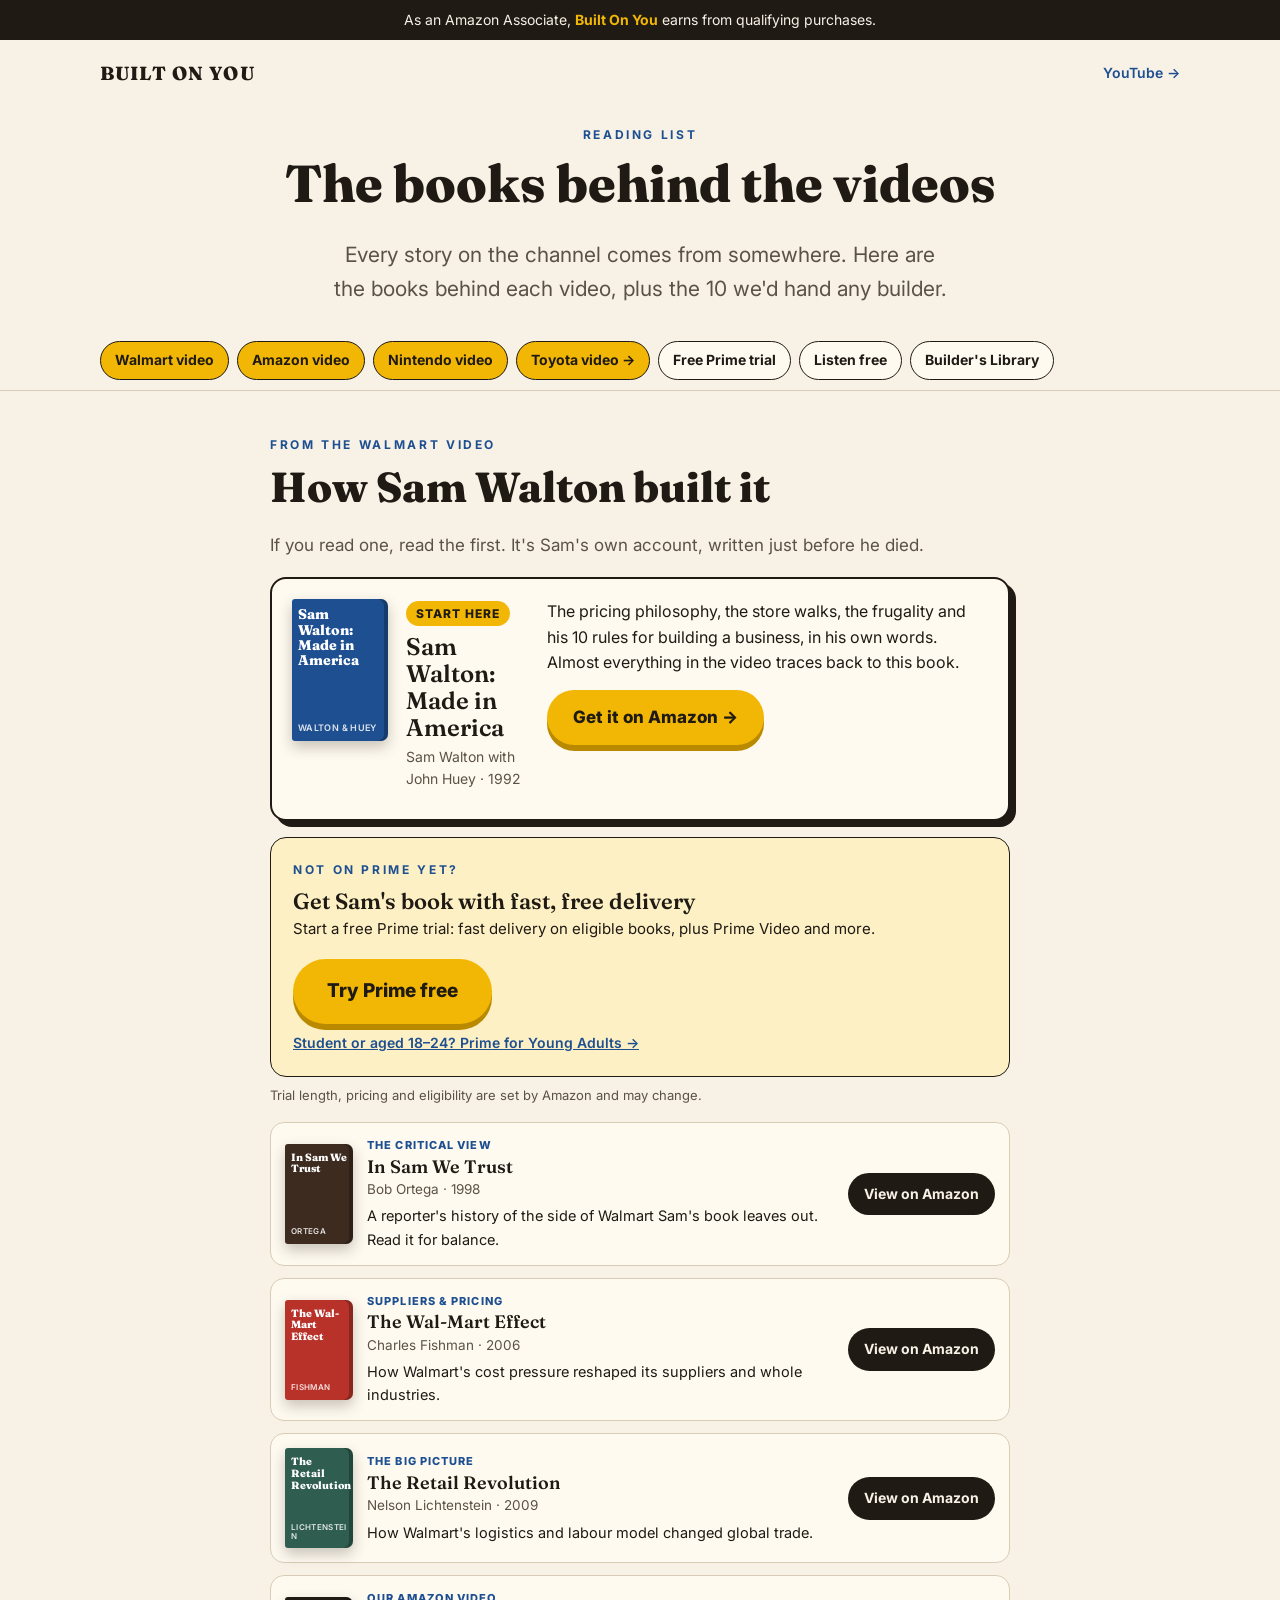
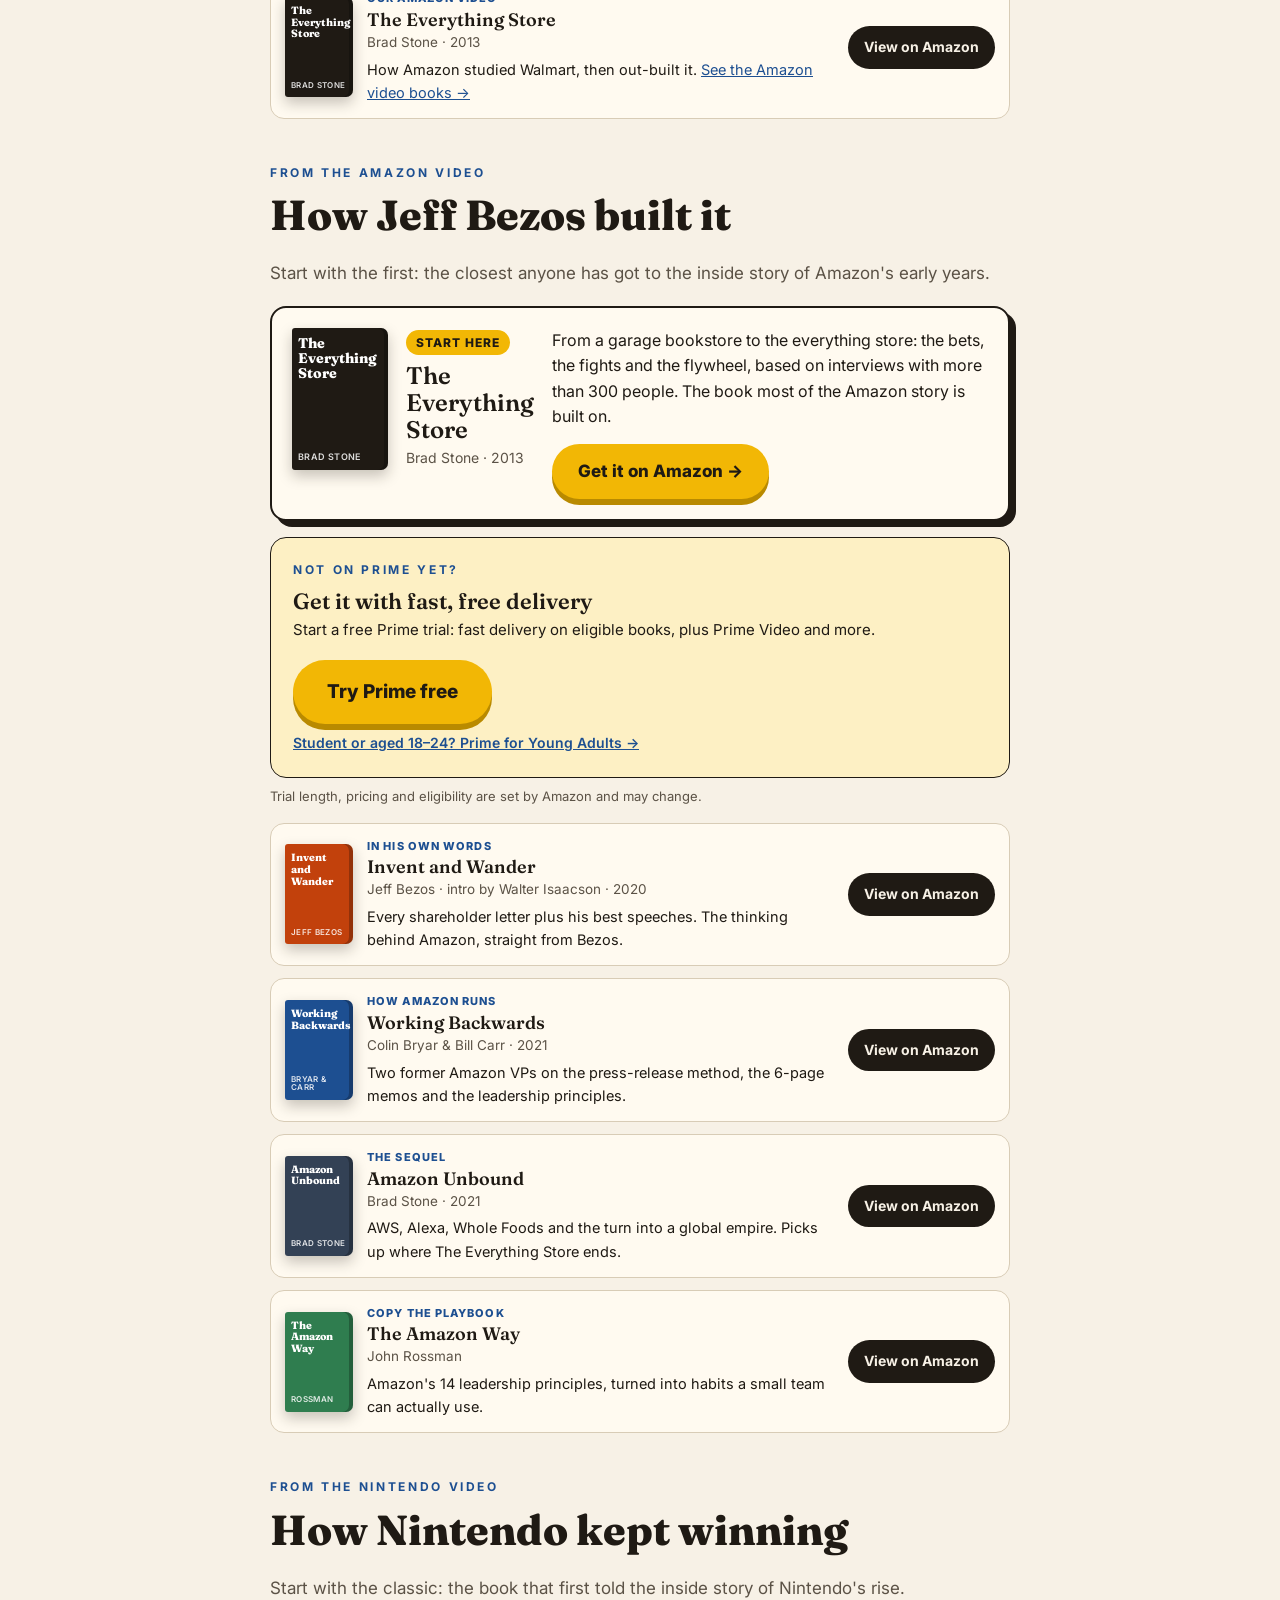
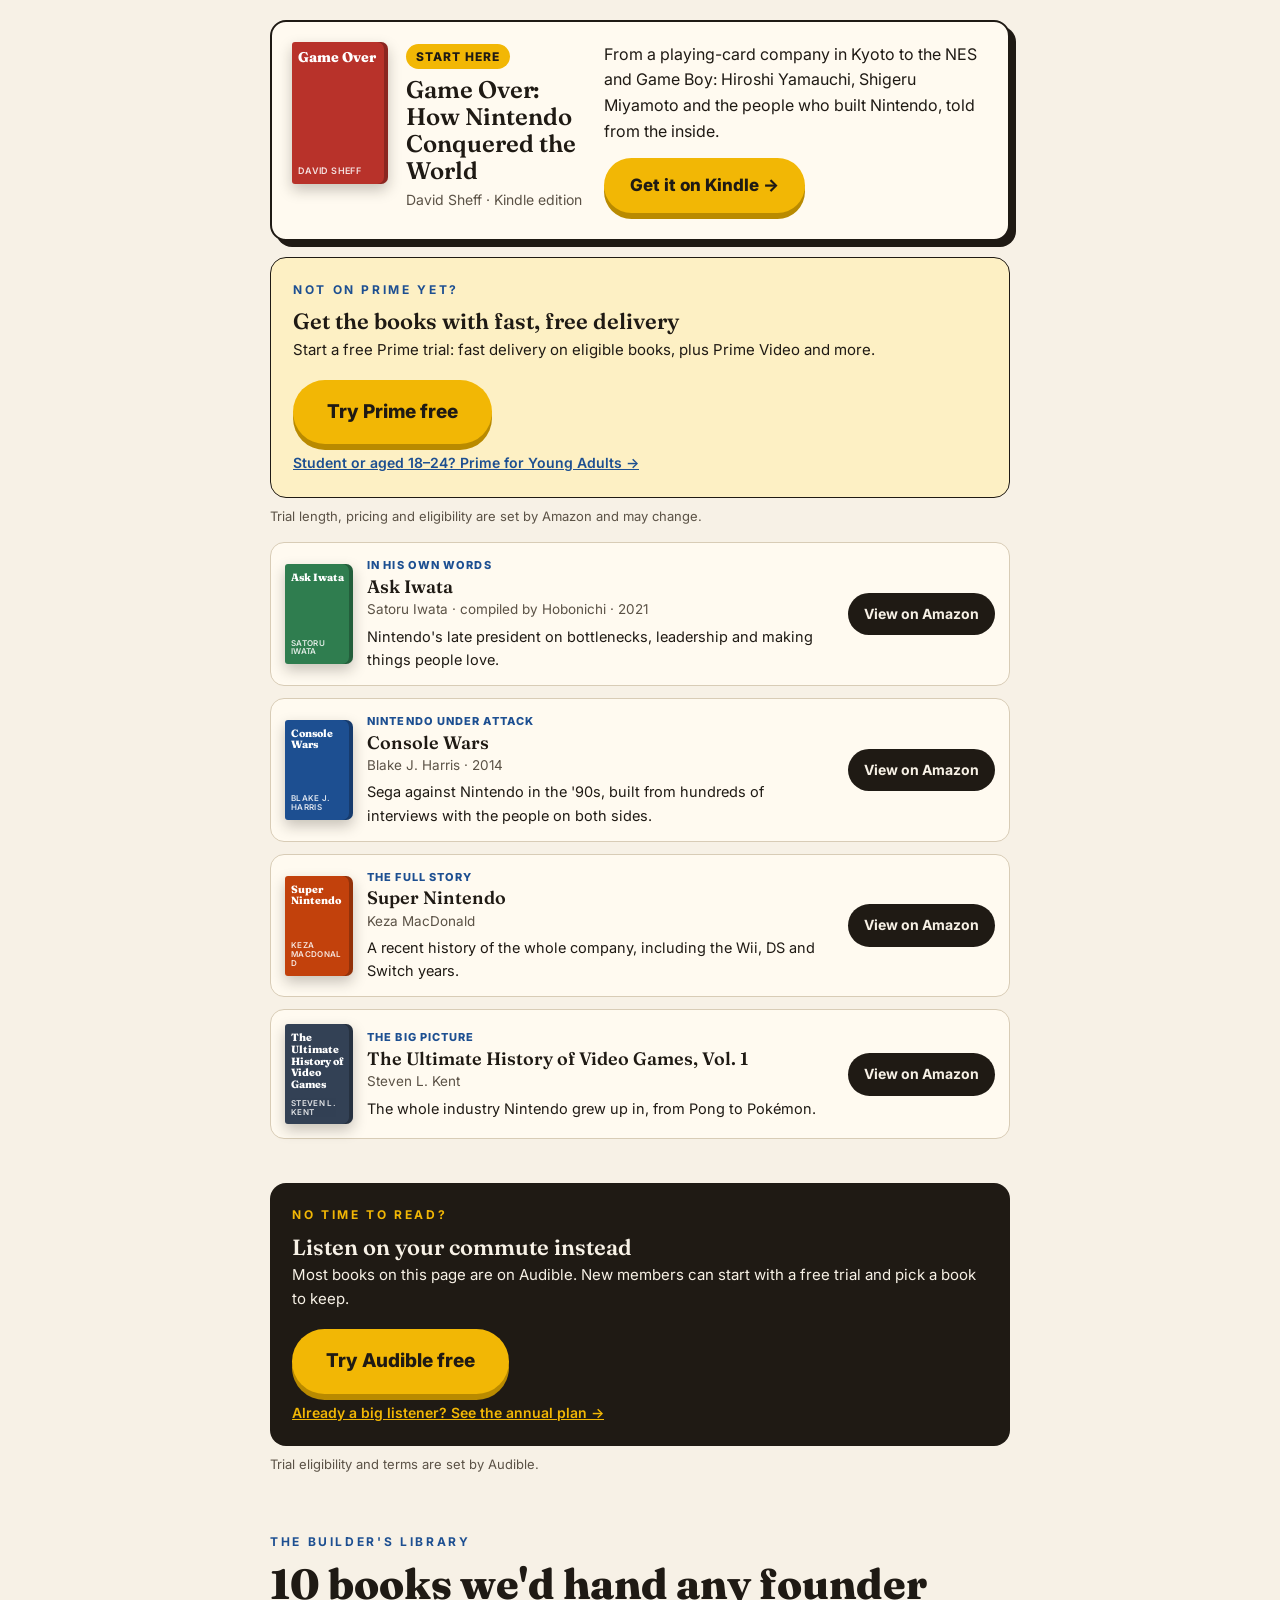
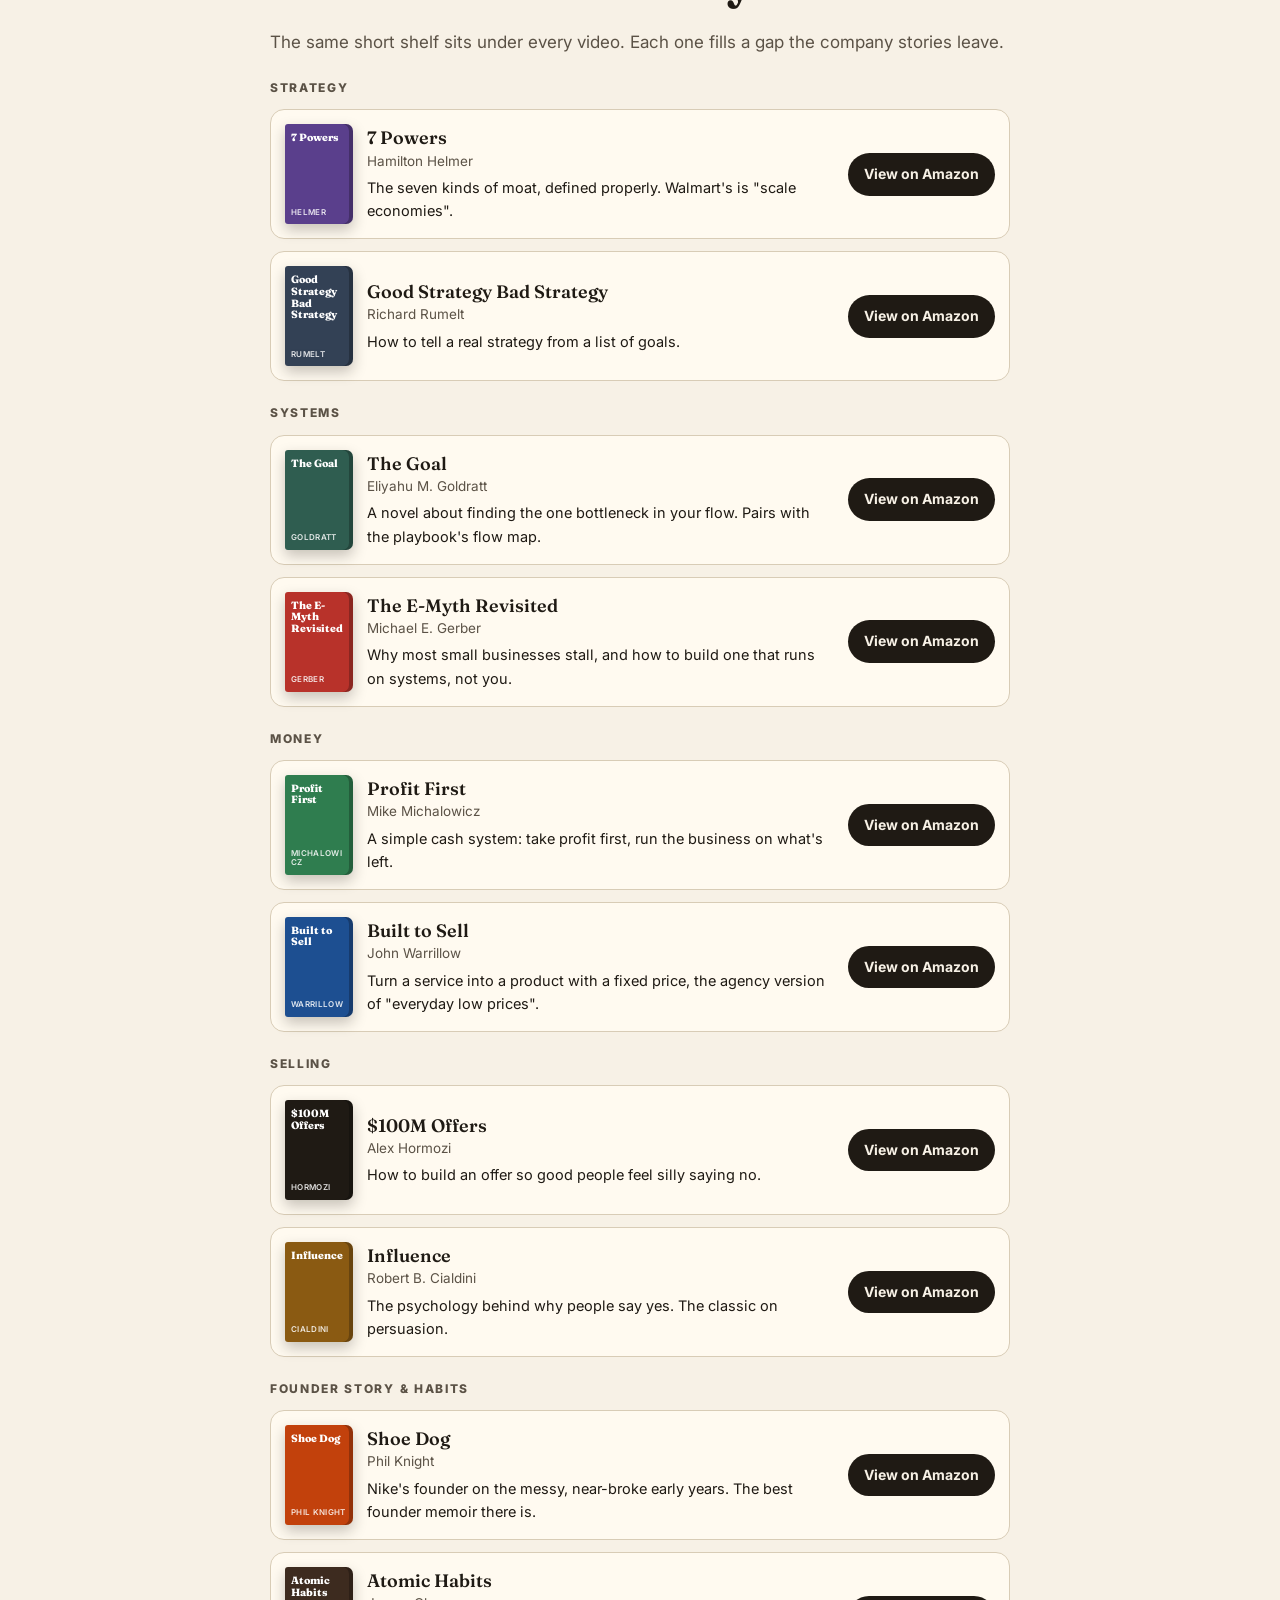
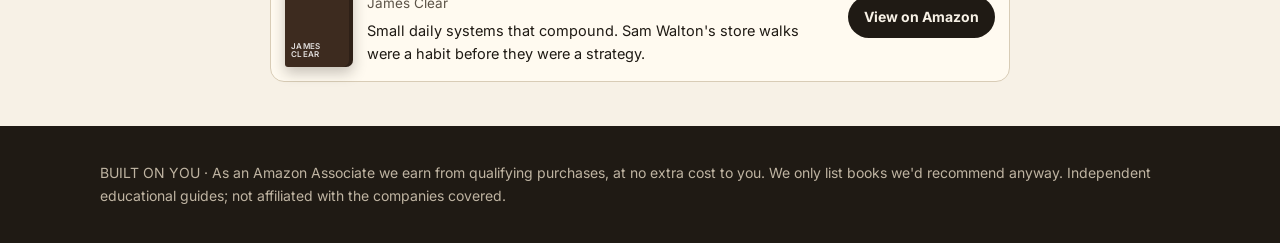
<file: index.html>
<!doctype html>
<html lang="en"><head><meta charset="utf-8">
<meta name="viewport" content="width=device-width,initial-scale=1">
<title>Built On You — Reading List</title>
<meta name="robots" content="noindex">
<link rel="canonical" href="https://builtonyou.github.io/ebook/reading-list/">
<meta http-equiv="refresh" content="0; url=reading-list/">
<script>location.replace("reading-list/");</script>
<style>body{margin:0;background:#f7f1e6;color:#1f1a14;font:17px/1.6 Inter,Arial,sans-serif;display:grid;place-items:center;min-height:100vh;text-align:center;padding:16px}a{color:#1d4f91;font-weight:700}</style>
</head><body><p>Taking you to the reading list…<br><a href="reading-list/">Continue →</a></p></body></html>
</file>
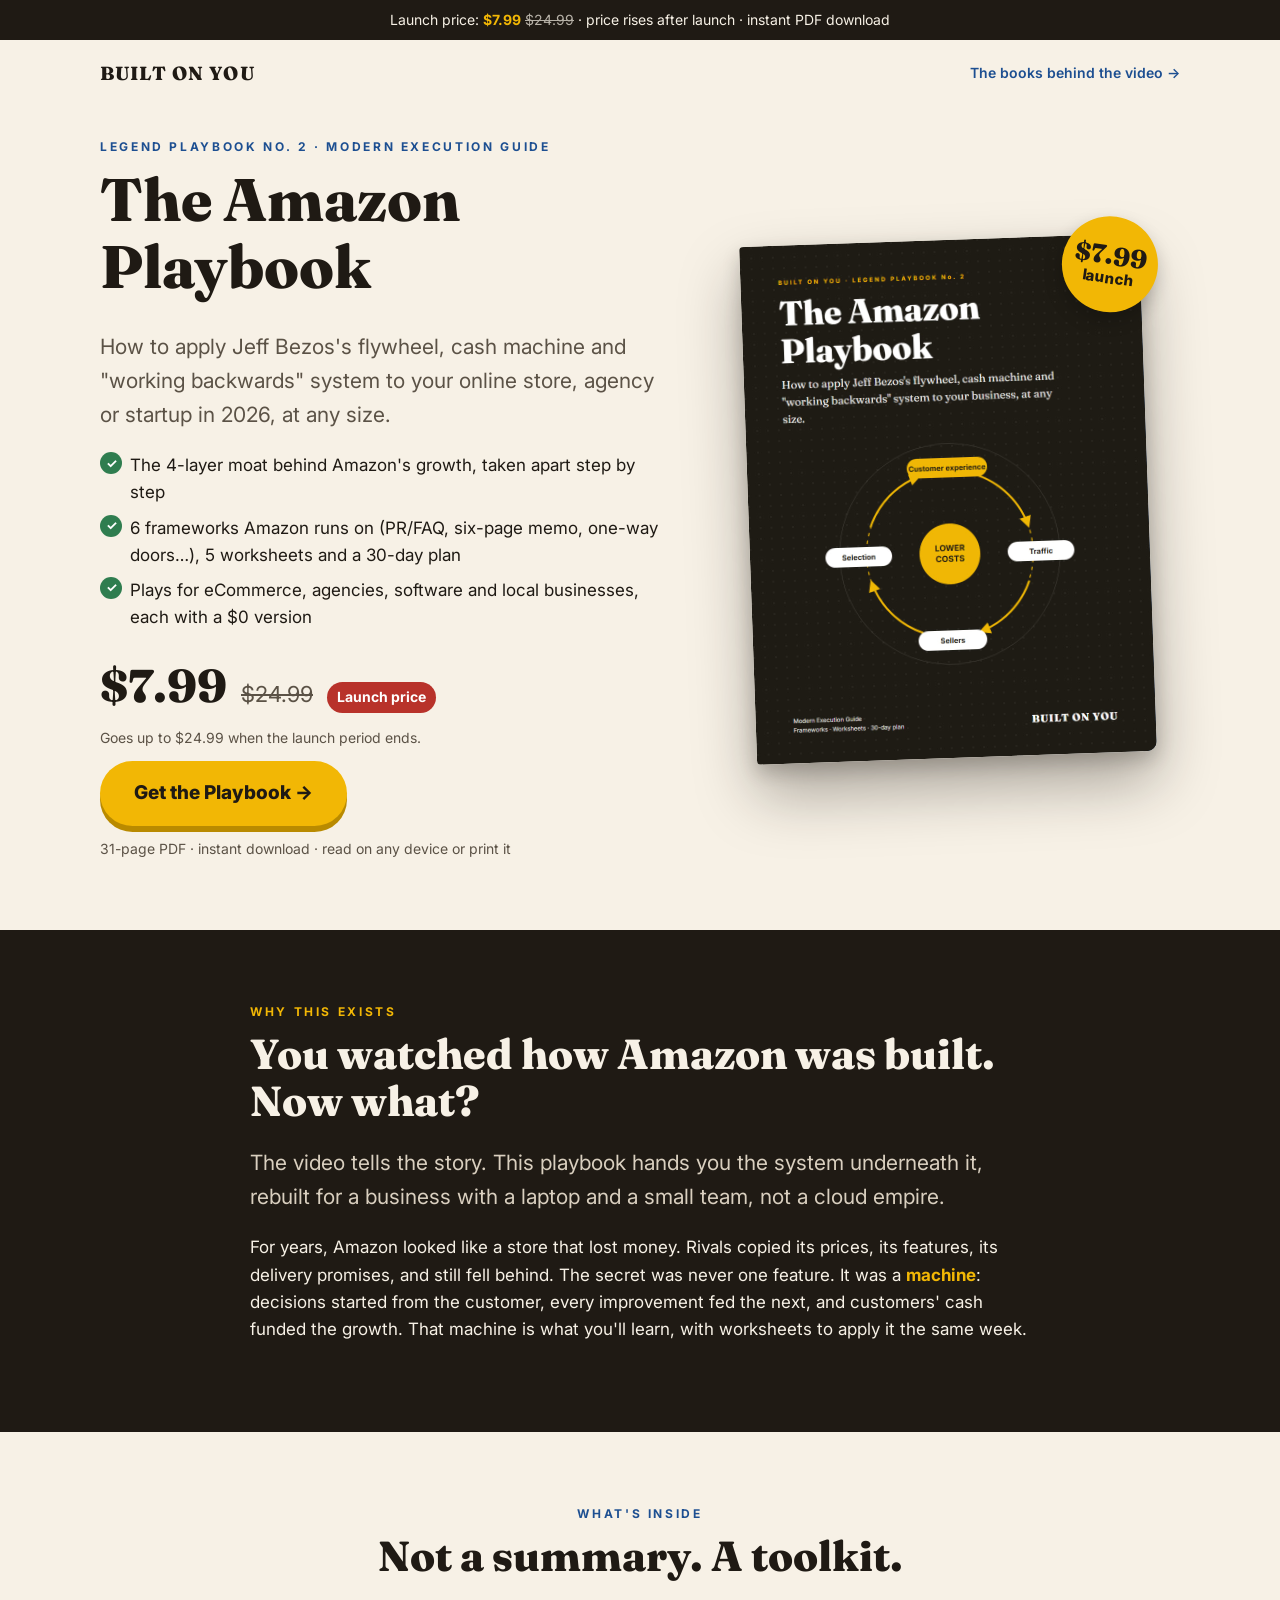
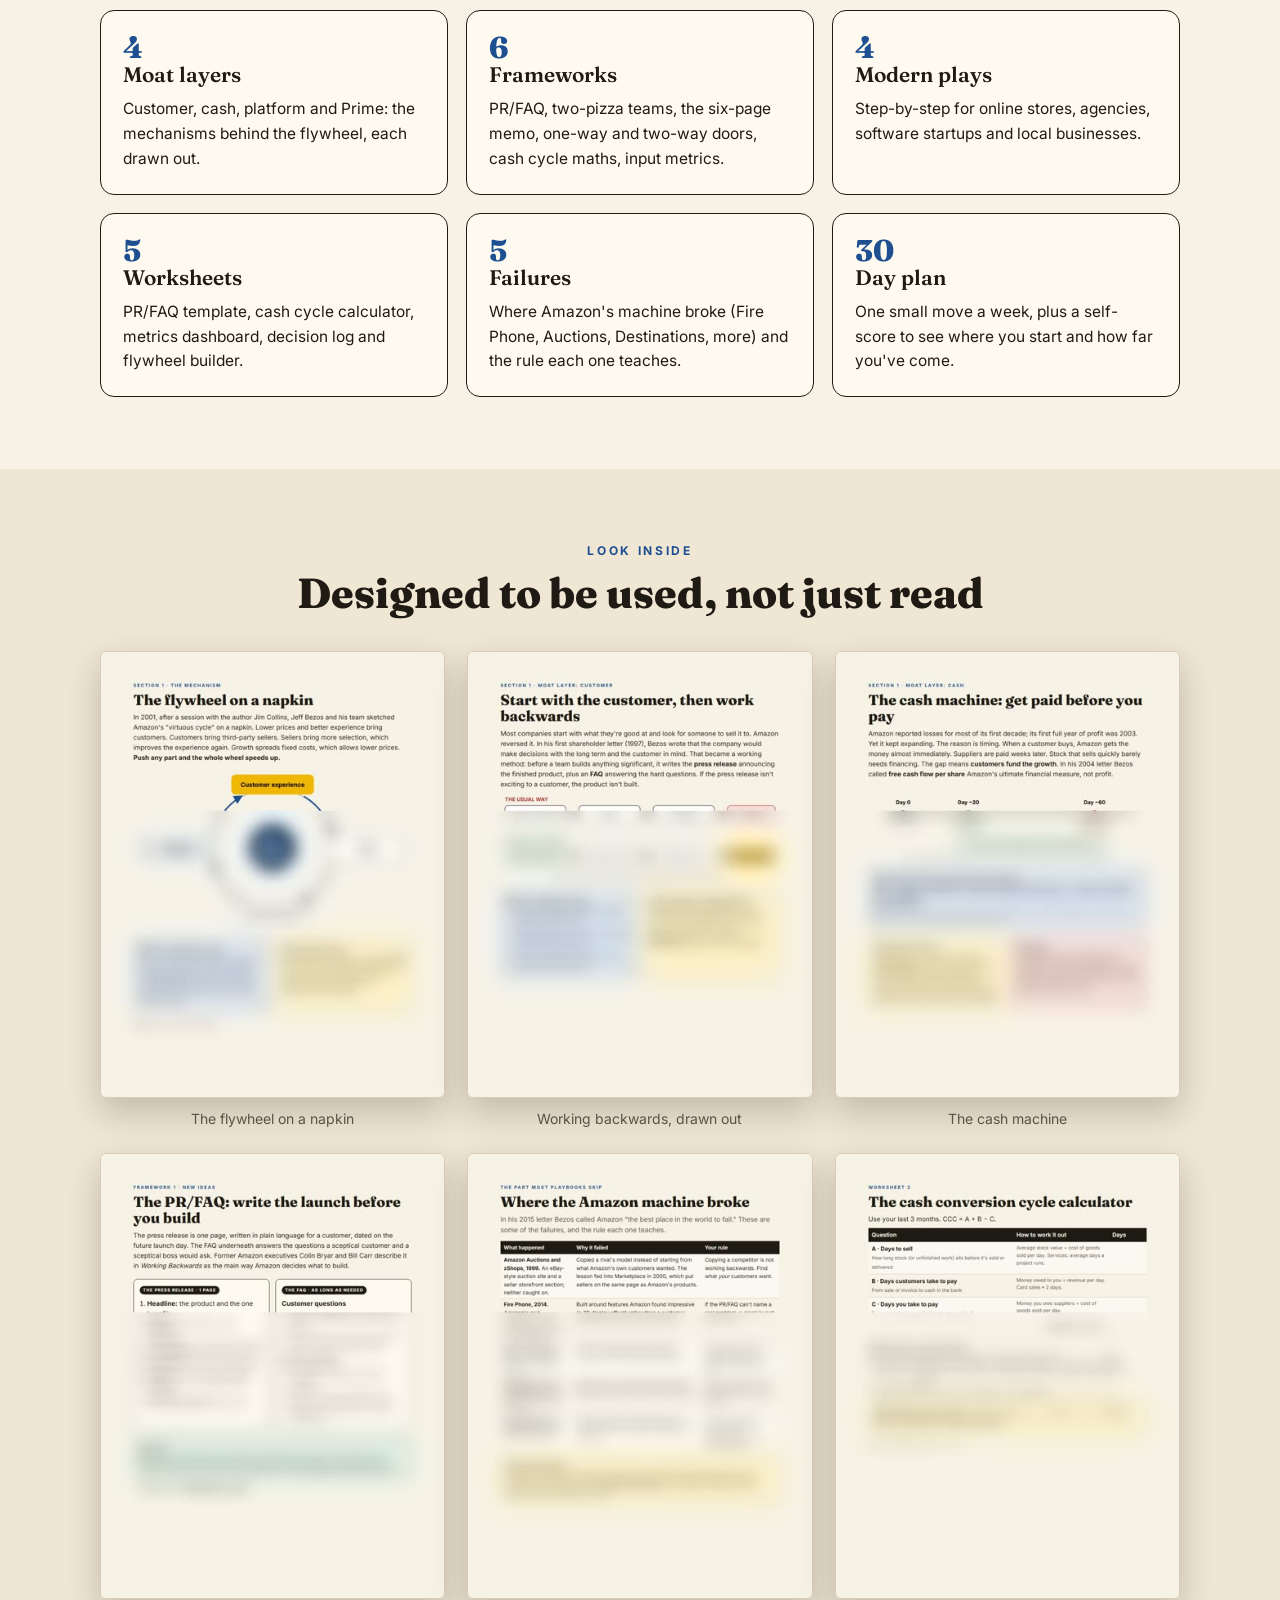
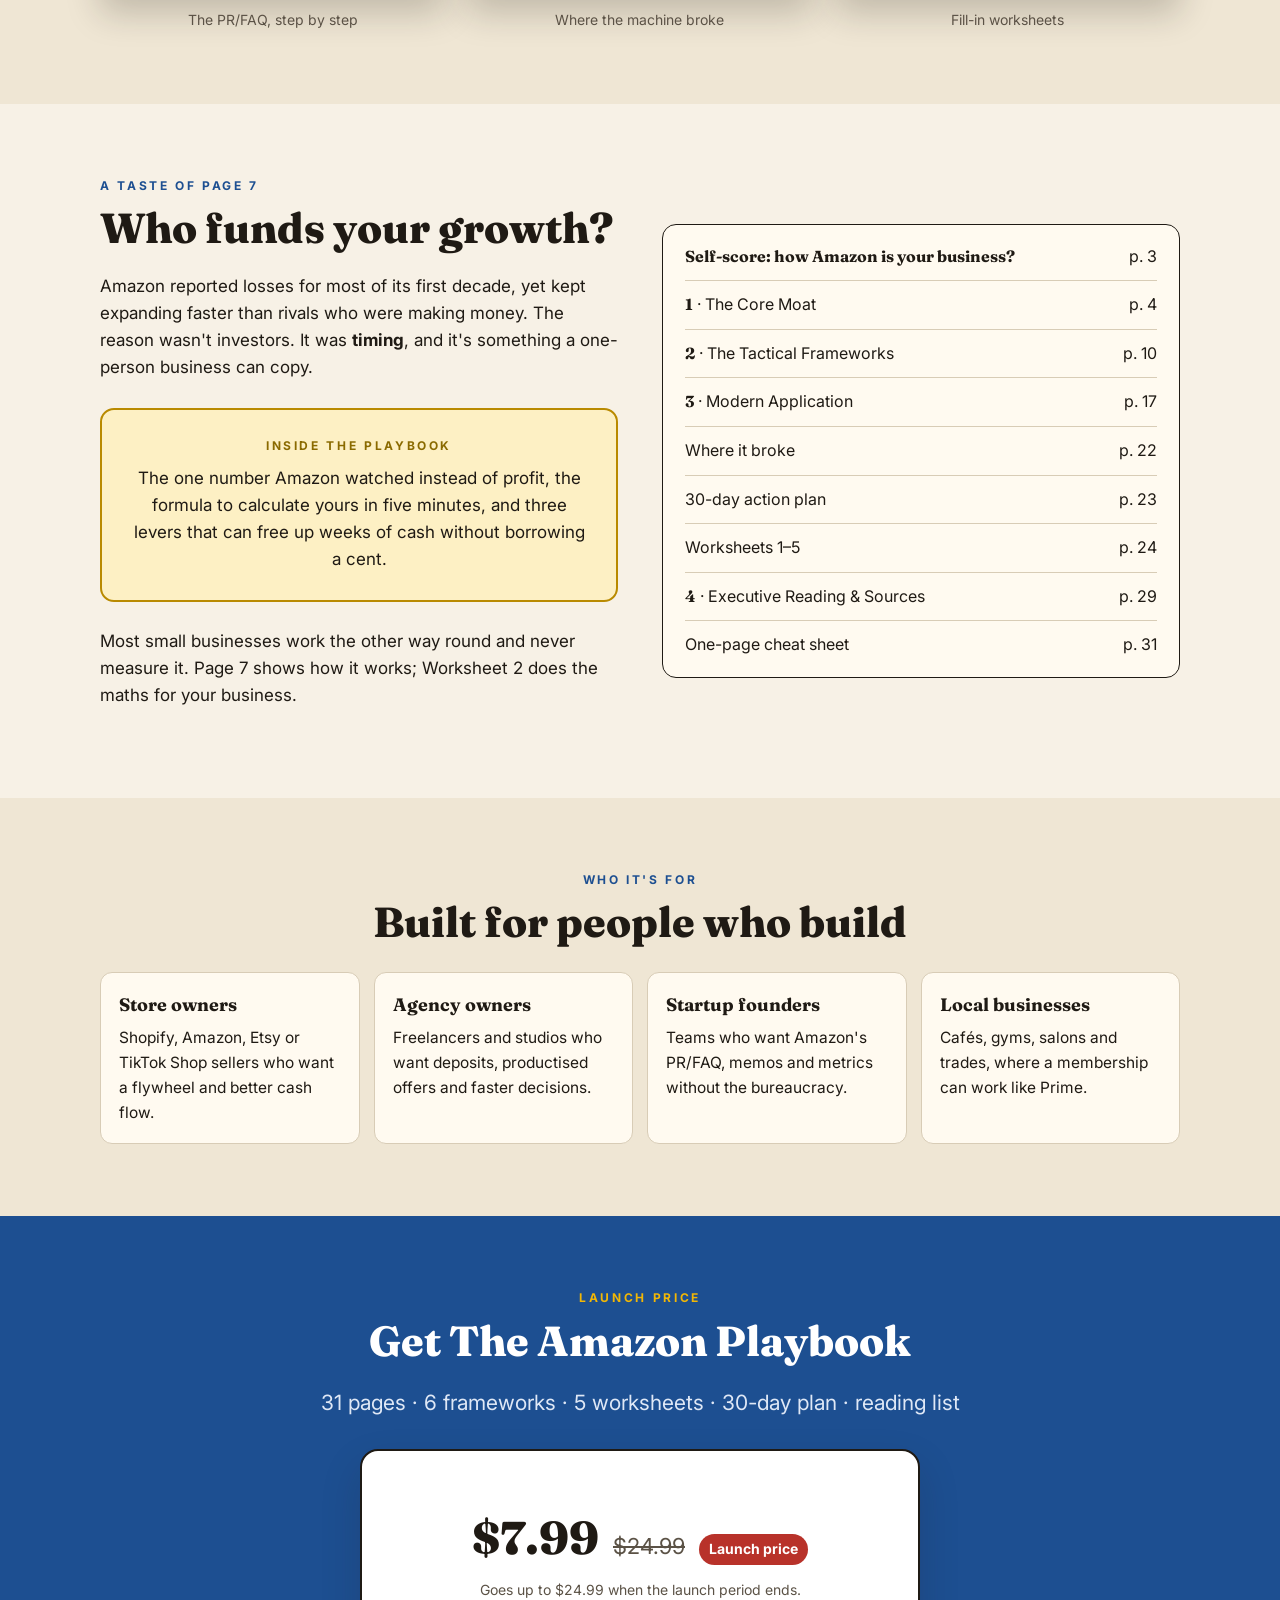
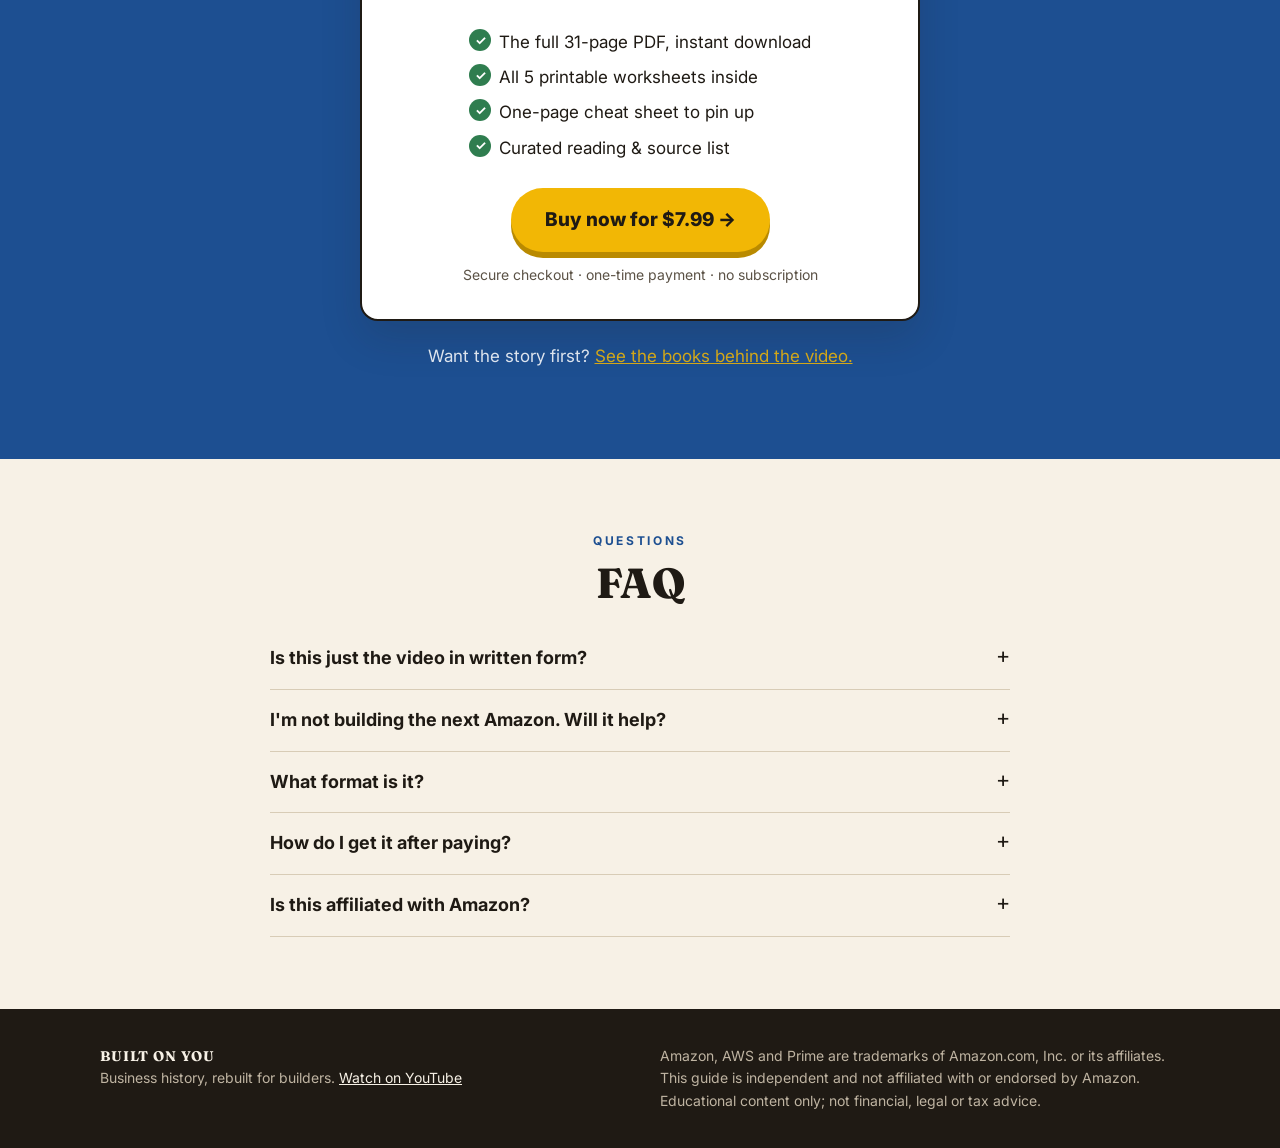
<file: amazon-playbook/index.html>
<!doctype html>
<html lang="en">
<head>
<meta charset="utf-8">
<meta name="viewport" content="width=device-width,initial-scale=1">
<title>The Amazon Playbook — Built On You</title>
<meta name="description" content="How to apply Jeff Bezos's flywheel, cash machine and working-backwards system to your business. 31-page guide with frameworks, worksheets and a 30-day plan.">
<meta property="og:title" content="The Amazon Playbook: Modern Execution Guide">
<meta property="og:description" content="Amazon's flywheel, cash machine and working-backwards system, rebuilt for online stores, agencies and startups in 2026.">
<meta property="og:image" content="https://builtonyou.github.io/ebook/assets/amazon/cover.jpg">
<link rel="preconnect" href="https://fonts.googleapis.com">
<link href="https://fonts.googleapis.com/css2?family=Fraunces:opsz,wght@9..144,600;9..144,800&family=Inter:wght@400;600;700;800&display=swap" rel="stylesheet">
<link rel="stylesheet" href="../assets/site.css">
<script>
  // ===== SETTINGS: paste your checkout link here =====
  window.BUY_URL = "https://checkout.dodopayments.com/buy/pdt_0NpmtInZgontFdIInCmn0?quantity=1&redirect_url=" + encodeURIComponent("https://builtonyou.github.io/ebook/thank-you/amazon/"); // Dodo LIVE checkout
</script>
<script data-goatcounter="https://builtonyou.goatcounter.com/count"
        async src="//gc.zgo.at/count.js"></script>
</head>
<body>

<div class="bar">Launch price: <b>$7.99</b> <s style="opacity:.7">$24.99</s> · price rises after launch · instant PDF download</div>

<div class="wrap"><nav><a class="logo" href="../reading-list/">BUILT ON YOU</a><a class="small" href="../reading-list/#amazon">The books behind the video →</a></nav></div>

<!-- HERO -->
<header class="hero">
  <div class="wrap hero-grid">
    <div>
      <div class="kicker">Legend Playbook No. 2 · Modern Execution Guide</div>
      <h1>The Amazon Playbook</h1>
      <p class="lead">How to apply Jeff Bezos's flywheel, cash machine and "working backwards" system to your online store, agency or startup in 2026, at any size.</p>
      <ul class="ticks">
        <li>The 4-layer moat behind Amazon's growth, taken apart step by step</li>
        <li>6 frameworks Amazon runs on (PR/FAQ, six-page memo, one-way doors…), 5 worksheets and a 30-day plan</li>
        <li>Plays for eCommerce, agencies, software and local businesses, each with a $0 version</li>
      </ul>
      <div class="price"><span class="now">$7.99</span><span class="was">$24.99</span><span class="save">Launch price</span></div>
      <div class="fine" style="margin:-2px 0 12px">Goes up to $24.99 when the launch period ends.</div>
      <a class="btn buy" href="#buy" data-goatcounter-click="amazon-playbook/buy-hero">Get the Playbook →</a>
      <div class="fine">31-page PDF · instant download · read on any device or print it</div>
    </div>
    <div class="book"><img src="../assets/amazon/cover.jpg" alt="The Amazon Playbook cover" width="816" height="1056"><div class="badge"><span>$7.99</span>launch</div></div>
  </div>
</header>

<!-- PROBLEM -->
<section class="ink">
  <div class="wrap" style="max-width:820px">
    <div class="kicker">Why this exists</div>
    <h2>You watched how Amazon was built. Now what?</h2>
    <p class="lead" style="color:#d9cfbf">The video tells the story. This playbook hands you the system underneath it, rebuilt for a business with a laptop and a small team, not a cloud empire.</p>
    <p>For years, Amazon looked like a store that lost money. Rivals copied its prices, its features, its delivery promises, and still fell behind. The secret was never one feature. It was a <b style="color:var(--spark)">machine</b>: decisions started from the customer, every improvement fed the next, and customers' cash funded the growth. That machine is what you'll learn, with worksheets to apply it the same week.</p>
  </div>
</section>

<!-- WHAT'S INSIDE -->
<section>
  <div class="wrap">
    <div class="center"><div class="kicker">What's inside</div><h2>Not a summary. A toolkit.</h2></div>
    <div class="cards">
      <div class="card"><div class="big">4</div><h3>Moat layers</h3><p>Customer, cash, platform and Prime: the mechanisms behind the flywheel, each drawn out.</p></div>
      <div class="card"><div class="big">6</div><h3>Frameworks</h3><p>PR/FAQ, two-pizza teams, the six-page memo, one-way and two-way doors, cash cycle maths, input metrics.</p></div>
      <div class="card"><div class="big">4</div><h3>Modern plays</h3><p>Step-by-step for online stores, agencies, software startups and local businesses.</p></div>
      <div class="card"><div class="big">5</div><h3>Worksheets</h3><p>PR/FAQ template, cash cycle calculator, metrics dashboard, decision log and flywheel builder.</p></div>
      <div class="card"><div class="big">5</div><h3>Failures</h3><p>Where Amazon's machine broke (Fire Phone, Auctions, Destinations, more) and the rule each one teaches.</p></div>
      <div class="card"><div class="big">30</div><h3>Day plan</h3><p>One small move a week, plus a self-score to see where you start and how far you've come.</p></div>
    </div>
  </div>
</section>

<!-- GALLERY -->
<section style="background:var(--paper2)">
  <div class="wrap">
    <div class="center"><div class="kicker">Look inside</div><h2>Designed to be used, not just read</h2></div>
    <div class="gallery">
      <figure><img src="../assets/amazon/flywheel.jpg" alt="The flywheel page" loading="lazy"><figcaption>The flywheel on a napkin</figcaption></figure>
      <figure><img src="../assets/amazon/backwards.jpg" alt="Working backwards page" loading="lazy"><figcaption>Working backwards, drawn out</figcaption></figure>
      <figure><img src="../assets/amazon/cash.jpg" alt="Cash machine page" loading="lazy"><figcaption>The cash machine</figcaption></figure>
      <figure><img src="../assets/amazon/prfaq.jpg" alt="PR/FAQ page" loading="lazy"><figcaption>The PR/FAQ, step by step</figcaption></figure>
      <figure><img src="../assets/amazon/broke.jpg" alt="Where it broke page" loading="lazy"><figcaption>Where the machine broke</figcaption></figure>
      <figure><img src="../assets/amazon/worksheet.jpg" alt="Worksheet page" loading="lazy"><figcaption>Fill-in worksheets</figcaption></figure>
    </div>
  </div>
</section>

<!-- SAMPLE -->
<section>
  <div class="wrap split">
    <div>
      <div class="kicker">A taste of page 7</div>
      <h2>Who funds your growth?</h2>
      <p>Amazon reported losses for most of its first decade, yet kept expanding faster than rivals who were making money. The reason wasn't investors. It was <b>timing</b>, and it's something a one-person business can copy.</p>
      <div class="formula"><div class="kicker" style="color:#8a6a00">Inside the playbook</div><p style="margin:0">The one number Amazon watched instead of profit, the formula to calculate yours in five minutes, and three levers that can free up weeks of cash without borrowing a cent.</p></div>
      <p>Most small businesses work the other way round and never measure it. Page 7 shows how it works; Worksheet 2 does the maths for your business.</p>
    </div>
    <div class="toc">
      <div><b>Self-score: how Amazon is your business?</b><span>p. 3</span></div>
      <div><span><b>1</b> · The Core Moat</span><span>p. 4</span></div>
      <div><span><b>2</b> · The Tactical Frameworks</span><span>p. 10</span></div>
      <div><span><b>3</b> · Modern Application</span><span>p. 17</span></div>
      <div><span>Where it broke</span><span>p. 22</span></div>
      <div><span>30-day action plan</span><span>p. 23</span></div>
      <div><span>Worksheets 1–5</span><span>p. 24</span></div>
      <div><span><b>4</b> · Executive Reading &amp; Sources</span><span>p. 29</span></div>
      <div><span>One-page cheat sheet</span><span>p. 31</span></div>
    </div>
  </div>
</section>

<!-- WHO -->
<section style="background:var(--paper2)">
  <div class="wrap">
    <div class="center"><div class="kicker">Who it's for</div><h2>Built for people who build</h2></div>
    <div class="who">
      <div><b>Store owners</b>Shopify, Amazon, Etsy or TikTok Shop sellers who want a flywheel and better cash flow.</div>
      <div><b>Agency owners</b>Freelancers and studios who want deposits, productised offers and faster decisions.</div>
      <div><b>Startup founders</b>Teams who want Amazon's PR/FAQ, memos and metrics without the bureaucracy.</div>
      <div><b>Local businesses</b>Cafés, gyms, salons and trades, where a membership can work like Prime.</div>
    </div>
  </div>
</section>

<!-- BUY -->
<section class="dark" id="buy">
  <div class="wrap center">
    <div class="kicker">Launch price</div>
    <h2>Get The Amazon Playbook</h2>
    <p class="lead">31 pages · 6 frameworks · 5 worksheets · 30-day plan · reading list</p>
    <div class="buybox" style="color:var(--ink)">
      <div class="price" style="justify-content:center"><span class="now">$7.99</span><span class="was">$24.99</span><span class="save">Launch price</span></div>
      <div class="fine" style="margin:-2px 0 10px">Goes up to $24.99 when the launch period ends.</div>
      <ul class="ticks" style="text-align:left;display:inline-block">
        <li>The full 31-page PDF, instant download</li>
        <li>All 5 printable worksheets inside</li>
        <li>One-page cheat sheet to pin up</li>
        <li>Curated reading &amp; source list</li>
      </ul><br>
      <a class="btn buy" href="#buy" data-goatcounter-click="amazon-playbook/buy-bottom">Buy now for $7.99 →</a>
      <div class="fine">Secure checkout · one-time payment · no subscription</div>
    </div>
    <p style="margin-top:22px;opacity:.85">Want the story first? <a href="../reading-list/#amazon" style="color:var(--spark)">See the books behind the video.</a></p>
  </div>
</section>

<!-- FAQ -->
<section>
  <div class="wrap faq" style="max-width:780px">
    <div class="center"><div class="kicker">Questions</div><h2>FAQ</h2></div>
    <details><summary>Is this just the video in written form?</summary><p>No. The video tells Amazon's story. The playbook skips the story and gives you the systems behind it (the flywheel, cash cycle, PR/FAQ, memos, decision rules, metrics) plus worksheets and plays to apply them to your own business.</p></details>
    <details><summary>I'm not building the next Amazon. Will it help?</summary><p>Yes. Section 3 translates every idea for online stores, agencies, software startups and local businesses, and each play has a version you can start for close to $0.</p></details>
    <details><summary>What format is it?</summary><p>A 31-page PDF in US Letter size. It reads well on a laptop, tablet or phone, and the worksheets are designed to be printed or copied into a doc.</p></details>
    <details><summary>How do I get it after paying?</summary><p>The download appears on screen as soon as your payment goes through, and the link is emailed to you too.</p></details>
    <details><summary>Is this affiliated with Amazon?</summary><p>No. It's an independent educational guide by Built On You, based on published books, Amazon's shareholder letters and public history.</p></details>
  </div>
</section>

<footer>
  <div class="wrap" style="display:flex;justify-content:space-between;gap:20px;flex-wrap:wrap">
    <div><b style="color:var(--paper);font-family:Fraunces,serif;letter-spacing:.06em">BUILT ON YOU</b><br>Business history, rebuilt for builders. <a href="https://www.youtube.com/@builtonyou">Watch on YouTube</a></div>
    <div style="max-width:520px">Amazon, AWS and Prime are trademarks of Amazon.com, Inc. or its affiliates. This guide is independent and not affiliated with or endorsed by Amazon. Educational content only; not financial, legal or tax advice.</div>
  </div>
</footer>

<script>
  document.querySelectorAll("a.buy").forEach(function (a) {
    if (window.BUY_URL && window.BUY_URL !== "#buy") { a.href = window.BUY_URL; }
  });
</script>
</body>
</html>
</file>
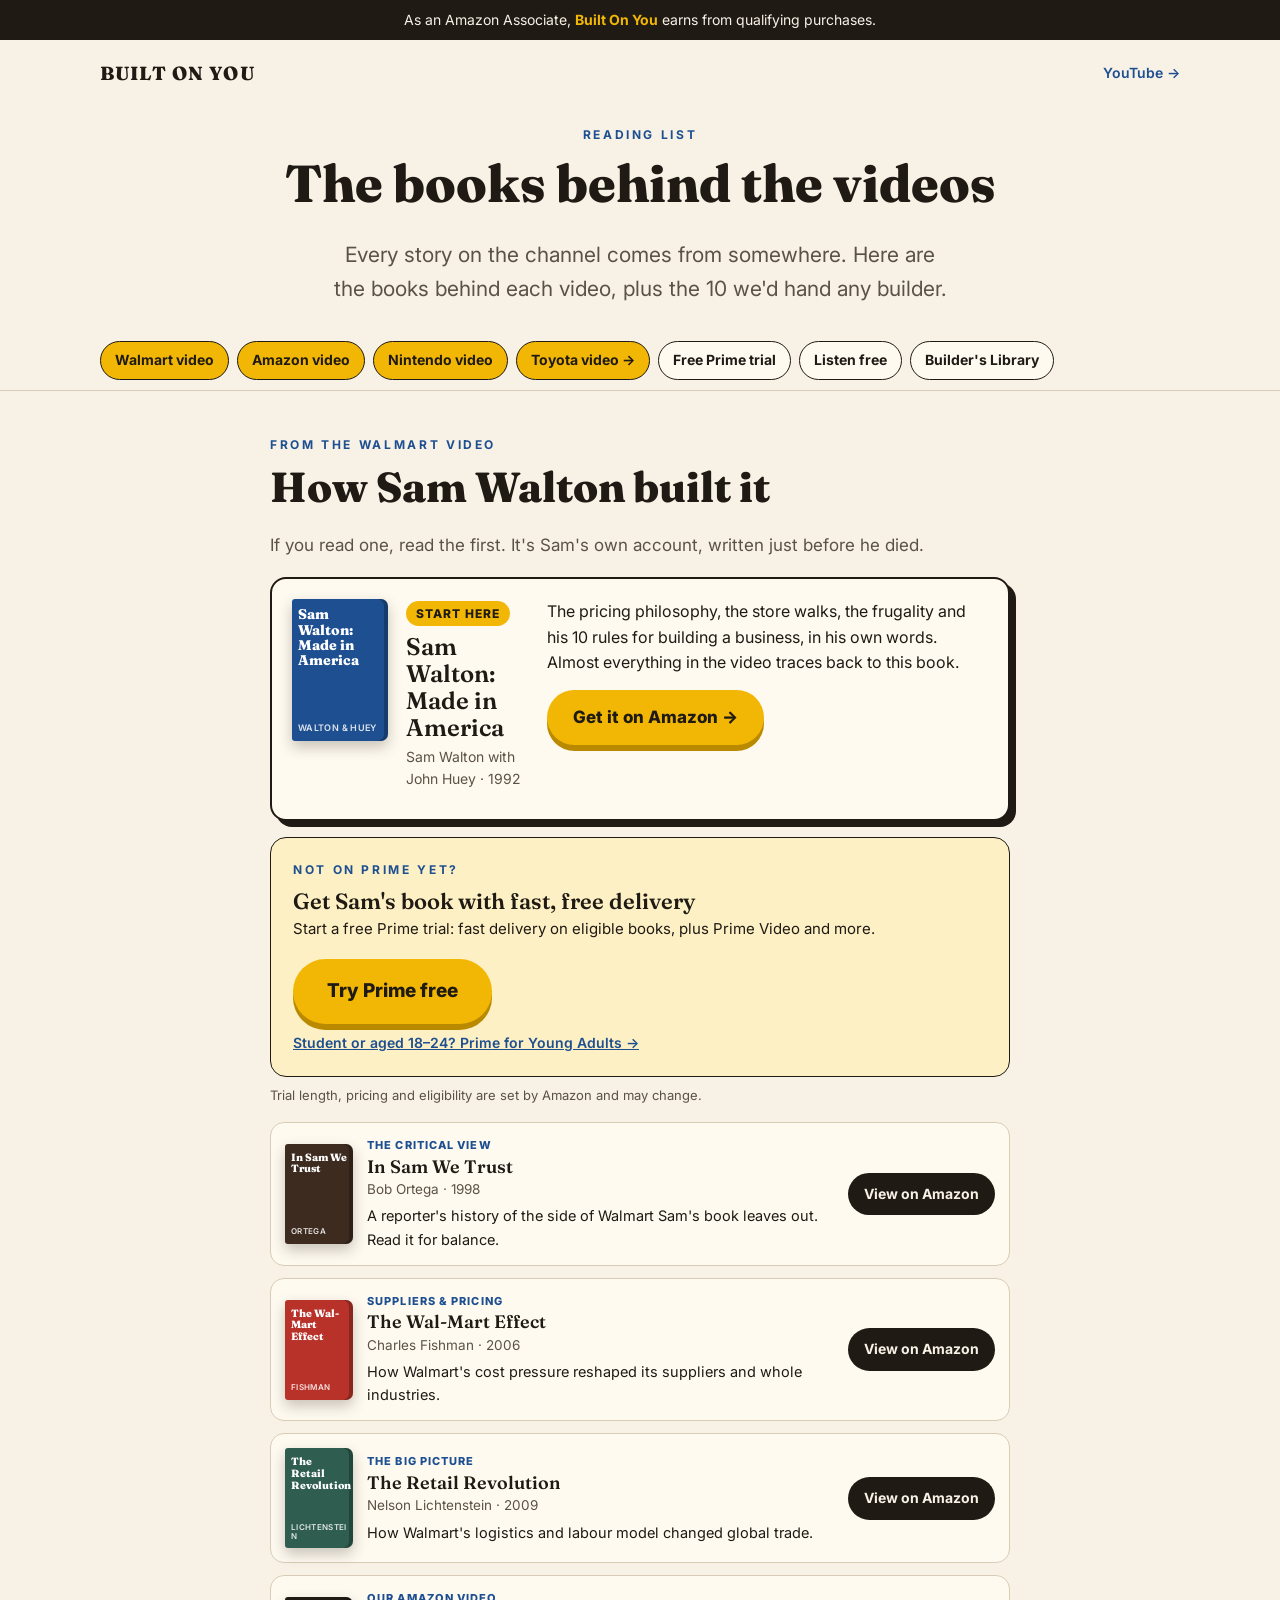
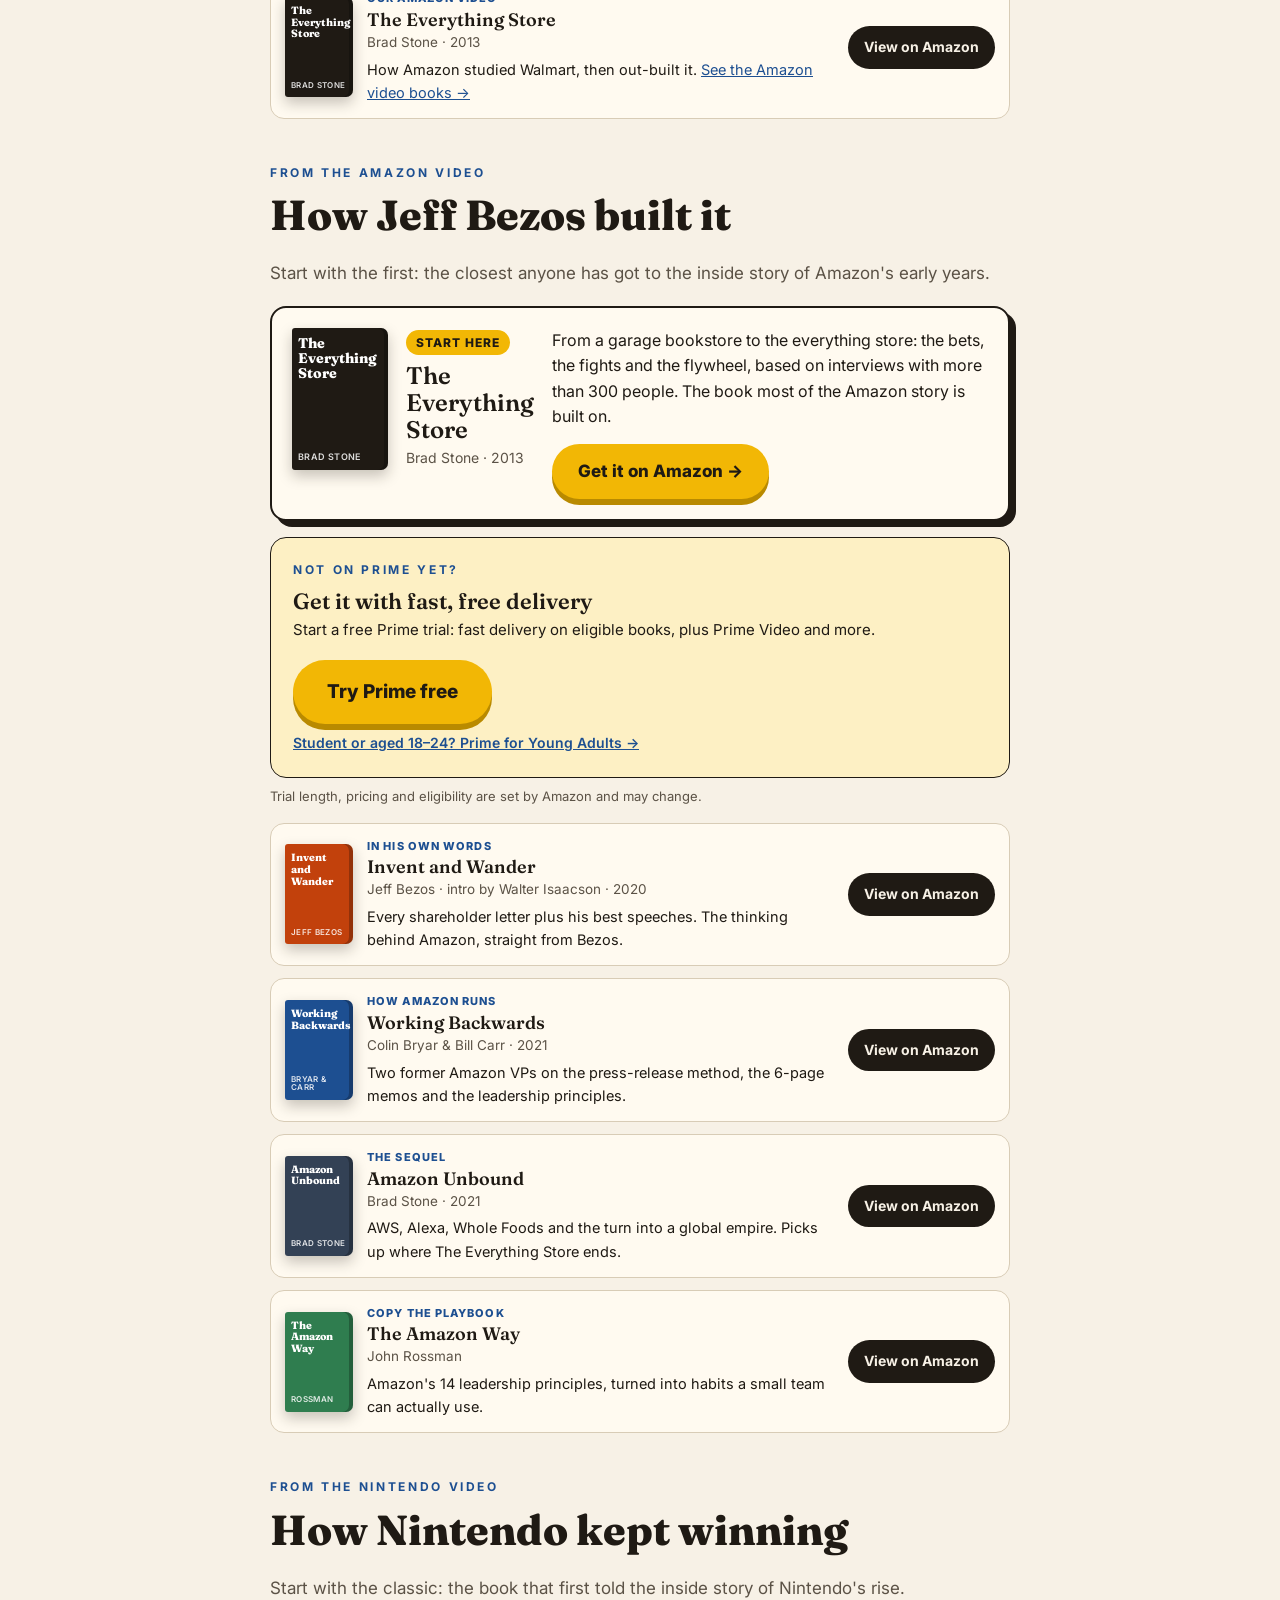
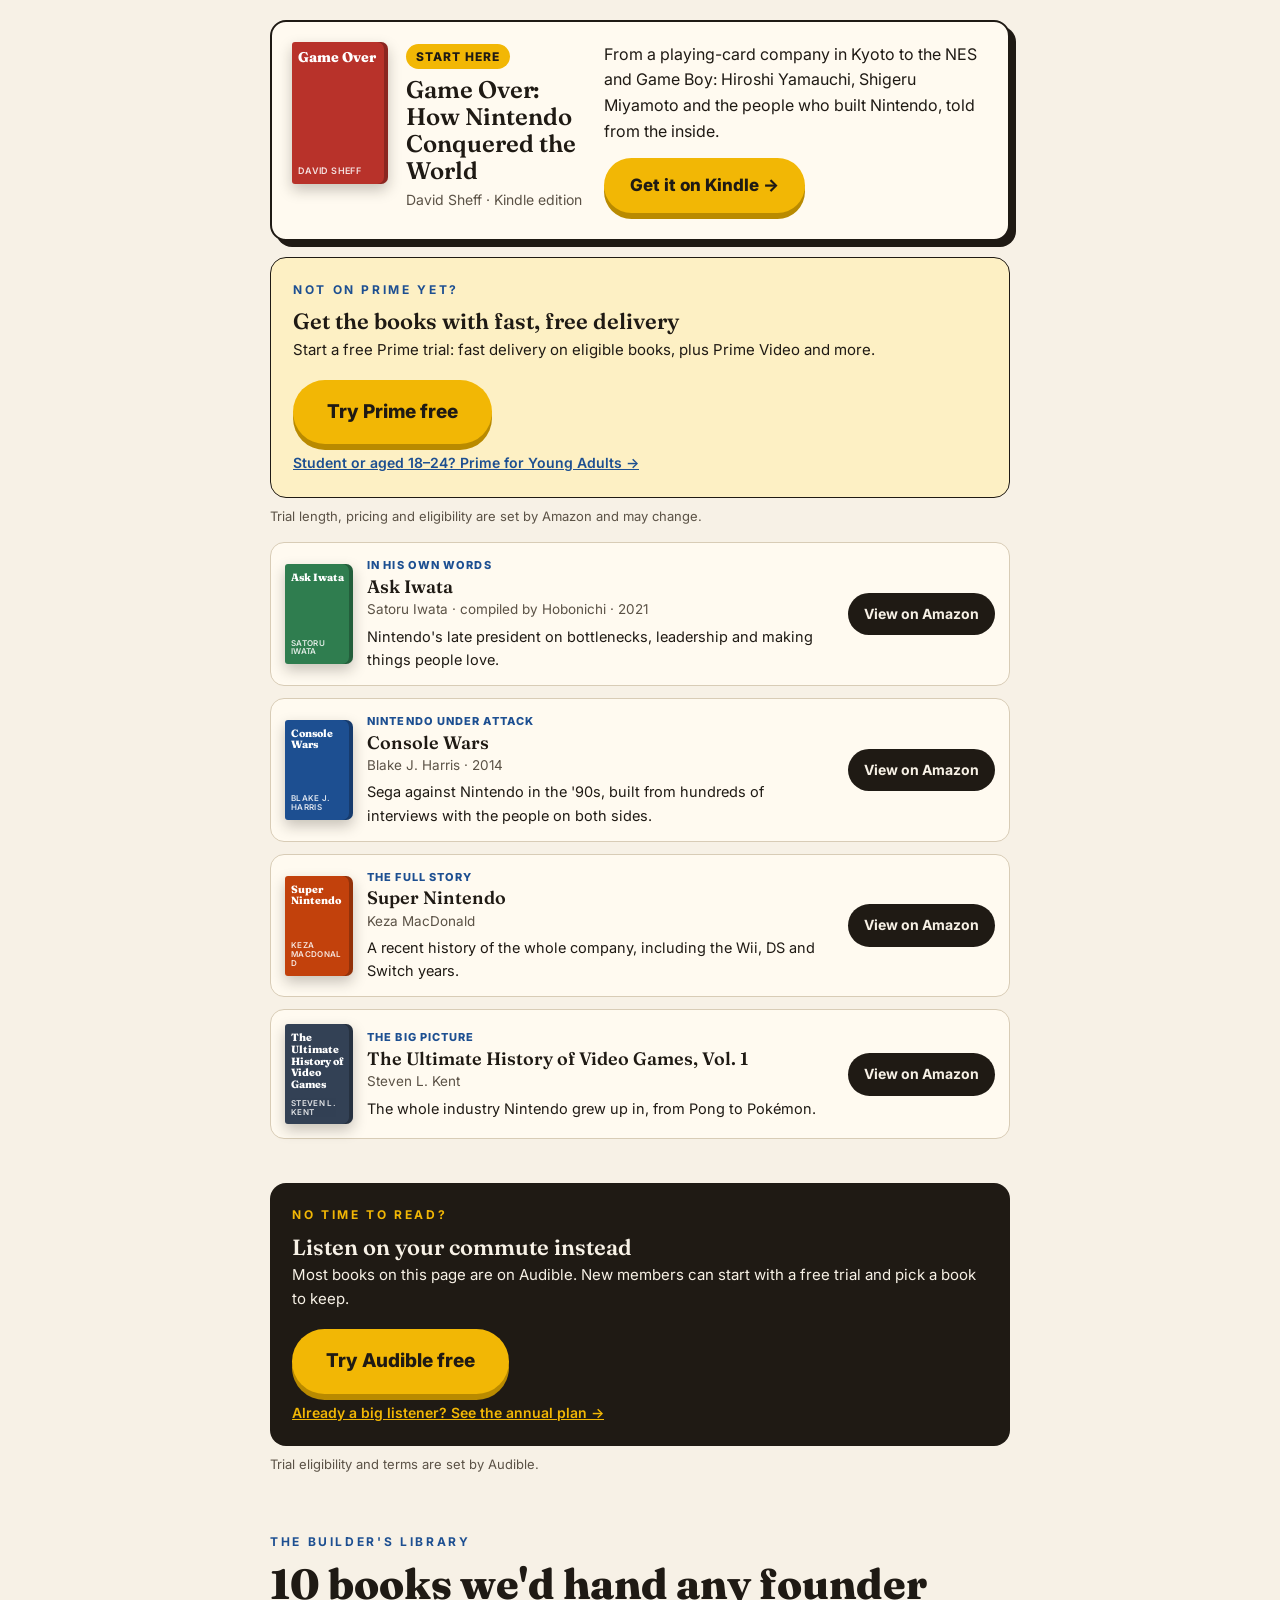
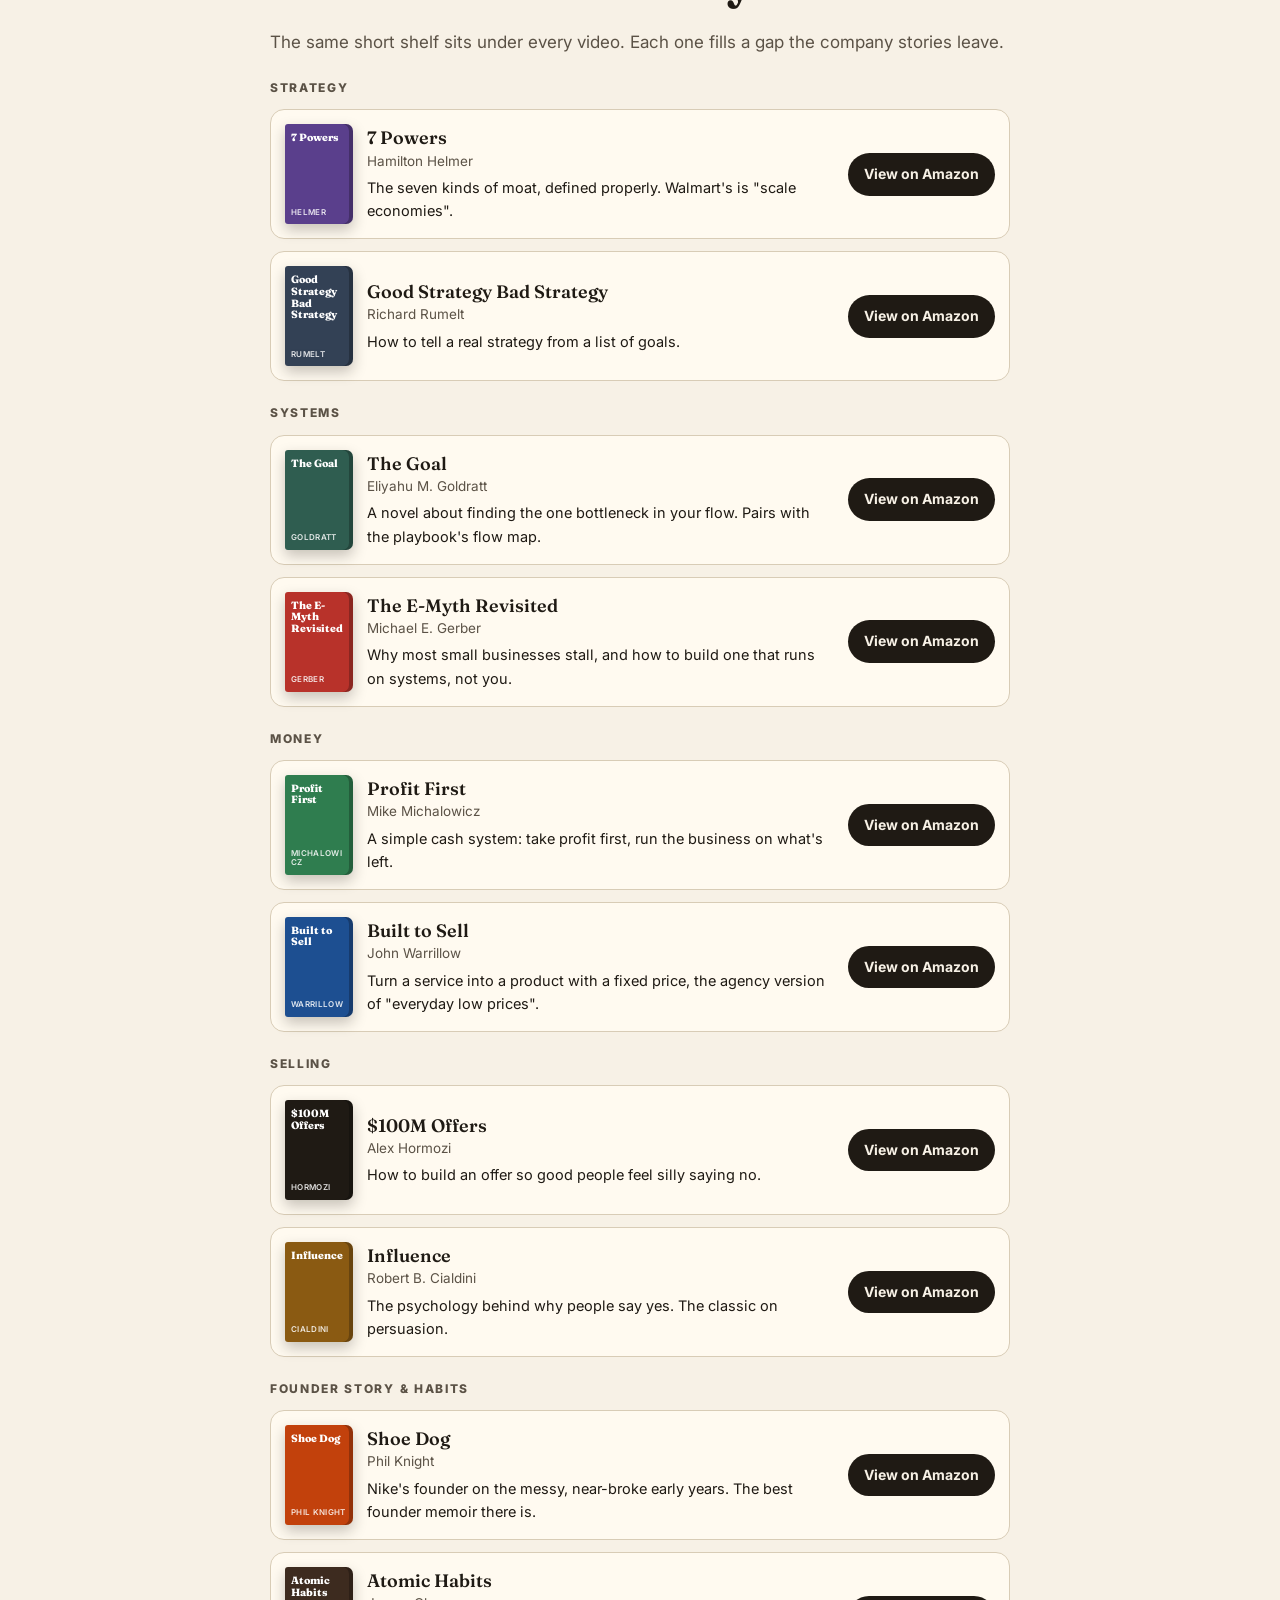
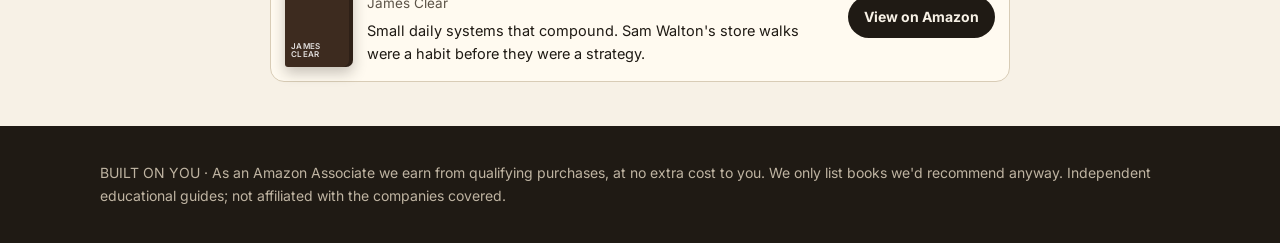
<file: reading-list/index.html>
<!doctype html>
<html lang="en">
<head>
<meta charset="utf-8">
<meta name="viewport" content="width=device-width,initial-scale=1">
<title>Built On You — Reading List</title>
<meta name="description" content="The books behind every Built On You video: the founders' own stories, plus a 10-book library for builders.">
<meta property="og:title" content="The books behind the videos — Built On You">
<meta property="og:description" content="The founders' own stories, plus a 10-book library for builders.">
<link rel="preconnect" href="https://fonts.googleapis.com">
<link href="https://fonts.googleapis.com/css2?family=Fraunces:opsz,wght@9..144,600;9..144,800&family=Inter:wght@400;600;700;800&display=swap" rel="stylesheet">
<link rel="stylesheet" href="../assets/site.css">
<link rel="stylesheet" href="../assets/books.css">
<script data-goatcounter="https://builtonyou.goatcounter.com/count"
        async src="//gc.zgo.at/count.js"></script>
</head>
<body>
<div class="bar">As an Amazon Associate, <b>Built On You</b> earns from qualifying purchases.</div>
<div class="wrap"><nav><a class="logo" href="../">BUILT ON YOU</a><a class="small" href="https://www.youtube.com/@builtonyou">YouTube →</a></nav></div>

<header class="rl-hero">
  <div class="wrap">
    <div class="kicker">Reading list</div>
    <h1>The books behind the videos</h1>
    <p class="lead">Every story on the channel comes from somewhere. Here are the books behind each video, plus the 10 we'd hand any builder.</p>
  </div>
</header>

<div class="jump"><div class="wrap">
  <a class="hot" href="#walmart">Walmart video</a>
  <a class="hot" href="#amazon">Amazon video</a>
  <a class="hot" href="#nintendo">Nintendo video</a>
  <a class="hot" href="../toyota/">Toyota video →</a>
  <a href="#prime">Free Prime trial</a>
  <a href="#listen">Listen free</a>
  <a href="#library">Builder&#39;s Library</a>
</div></div>

<main>
<!-- ===== WALMART ===== -->
<section id="walmart" class="anchor">
  <div class="wrap col">
    <div class="sec-head">
      <div class="kicker">From the Walmart video</div>
      <h2>How Sam Walton built it</h2>
      <p>If you read one, read the first. It's Sam's own account, written just before he died.</p>
    </div>

    <div class="feat">
      <div class="top">
        <div class="cv c1">Sam Walton: Made in America<small>Walton &amp; Huey</small></div>
        <div><span class="tag">Start here</span><h3>Sam Walton: Made in America</h3><p class="by">Sam Walton with John Huey · 1992</p></div>
      </div>
      <div>
        <p>The pricing philosophy, the store walks, the frugality and his 10 rules for building a business, in his own words. Almost everything in the video traces back to this book.</p>
        <a class="btn" href="https://link.amazon/B0gnrzukT" target="_blank" rel="sponsored nofollow noopener" data-goatcounter-click="walmart/made-in-america" data-goatcounter-title="made-in-america">Get it on Amazon →</a>
      </div>
    </div>

    <div id="prime" class="strip s-prime anchor" style="margin-top:16px">
      <div><div class="kicker">Not on Prime yet?</div><h3>Get Sam&#39;s book with fast, free delivery</h3><p>Start a free Prime trial: fast delivery on eligible books, plus Prime Video and more.</p></div>
      <div class="acts"><a class="btn" href="https://link.amazon/B07wlaBDR" target="_blank" rel="sponsored nofollow noopener" data-goatcounter-click="walmart/prime-trial" data-goatcounter-title="prime-trial">Try Prime free</a><a class="alt" href="https://link.amazon/B0fNhNniI" target="_blank" rel="sponsored nofollow noopener" data-goatcounter-click="walmart/prime-young-adults" data-goatcounter-title="prime-young-adults">Student or aged 18–24? Prime for Young Adults →</a></div>
    </div>
    <p class="disc" style="margin-top:8px">Trial length, pricing and eligibility are set by Amazon and may change.</p>

    <div class="rows">
      <div class="row"><div class="cv c2">In Sam We Trust<small>Ortega</small></div><div class="txt"><div class="lbl">The critical view</div><h3>In Sam We Trust</h3><p class="by">Bob Ortega · 1998</p><p>A reporter's history of the side of Walmart Sam's book leaves out. Read it for balance.</p></div><a class="get" href="https://link.amazon/B0a9PTOQG" target="_blank" rel="sponsored nofollow noopener" data-goatcounter-click="walmart/in-sam-we-trust" data-goatcounter-title="in-sam-we-trust">View on Amazon</a></div>
      <div class="row"><div class="cv c3">The Wal-Mart Effect<small>Fishman</small></div><div class="txt"><div class="lbl">Suppliers &amp; pricing</div><h3>The Wal-Mart Effect</h3><p class="by">Charles Fishman · 2006</p><p>How Walmart's cost pressure reshaped its suppliers and whole industries.</p></div><a class="get" href="https://link.amazon/B04bVDyZu" target="_blank" rel="sponsored nofollow noopener" data-goatcounter-click="walmart/wal-mart-effect" data-goatcounter-title="wal-mart-effect">View on Amazon</a></div>
      <div class="row"><div class="cv c4">The Retail Revolution<small>Lichtenstein</small></div><div class="txt"><div class="lbl">The big picture</div><h3>The Retail Revolution</h3><p class="by">Nelson Lichtenstein · 2009</p><p>How Walmart's logistics and labour model changed global trade.</p></div><a class="get" href="https://link.amazon/B0gaBgWBe" target="_blank" rel="sponsored nofollow noopener" data-goatcounter-click="walmart/retail-revolution" data-goatcounter-title="retail-revolution">View on Amazon</a></div>
      <div class="row"><div class="cv c5">The Everything Store<small>Brad Stone</small></div><div class="txt"><div class="lbl">Our Amazon video</div><h3>The Everything Store</h3><p class="by">Brad Stone · 2013</p><p>How Amazon studied Walmart, then out-built it. <a href="#amazon">See the Amazon video books →</a></p></div><a class="get" href="https://link.amazon/B03LE4iwM" target="_blank" rel="sponsored nofollow noopener" data-goatcounter-click="walmart/everything-store" data-goatcounter-title="everything-store">View on Amazon</a></div>
    </div>

  </div>
</section>

<!-- ===== AMAZON ===== -->
<section id="amazon" class="anchor" style="padding-top:0">
  <div class="wrap col">
    <div class="sec-head">
      <div class="kicker">From the Amazon video</div>
      <h2>How Jeff Bezos built it</h2>
      <p>Start with the first: the closest anyone has got to the inside story of Amazon's early years.</p>
    </div>

    <div class="feat">
      <div class="top">
        <div class="cv c5">The Everything Store<small>Brad Stone</small></div>
        <div><span class="tag">Start here</span><h3>The Everything Store</h3><p class="by">Brad Stone · 2013</p></div>
      </div>
      <div>
        <p>From a garage bookstore to the everything store: the bets, the fights and the flywheel, based on interviews with more than 300 people. The book most of the Amazon story is built on.</p>
        <a class="btn" href="https://link.amazon/B03LE4iwM" target="_blank" rel="sponsored nofollow noopener" data-goatcounter-click="amazon/everything-store" data-goatcounter-title="everything-store">Get it on Amazon →</a>
      </div>
    </div>

    <div class="strip s-prime" style="margin-top:16px">
      <div><div class="kicker">Not on Prime yet?</div><h3>Get it with fast, free delivery</h3><p>Start a free Prime trial: fast delivery on eligible books, plus Prime Video and more.</p></div>
      <div class="acts"><a class="btn" href="https://link.amazon/B07wlaBDR" target="_blank" rel="sponsored nofollow noopener" data-goatcounter-click="amazon/prime-trial" data-goatcounter-title="prime-trial">Try Prime free</a><a class="alt" href="https://link.amazon/B0fNhNniI" target="_blank" rel="sponsored nofollow noopener" data-goatcounter-click="amazon/prime-young-adults" data-goatcounter-title="prime-young-adults">Student or aged 18–24? Prime for Young Adults →</a></div>
    </div>
    <p class="disc" style="margin-top:8px">Trial length, pricing and eligibility are set by Amazon and may change.</p>

    <div class="rows">
      <div class="row"><div class="cv c9">Invent and Wander<small>Jeff Bezos</small></div><div class="txt"><div class="lbl">In his own words</div><h3>Invent and Wander</h3><p class="by">Jeff Bezos · intro by Walter Isaacson · 2020</p><p>Every shareholder letter plus his best speeches. The thinking behind Amazon, straight from Bezos.</p></div><a class="get" href="https://link.amazon/B00KFCE8L" target="_blank" rel="sponsored nofollow noopener" data-goatcounter-click="amazon/invent-and-wander" data-goatcounter-title="invent-and-wander">View on Amazon</a></div>
      <div class="row"><div class="cv c1">Working Backwards<small>Bryar &amp; Carr</small></div><div class="txt"><div class="lbl">How Amazon runs</div><h3>Working Backwards</h3><p class="by">Colin Bryar &amp; Bill Carr · 2021</p><p>Two former Amazon VPs on the press-release method, the 6-page memos and the leadership principles.</p></div><a class="get" href="https://link.amazon/B0eXCcXHW" target="_blank" rel="sponsored nofollow noopener" data-goatcounter-click="amazon/working-backwards" data-goatcounter-title="working-backwards">View on Amazon</a></div>
      <div class="row"><div class="cv c10">Amazon Unbound<small>Brad Stone</small></div><div class="txt"><div class="lbl">The sequel</div><h3>Amazon Unbound</h3><p class="by">Brad Stone · 2021</p><p>AWS, Alexa, Whole Foods and the turn into a global empire. Picks up where The Everything Store ends.</p></div><a class="get" href="https://link.amazon/B065yYxF6" target="_blank" rel="sponsored nofollow noopener" data-goatcounter-click="amazon/amazon-unbound" data-goatcounter-title="amazon-unbound">View on Amazon</a></div>
      <div class="row"><div class="cv c8">The Amazon Way<small>Rossman</small></div><div class="txt"><div class="lbl">Copy the playbook</div><h3>The Amazon Way</h3><p class="by">John Rossman</p><p>Amazon's 14 leadership principles, turned into habits a small team can actually use.</p></div><a class="get" href="https://link.amazon/B03UrLowe" target="_blank" rel="sponsored nofollow noopener" data-goatcounter-click="amazon/the-amazon-way" data-goatcounter-title="the-amazon-way">View on Amazon</a></div>
    </div>
  </div>
</section>

<!-- ===== NINTENDO ===== -->
<section id="nintendo" class="anchor" style="padding-top:0">
  <div class="wrap col">
    <div class="sec-head">
      <div class="kicker">From the Nintendo video</div>
      <h2>How Nintendo kept winning</h2>
      <p>Start with the classic: the book that first told the inside story of Nintendo's rise.</p>
    </div>

    <div class="feat">
      <div class="top">
        <div class="cv c3">Game Over<small>David Sheff</small></div>
        <div><span class="tag">Start here</span><h3>Game Over: How Nintendo Conquered the World</h3><p class="by">David Sheff · Kindle edition</p></div>
      </div>
      <div>
        <p>From a playing-card company in Kyoto to the NES and Game Boy: Hiroshi Yamauchi, Shigeru Miyamoto and the people who built Nintendo, told from the inside.</p>
        <a class="btn" href="https://link.amazon/B01PaurEe" target="_blank" rel="sponsored nofollow noopener" data-goatcounter-click="nintendo/game-over" data-goatcounter-title="game-over">Get it on Kindle →</a>
      </div>
    </div>

    <div class="strip s-prime" style="margin-top:16px">
      <div><div class="kicker">Not on Prime yet?</div><h3>Get the books with fast, free delivery</h3><p>Start a free Prime trial: fast delivery on eligible books, plus Prime Video and more.</p></div>
      <div class="acts"><a class="btn" href="https://link.amazon/B07wlaBDR" target="_blank" rel="sponsored nofollow noopener" data-goatcounter-click="nintendo/prime-trial" data-goatcounter-title="prime-trial">Try Prime free</a><a class="alt" href="https://link.amazon/B0fNhNniI" target="_blank" rel="sponsored nofollow noopener" data-goatcounter-click="nintendo/prime-young-adults" data-goatcounter-title="prime-young-adults">Student or aged 18–24? Prime for Young Adults →</a></div>
    </div>
    <p class="disc" style="margin-top:8px">Trial length, pricing and eligibility are set by Amazon and may change.</p>

    <div class="rows">
      <div class="row"><div class="cv c8">Ask Iwata<small>Satoru Iwata</small></div><div class="txt"><div class="lbl">In his own words</div><h3>Ask Iwata</h3><p class="by">Satoru Iwata · compiled by Hobonichi · 2021</p><p>Nintendo's late president on bottlenecks, leadership and making things people love.</p></div><a class="get" href="https://link.amazon/B03ZSJ5nc" target="_blank" rel="sponsored nofollow noopener" data-goatcounter-click="nintendo/ask-iwata" data-goatcounter-title="ask-iwata">View on Amazon</a></div>
      <div class="row"><div class="cv c1">Console Wars<small>Blake J. Harris</small></div><div class="txt"><div class="lbl">Nintendo under attack</div><h3>Console Wars</h3><p class="by">Blake J. Harris · 2014</p><p>Sega against Nintendo in the '90s, built from hundreds of interviews with the people on both sides.</p></div><a class="get" href="https://link.amazon/B07CZCmhh" target="_blank" rel="sponsored nofollow noopener" data-goatcounter-click="nintendo/console-wars" data-goatcounter-title="console-wars">View on Amazon</a></div>
      <div class="row"><div class="cv c9">Super Nintendo<small>Keza MacDonald</small></div><div class="txt"><div class="lbl">The full story</div><h3>Super Nintendo</h3><p class="by">Keza MacDonald</p><p>A recent history of the whole company, including the Wii, DS and Switch years.</p></div><a class="get" href="https://link.amazon/B0iYxRyyb" target="_blank" rel="sponsored nofollow noopener" data-goatcounter-click="nintendo/super-nintendo" data-goatcounter-title="super-nintendo">View on Amazon</a></div>
      <div class="row"><div class="cv c10">The Ultimate History of Video Games<small>Steven L. Kent</small></div><div class="txt"><div class="lbl">The big picture</div><h3>The Ultimate History of Video Games, Vol. 1</h3><p class="by">Steven L. Kent</p><p>The whole industry Nintendo grew up in, from Pong to Pokémon.</p></div><a class="get" href="https://link.amazon/B0hddwWHK" target="_blank" rel="sponsored nofollow noopener" data-goatcounter-click="nintendo/ultimate-history-video-games" data-goatcounter-title="ultimate-history-video-games">View on Amazon</a></div>
    </div>
  </div>
</section>

<!-- ===== AUDIBLE ===== -->
<section id="listen" class="anchor" style="padding-top:0">
  <div class="wrap col">
    <div class="strip s-audible">
      <div><div class="kicker">No time to read?</div><h3>Listen on your commute instead</h3><p>Most books on this page are on Audible. New members can start with a free trial and pick a book to keep.</p></div>
      <div class="acts"><a class="btn" href="https://link.amazon/A07E0fTm5" target="_blank" rel="sponsored nofollow noopener" data-goatcounter-click="listen/audible-trial" data-goatcounter-title="audible-trial">Try Audible free</a><a class="alt" href="https://link.amazon/A085cwMcD" target="_blank" rel="sponsored nofollow noopener" data-goatcounter-click="listen/audible-annual" data-goatcounter-title="audible-annual">Already a big listener? See the annual plan →</a></div>
    </div>
    <p class="disc" style="margin-top:8px">Trial eligibility and terms are set by Audible.</p>
  </div>
</section>

<!-- ===== LIBRARY ===== -->
<section id="library" class="anchor" style="padding-top:0">
  <div class="wrap col">
    <div class="sec-head">
      <div class="kicker">The Builder's Library</div>
      <h2>10 books we'd hand any founder</h2>
      <p>The same short shelf sits under every video. Each one fills a gap the company stories leave.</p>
    </div>

    <div class="theme">Strategy</div>
    <div class="rows">
      <div class="row"><div class="cv c6">7 Powers<small>Helmer</small></div><div class="txt"><h3>7 Powers</h3><p class="by">Hamilton Helmer</p><p>The seven kinds of moat, defined properly. Walmart's is "scale economies".</p></div><a class="get" href="https://link.amazon/B0a6EqvHG" target="_blank" rel="sponsored nofollow noopener" data-goatcounter-click="library/7-powers" data-goatcounter-title="7-powers">View on Amazon</a></div>
      <div class="row"><div class="cv c10">Good Strategy Bad Strategy<small>Rumelt</small></div><div class="txt"><h3>Good Strategy Bad Strategy</h3><p class="by">Richard Rumelt</p><p>How to tell a real strategy from a list of goals.</p></div><a class="get" href="https://link.amazon/B0hehrThN" target="_blank" rel="sponsored nofollow noopener" data-goatcounter-click="library/good-strategy-bad-strategy" data-goatcounter-title="good-strategy-bad-strategy">View on Amazon</a></div>
    </div>

    <div class="theme">Systems</div>
    <div class="rows">
      <div class="row"><div class="cv c4">The Goal<small>Goldratt</small></div><div class="txt"><h3>The Goal</h3><p class="by">Eliyahu M. Goldratt</p><p>A novel about finding the one bottleneck in your flow. Pairs with the playbook's flow map.</p></div><a class="get" href="https://link.amazon/B037e0RJz" target="_blank" rel="sponsored nofollow noopener" data-goatcounter-click="library/the-goal" data-goatcounter-title="the-goal">View on Amazon</a></div>
      <div class="row"><div class="cv c3">The E-Myth Revisited<small>Gerber</small></div><div class="txt"><h3>The E-Myth Revisited</h3><p class="by">Michael E. Gerber</p><p>Why most small businesses stall, and how to build one that runs on systems, not you.</p></div><a class="get" href="https://link.amazon/B0hKzXvLn" target="_blank" rel="sponsored nofollow noopener" data-goatcounter-click="library/e-myth-revisited" data-goatcounter-title="e-myth-revisited">View on Amazon</a></div>
    </div>

    <div class="theme">Money</div>
    <div class="rows">
      <div class="row"><div class="cv c8">Profit First<small>Michalowicz</small></div><div class="txt"><h3>Profit First</h3><p class="by">Mike Michalowicz</p><p>A simple cash system: take profit first, run the business on what's left.</p></div><a class="get" href="https://link.amazon/B0dhVSa1l" target="_blank" rel="sponsored nofollow noopener" data-goatcounter-click="library/profit-first" data-goatcounter-title="profit-first">View on Amazon</a></div>
      <div class="row"><div class="cv c1">Built to Sell<small>Warrillow</small></div><div class="txt"><h3>Built to Sell</h3><p class="by">John Warrillow</p><p>Turn a service into a product with a fixed price, the agency version of "everyday low prices".</p></div><a class="get" href="https://link.amazon/B0iu5aekM" target="_blank" rel="sponsored nofollow noopener" data-goatcounter-click="library/built-to-sell" data-goatcounter-title="built-to-sell">View on Amazon</a></div>
    </div>

    <div class="theme">Selling</div>
    <div class="rows">
      <div class="row"><div class="cv c5">$100M Offers<small>Hormozi</small></div><div class="txt"><h3>$100M Offers</h3><p class="by">Alex Hormozi</p><p>How to build an offer so good people feel silly saying no.</p></div><a class="get" href="https://link.amazon/B0iYk1EgK" target="_blank" rel="sponsored nofollow noopener" data-goatcounter-click="library/100m-offers" data-goatcounter-title="100m-offers">View on Amazon</a></div>
      <div class="row"><div class="cv c7">Influence<small>Cialdini</small></div><div class="txt"><h3>Influence</h3><p class="by">Robert B. Cialdini</p><p>The psychology behind why people say yes. The classic on persuasion.</p></div><a class="get" href="https://link.amazon/B0cUdUIY1" target="_blank" rel="sponsored nofollow noopener" data-goatcounter-click="library/influence" data-goatcounter-title="influence">View on Amazon</a></div>
    </div>

    <div class="theme">Founder story &amp; habits</div>
    <div class="rows">
      <div class="row"><div class="cv c9">Shoe Dog<small>Phil Knight</small></div><div class="txt"><h3>Shoe Dog</h3><p class="by">Phil Knight</p><p>Nike's founder on the messy, near-broke early years. The best founder memoir there is.</p></div><a class="get" href="https://link.amazon/B0eIiv95l" target="_blank" rel="sponsored nofollow noopener" data-goatcounter-click="library/shoe-dog" data-goatcounter-title="shoe-dog">View on Amazon</a></div>
      <div class="row"><div class="cv c2">Atomic Habits<small>James Clear</small></div><div class="txt"><h3>Atomic Habits</h3><p class="by">James Clear</p><p>Small daily systems that compound. Sam Walton's store walks were a habit before they were a strategy.</p></div><a class="get" href="https://link.amazon/B0iAd85tK" target="_blank" rel="sponsored nofollow noopener" data-goatcounter-click="library/atomic-habits" data-goatcounter-title="atomic-habits">View on Amazon</a></div>
    </div>
  </div>
</section>

</main>

<footer><div class="wrap">BUILT ON YOU · As an Amazon Associate we earn from qualifying purchases, at no extra cost to you. We only list books we'd recommend anyway. Independent educational guides; not affiliated with the companies covered.</div></footer>
</body>
</html>
</file>
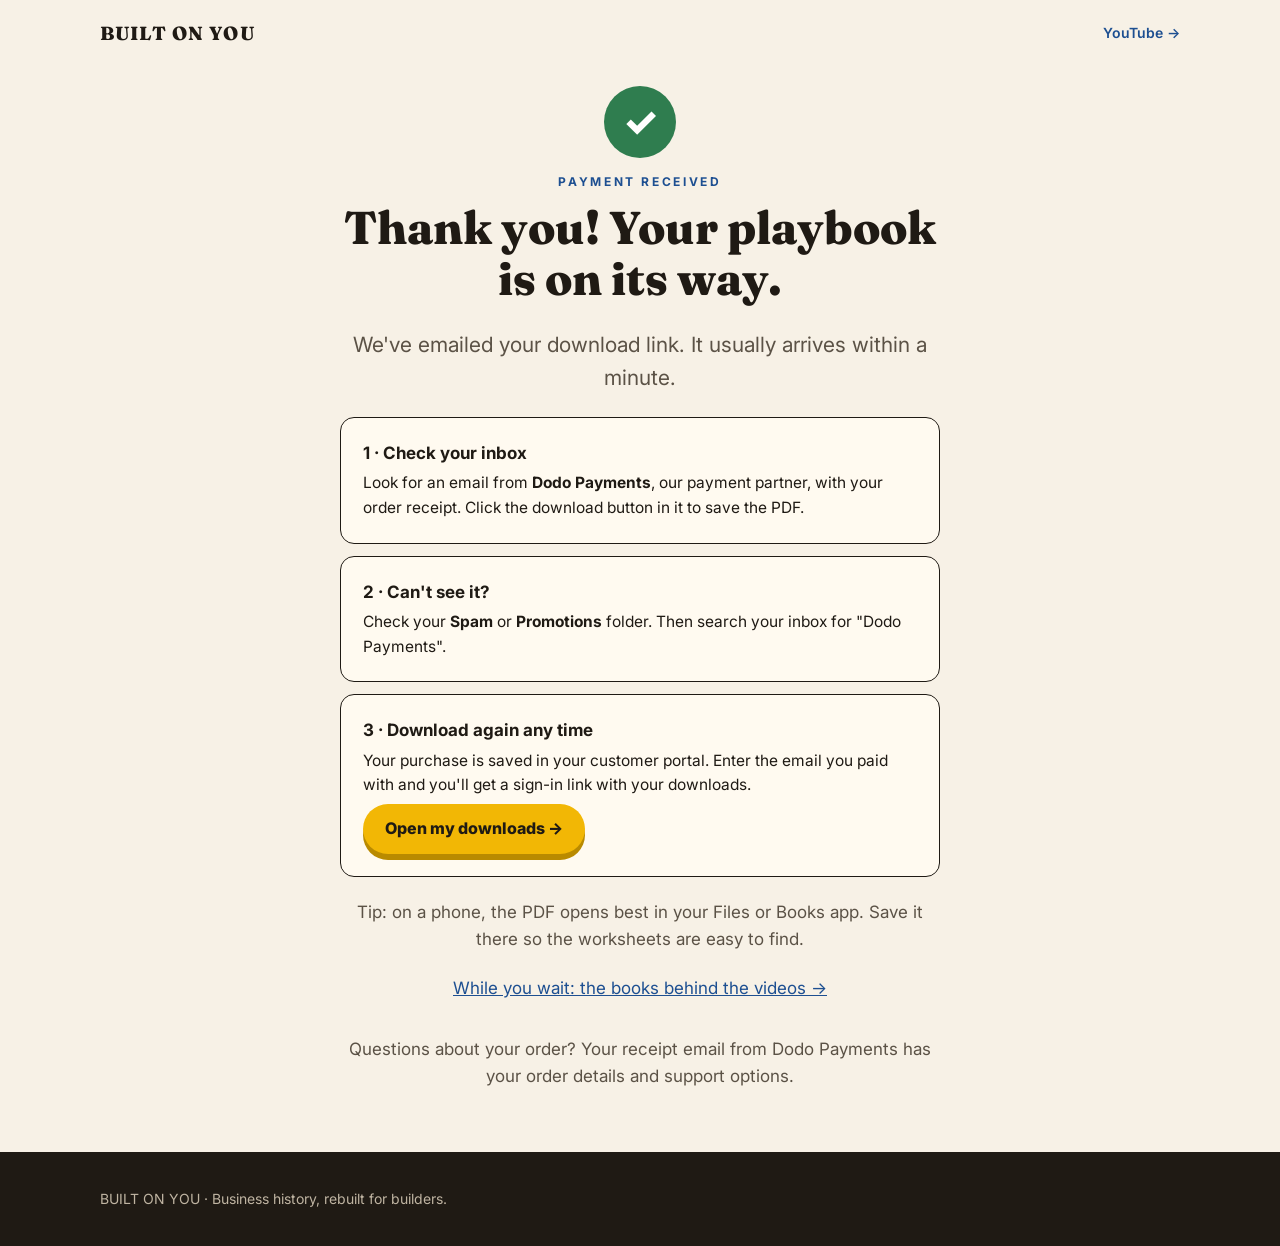
<file: thank-you/index.html>
<!doctype html>
<html lang="en">
<head>
<meta charset="utf-8">
<meta name="viewport" content="width=device-width,initial-scale=1">
<meta name="robots" content="noindex, nofollow">
<title>Thank you — Built On You</title>
<link rel="preconnect" href="https://fonts.googleapis.com">
<link href="https://fonts.googleapis.com/css2?family=Fraunces:opsz,wght@9..144,600;9..144,800&family=Inter:wght@400;600;700;800&display=swap" rel="stylesheet">
<link rel="stylesheet" href="../assets/site.css">
<link rel="stylesheet" href="../assets/books.css">
<style>
  .ty{max-width:640px;margin:0 auto;text-align:center}
  .ty .tick{width:72px;height:72px;border-radius:50%;background:var(--green);color:#fff;font-size:40px;line-height:72px;margin:0 auto 14px;font-weight:800}
  .ty .tick.wait{background:var(--spark);color:var(--ink)}
  .ty .tick.bad{background:var(--red)}
  .steps{text-align:left;margin:22px 0;display:grid;gap:12px}
  .steps .card p{margin:4px 0 0;font-size:15.5px}
  .email{font-weight:700;word-break:break-all}
  .ty .btn{display:inline-block;margin-top:6px}
</style>
<script data-goatcounter="https://builtonyou.goatcounter.com/count"
        async src="//gc.zgo.at/count.js"></script>
</head>
<body>
<div class="wrap"><nav><a class="logo" href="../reading-list/">BUILT ON YOU</a><a class="small" href="https://www.youtube.com/@builtonyou">YouTube →</a></nav></div>

<section style="padding-top:20px">
  <div class="wrap ty">

    <!-- success -->
    <div id="ok">
      <div class="tick">✓</div>
      <div class="kicker">Payment received</div>
      <h1 style="font-size:clamp(30px,6vw,46px)">Thank you! Your <span id="prod">playbook</span> is on its way.</h1>
      <p class="lead">We've emailed your download link<span id="to"> to <span class="email" id="em"></span></span>. It usually arrives within a minute.</p>

      <div class="steps">
        <div class="card"><b>1 · Check your inbox</b><p>Look for an email from <b>Dodo Payments</b>, our payment partner, with your order receipt. Click the download button in it to save the PDF.</p></div>
        <div class="card"><b>2 · Can't see it?</b><p>Check your <b>Spam</b> or <b>Promotions</b> folder. Then search your inbox for "Dodo Payments".</p></div>
        <div class="card"><b>3 · Download again any time</b><p>Your purchase is saved in your customer portal. Enter the email you paid with and you'll get a sign-in link with your downloads.</p>
          <a class="btn" style="font-size:16px;padding:12px 22px" href="https://customer.dodopayments.com/login/bus_0NpWqRMNYdsD3MDfqXzE2" data-goatcounter-click="thank-you/portal">Open my downloads →</a></div>
      </div>

      <p class="small" style="color:var(--soft)">Tip: on a phone, the PDF opens best in your Files or Books app. Save it there so the worksheets are easy to find.</p>
      <p style="margin-top:22px"><a href="../reading-list/">While you wait: the books behind the videos →</a></p>
    </div>

    <!-- not completed -->
    <div id="fail" style="display:none">
      <div class="tick bad">!</div>
      <div class="kicker">Payment not completed</div>
      <h1 style="font-size:clamp(30px,6vw,44px)">Your payment didn't go through</h1>
      <p class="lead">No money was taken for this order. You can try again with the same or a different card.</p>
      <a class="btn" id="retry" href="../reading-list/">Try again →</a>
    </div>

    <!-- processing -->
    <div id="wait" style="display:none">
      <div class="tick wait">…</div>
      <div class="kicker">Almost there</div>
      <h1 style="font-size:clamp(30px,6vw,44px)">Your payment is still processing</h1>
      <p class="lead">Some payment methods take a few minutes. As soon as it's confirmed, your download link is emailed to you<span id="to2"> at <span class="email" id="em2"></span></span>.</p>
      <a class="btn" style="font-size:16px;padding:12px 22px" href="https://customer.dodopayments.com/login/bus_0NpWqRMNYdsD3MDfqXzE2">Check my downloads →</a>
    </div>

    <p class="small" style="margin-top:34px;color:var(--soft)">Questions about your order? Your receipt email from Dodo Payments has your order details and support options.</p>
  </div>
</section>

<footer><div class="wrap">BUILT ON YOU · Business history, rebuilt for builders.</div></footer>

<script>
  (function () {
    var q = new URLSearchParams(location.search);
    var status = (q.get("status") || "").toLowerCase();
    var email = q.get("email") || "";
    var p = q.get("p") || "";
    var names = { walmart: "Walmart Playbook", amazon: "Amazon Playbook", toyota: "Toyota Playbook" };
    var pages = { walmart: "../walmart-playbook/", amazon: "../amazon-playbook/", toyota: "../toyota-playbook/" };
    if (names[p]) document.getElementById("prod").textContent = names[p];
    if (email) { document.getElementById("em").textContent = email; document.getElementById("em2").textContent = email; }
    else { document.getElementById("to").style.display = "none"; document.getElementById("to2").style.display = "none"; }
    if (pages[p]) document.getElementById("retry").href = pages[p];
    var show = function (id) { ["ok", "fail", "wait"].forEach(function (x) { document.getElementById(x).style.display = x === id ? "" : "none"; }); };
    if (status === "failed" || status === "cancelled") show("fail");
    else if (status === "processing" || status === "requires_payment_method" || status === "requires_customer_action") show("wait");
    else show("ok");
  })();
</script>
</body>
</html>
</file>
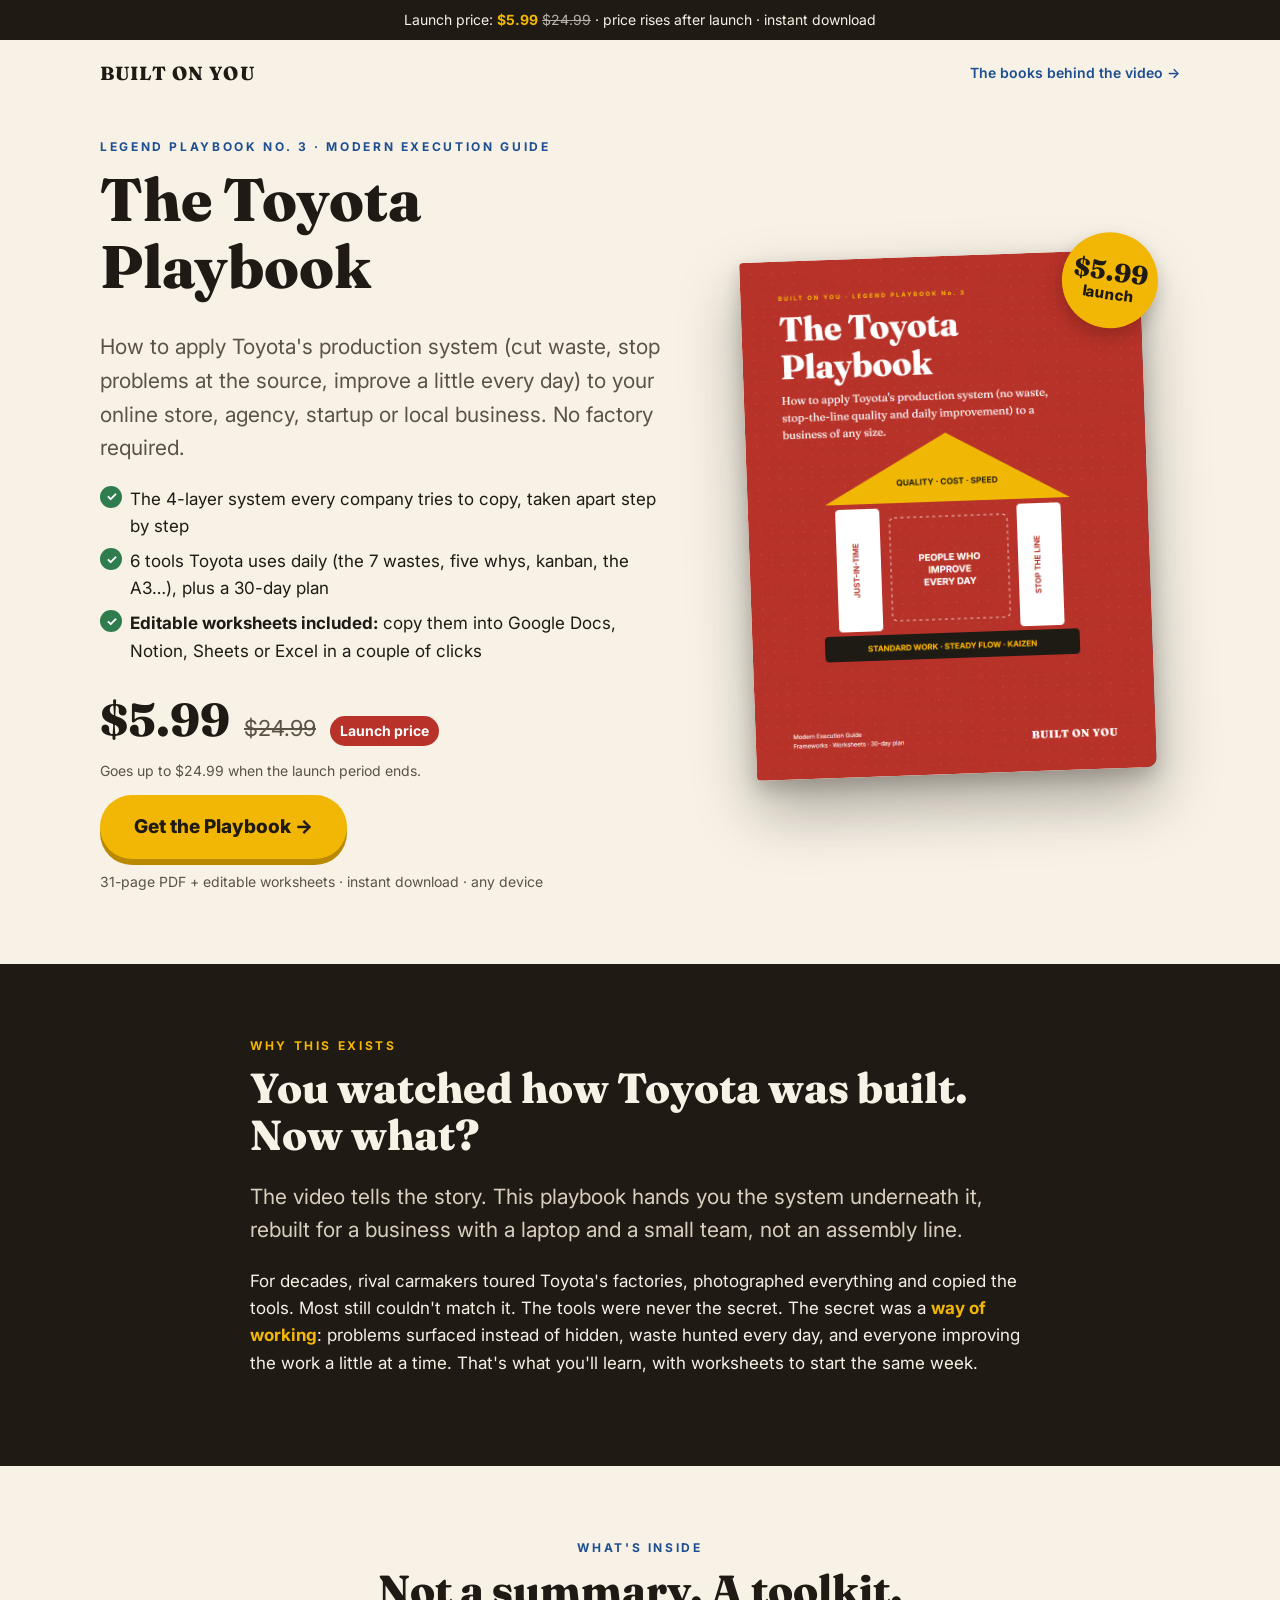
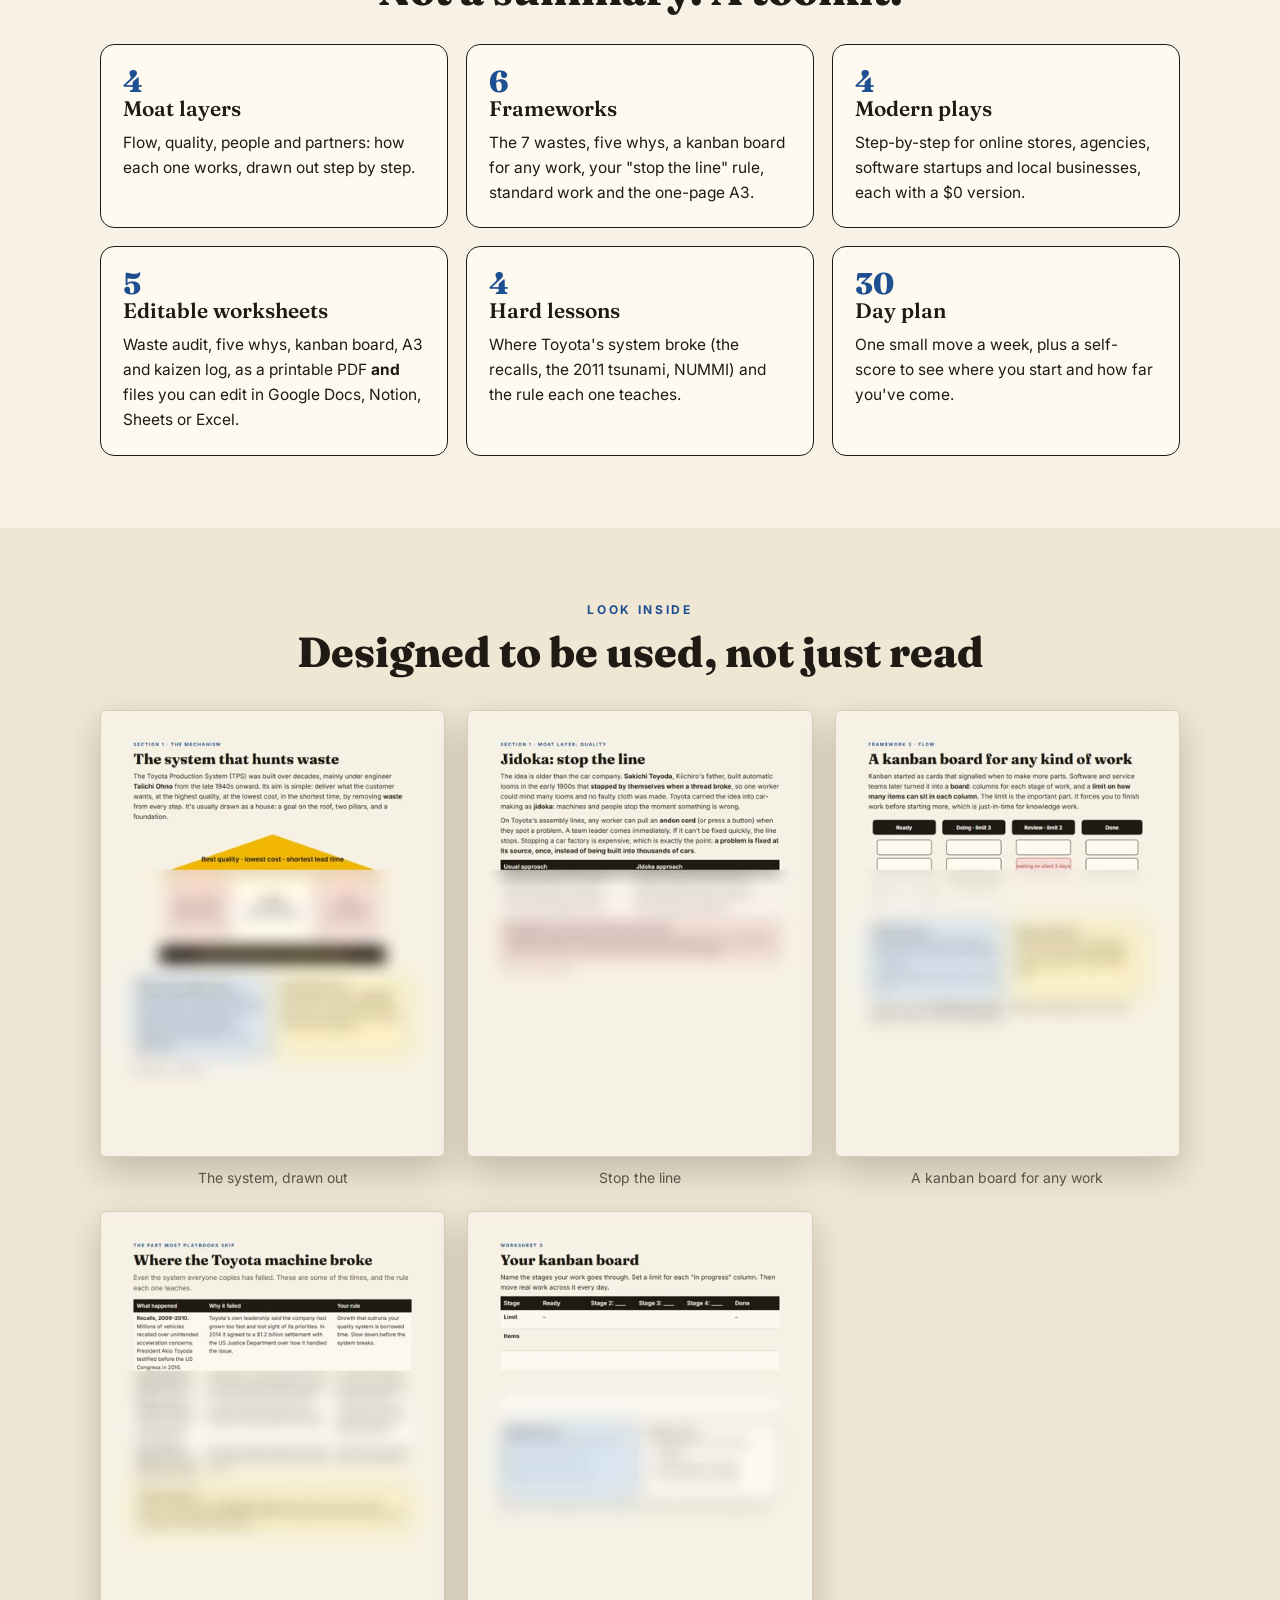
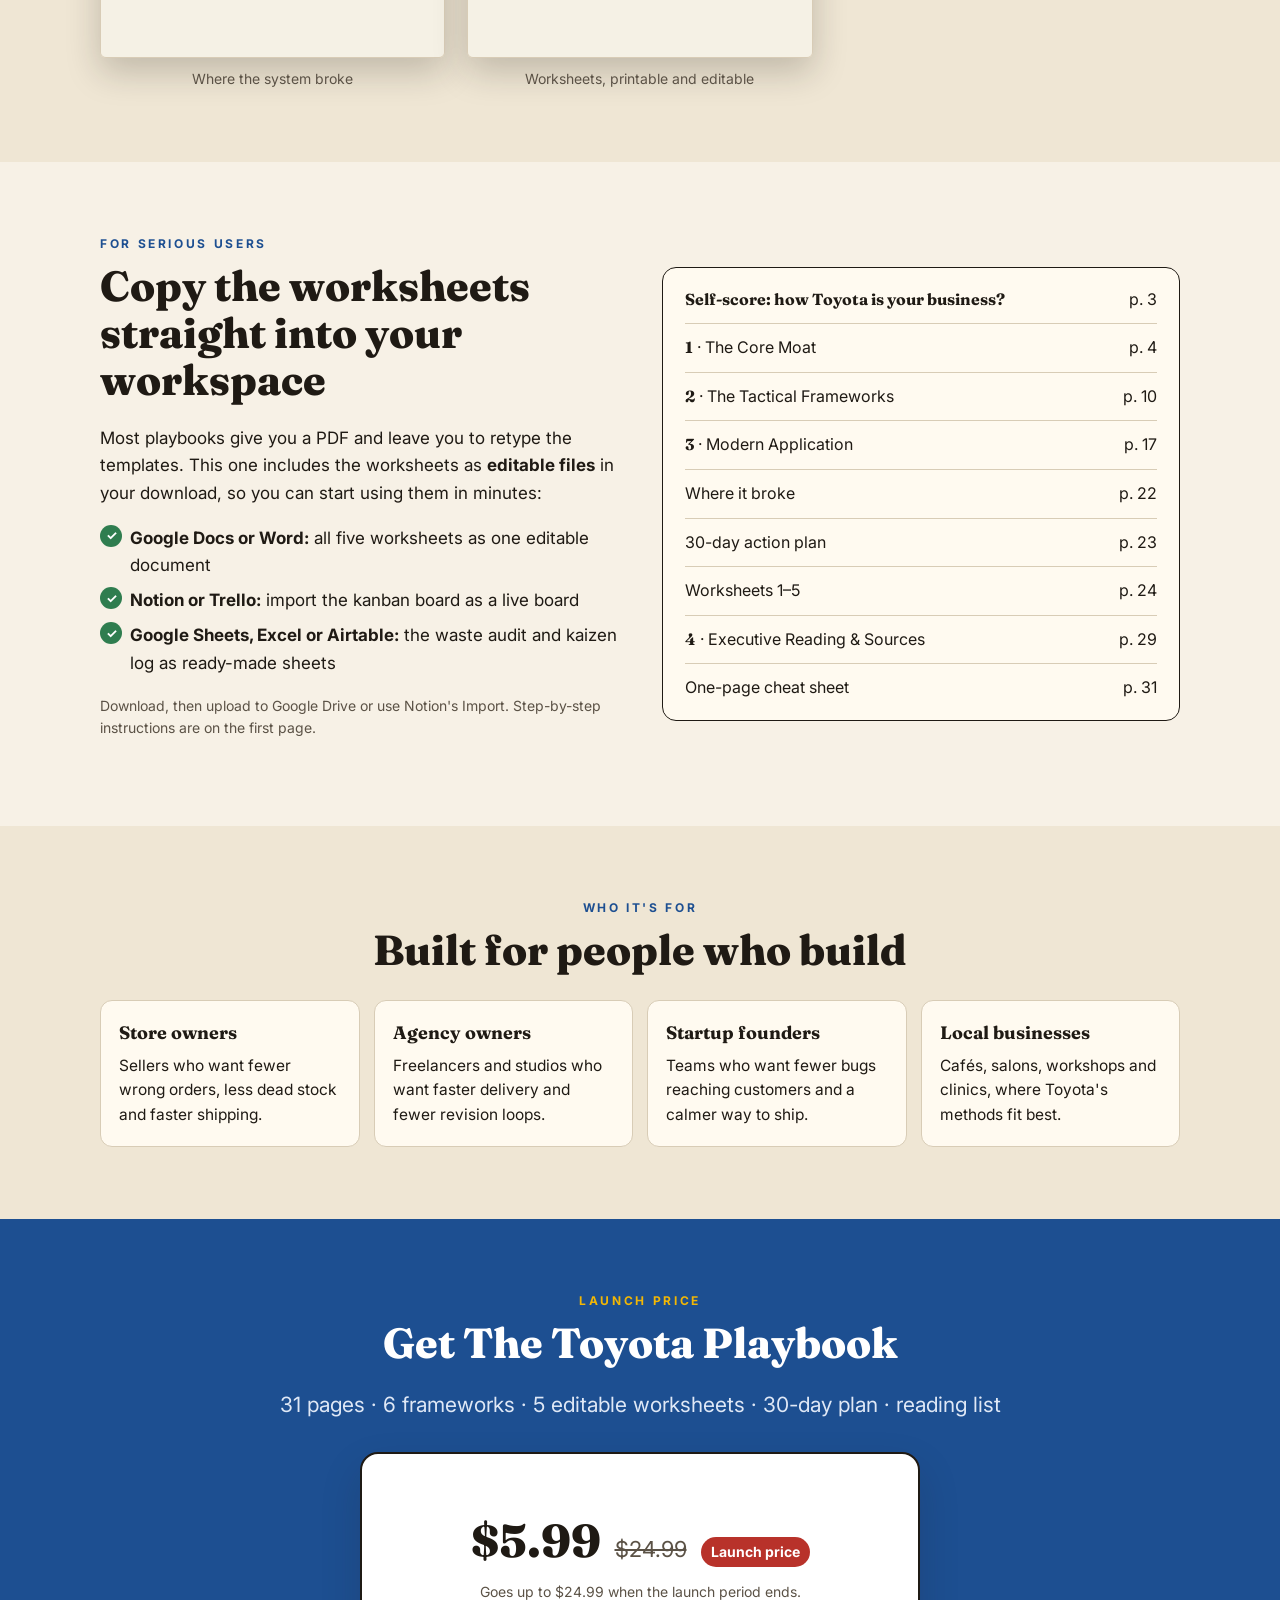
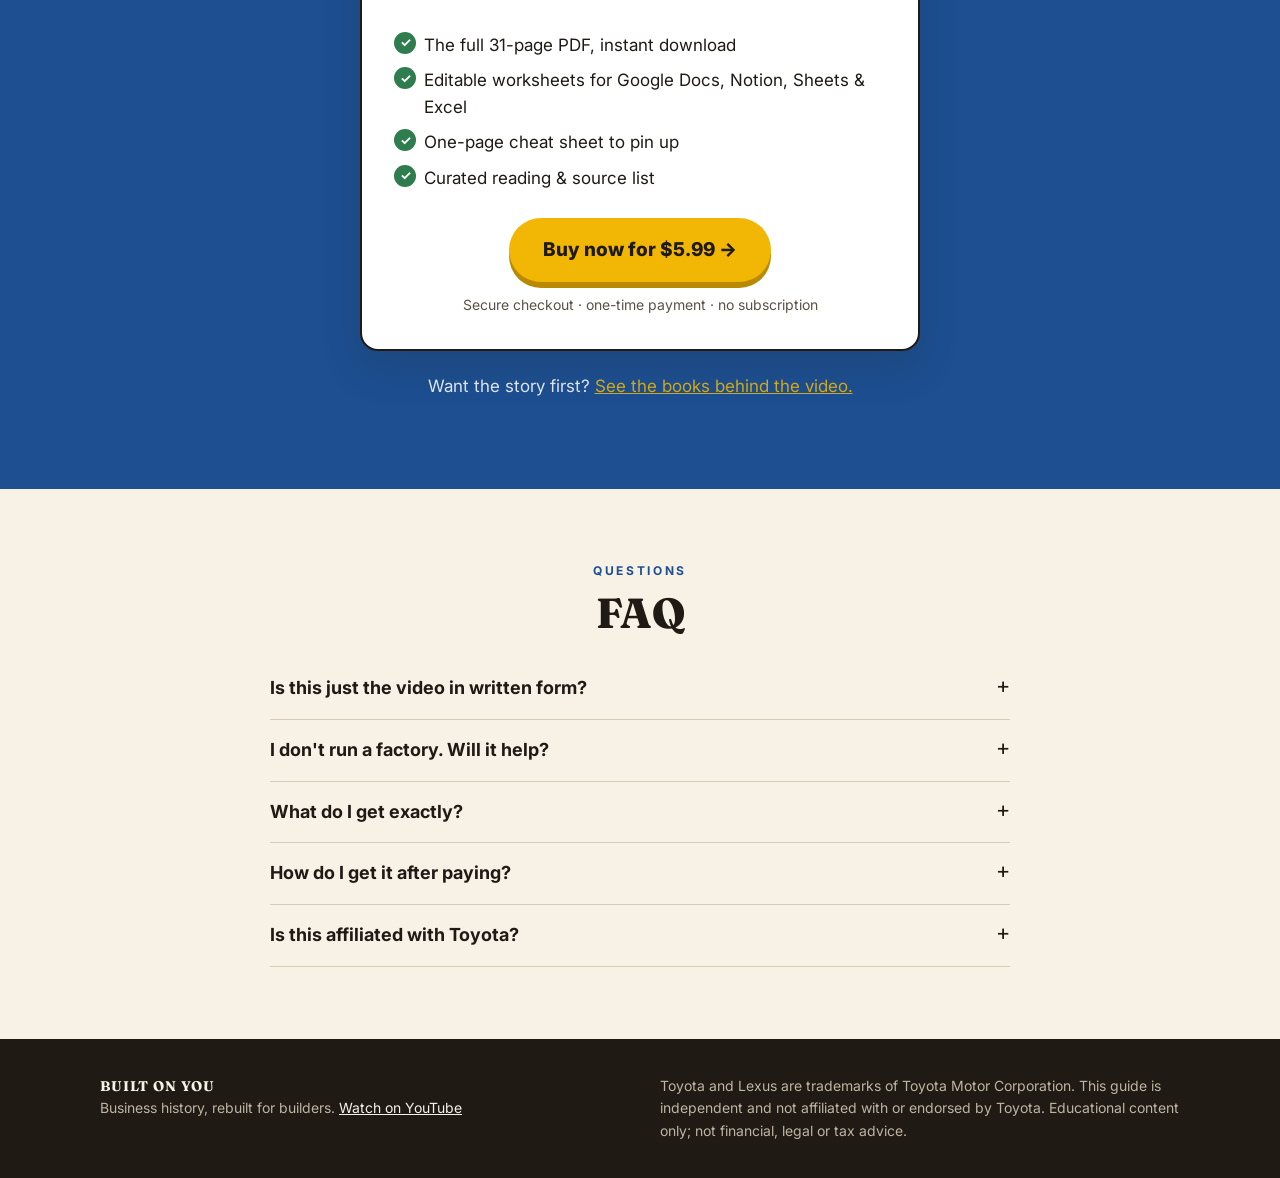
<file: toyota-playbook/index.html>
<!doctype html>
<html lang="en">
<head>
<meta charset="utf-8">
<meta name="viewport" content="width=device-width,initial-scale=1">
<title>The Toyota Playbook — Built On You</title>
<meta name="description" content="How to apply Toyota's production system (no waste, stop-the-line quality, daily improvement) to any business. 31-page guide with frameworks, editable worksheets and a 30-day plan.">
<meta property="og:title" content="The Toyota Playbook: Modern Execution Guide">
<meta property="og:description" content="Toyota's system for cutting waste and improving every day, rebuilt for online stores, agencies, startups and local businesses in 2026.">
<meta property="og:image" content="https://builtonyou.github.io/ebook/assets/toyota/cover.jpg">
<link rel="preconnect" href="https://fonts.googleapis.com">
<link href="https://fonts.googleapis.com/css2?family=Fraunces:opsz,wght@9..144,600;9..144,800&family=Inter:wght@400;600;700;800&display=swap" rel="stylesheet">
<link rel="stylesheet" href="../assets/site.css">
<script>
  // ===== SETTINGS: paste your checkout link here =====
  window.BUY_URL = "https://checkout.dodopayments.com/buy/pdt_0Npn5Ppj50Il4YbDVT8N1?quantity=1&redirect_url=" + encodeURIComponent("https://builtonyou.github.io/ebook/thank-you/toyota/"); // Dodo LIVE checkout
</script>
<script data-goatcounter="https://builtonyou.goatcounter.com/count"
        async src="//gc.zgo.at/count.js"></script>
</head>
<body>

<div class="bar">Launch price: <b>$5.99</b> <s style="opacity:.7">$24.99</s> · price rises after launch · instant download</div>

<div class="wrap"><nav><a class="logo" href="../reading-list/">BUILT ON YOU</a><a class="small" href="../toyota/">The books behind the video →</a></nav></div>

<!-- HERO -->
<header class="hero">
  <div class="wrap hero-grid">
    <div>
      <div class="kicker">Legend Playbook No. 3 · Modern Execution Guide</div>
      <h1>The Toyota Playbook</h1>
      <p class="lead">How to apply Toyota's production system (cut waste, stop problems at the source, improve a little every day) to your online store, agency, startup or local business. No factory required.</p>
      <ul class="ticks">
        <li>The 4-layer system every company tries to copy, taken apart step by step</li>
        <li>6 tools Toyota uses daily (the 7 wastes, five whys, kanban, the A3…), plus a 30-day plan</li>
        <li><b>Editable worksheets included:</b> copy them into Google Docs, Notion, Sheets or Excel in a couple of clicks</li>
      </ul>
      <div class="price"><span class="now">$5.99</span><span class="was">$24.99</span><span class="save">Launch price</span></div>
      <div class="fine" style="margin:-2px 0 12px">Goes up to $24.99 when the launch period ends.</div>
      <a class="btn buy" href="#buy" data-goatcounter-click="toyota-playbook/buy-hero">Get the Playbook →</a>
      <div class="fine">31-page PDF + editable worksheets · instant download · any device</div>
    </div>
    <div class="book"><img src="../assets/toyota/cover.jpg" alt="The Toyota Playbook cover" width="816" height="1056"><div class="badge"><span>$5.99</span>launch</div></div>
  </div>
</header>

<!-- PROBLEM -->
<section class="ink">
  <div class="wrap" style="max-width:820px">
    <div class="kicker">Why this exists</div>
    <h2>You watched how Toyota was built. Now what?</h2>
    <p class="lead" style="color:#d9cfbf">The video tells the story. This playbook hands you the system underneath it, rebuilt for a business with a laptop and a small team, not an assembly line.</p>
    <p>For decades, rival carmakers toured Toyota's factories, photographed everything and copied the tools. Most still couldn't match it. The tools were never the secret. The secret was a <b style="color:var(--spark)">way of working</b>: problems surfaced instead of hidden, waste hunted every day, and everyone improving the work a little at a time. That's what you'll learn, with worksheets to start the same week.</p>
  </div>
</section>

<!-- WHAT'S INSIDE -->
<section>
  <div class="wrap">
    <div class="center"><div class="kicker">What's inside</div><h2>Not a summary. A toolkit.</h2></div>
    <div class="cards">
      <div class="card"><div class="big">4</div><h3>Moat layers</h3><p>Flow, quality, people and partners: how each one works, drawn out step by step.</p></div>
      <div class="card"><div class="big">6</div><h3>Frameworks</h3><p>The 7 wastes, five whys, a kanban board for any work, your "stop the line" rule, standard work and the one-page A3.</p></div>
      <div class="card"><div class="big">4</div><h3>Modern plays</h3><p>Step-by-step for online stores, agencies, software startups and local businesses, each with a $0 version.</p></div>
      <div class="card"><div class="big">5</div><h3>Editable worksheets</h3><p>Waste audit, five whys, kanban board, A3 and kaizen log, as a printable PDF <b>and</b> files you can edit in Google Docs, Notion, Sheets or Excel.</p></div>
      <div class="card"><div class="big">4</div><h3>Hard lessons</h3><p>Where Toyota's system broke (the recalls, the 2011 tsunami, NUMMI) and the rule each one teaches.</p></div>
      <div class="card"><div class="big">30</div><h3>Day plan</h3><p>One small move a week, plus a self-score to see where you start and how far you've come.</p></div>
    </div>
  </div>
</section>

<!-- GALLERY -->
<section style="background:var(--paper2)">
  <div class="wrap">
    <div class="center"><div class="kicker">Look inside</div><h2>Designed to be used, not just read</h2></div>
    <div class="gallery">
      <figure><img src="../assets/toyota/system.jpg" alt="The Toyota system page" loading="lazy"><figcaption>The system, drawn out</figcaption></figure>
      <figure><img src="../assets/toyota/jidoka.jpg" alt="Stop the line page" loading="lazy"><figcaption>Stop the line</figcaption></figure>
      <figure><img src="../assets/toyota/kanban.jpg" alt="Kanban board page" loading="lazy"><figcaption>A kanban board for any work</figcaption></figure>
      <figure><img src="../assets/toyota/broke.jpg" alt="Where it broke page" loading="lazy"><figcaption>Where the system broke</figcaption></figure>
      <figure><img src="../assets/toyota/worksheet.jpg" alt="Worksheet page" loading="lazy"><figcaption>Worksheets, printable and editable</figcaption></figure>
    </div>
  </div>
</section>

<!-- EDITABLE -->
<section>
  <div class="wrap split">
    <div>
      <div class="kicker">For serious users</div>
      <h2>Copy the worksheets straight into your workspace</h2>
      <p>Most playbooks give you a PDF and leave you to retype the templates. This one includes the worksheets as <b>editable files</b> in your download, so you can start using them in minutes:</p>
      <ul class="ticks">
        <li><b>Google Docs or Word:</b> all five worksheets as one editable document</li>
        <li><b>Notion or Trello:</b> import the kanban board as a live board</li>
        <li><b>Google Sheets, Excel or Airtable:</b> the waste audit and kaizen log as ready-made sheets</li>
      </ul>
      <p class="fine">Download, then upload to Google Drive or use Notion's Import. Step-by-step instructions are on the first page.</p>
    </div>
    <div class="toc">
      <div><b>Self-score: how Toyota is your business?</b><span>p. 3</span></div>
      <div><span><b>1</b> · The Core Moat</span><span>p. 4</span></div>
      <div><span><b>2</b> · The Tactical Frameworks</span><span>p. 10</span></div>
      <div><span><b>3</b> · Modern Application</span><span>p. 17</span></div>
      <div><span>Where it broke</span><span>p. 22</span></div>
      <div><span>30-day action plan</span><span>p. 23</span></div>
      <div><span>Worksheets 1–5</span><span>p. 24</span></div>
      <div><span><b>4</b> · Executive Reading &amp; Sources</span><span>p. 29</span></div>
      <div><span>One-page cheat sheet</span><span>p. 31</span></div>
    </div>
  </div>
</section>

<!-- WHO -->
<section style="background:var(--paper2)">
  <div class="wrap">
    <div class="center"><div class="kicker">Who it's for</div><h2>Built for people who build</h2></div>
    <div class="who">
      <div><b>Store owners</b>Sellers who want fewer wrong orders, less dead stock and faster shipping.</div>
      <div><b>Agency owners</b>Freelancers and studios who want faster delivery and fewer revision loops.</div>
      <div><b>Startup founders</b>Teams who want fewer bugs reaching customers and a calmer way to ship.</div>
      <div><b>Local businesses</b>Cafés, salons, workshops and clinics, where Toyota's methods fit best.</div>
    </div>
  </div>
</section>

<!-- BUY -->
<section class="dark" id="buy">
  <div class="wrap center">
    <div class="kicker">Launch price</div>
    <h2>Get The Toyota Playbook</h2>
    <p class="lead">31 pages · 6 frameworks · 5 editable worksheets · 30-day plan · reading list</p>
    <div class="buybox" style="color:var(--ink)">
      <div class="price" style="justify-content:center"><span class="now">$5.99</span><span class="was">$24.99</span><span class="save">Launch price</span></div>
      <div class="fine" style="margin:-2px 0 10px">Goes up to $24.99 when the launch period ends.</div>
      <ul class="ticks" style="text-align:left;display:inline-block">
        <li>The full 31-page PDF, instant download</li>
        <li>Editable worksheets for Google Docs, Notion, Sheets &amp; Excel</li>
        <li>One-page cheat sheet to pin up</li>
        <li>Curated reading &amp; source list</li>
      </ul><br>
      <a class="btn buy" href="#buy" data-goatcounter-click="toyota-playbook/buy-bottom">Buy now for $5.99 →</a>
      <div class="fine">Secure checkout · one-time payment · no subscription</div>
    </div>
    <p style="margin-top:22px;opacity:.85">Want the story first? <a href="../toyota/" style="color:var(--spark)">See the books behind the video.</a></p>
  </div>
</section>

<!-- FAQ -->
<section>
  <div class="wrap faq" style="max-width:780px">
    <div class="center"><div class="kicker">Questions</div><h2>FAQ</h2></div>
    <details><summary>Is this just the video in written form?</summary><p>No. The video tells Toyota's story. The playbook skips the story and gives you the system behind it (cutting waste, stopping problems at the source, daily improvement) plus worksheets and plays to apply it to your own business.</p></details>
    <details><summary>I don't run a factory. Will it help?</summary><p>Yes. Section 3 translates every tool for online stores, agencies, software startups and local businesses, and each play has a version you can start for close to $0.</p></details>
    <details><summary>What do I get exactly?</summary><p>A 31-page PDF (US Letter), plus the five worksheets as an editable Word document (opens in Google Docs, Notion and Word) and three spreadsheet files for the kanban board, waste audit and kaizen log.</p></details>
    <details><summary>How do I get it after paying?</summary><p>You'll land on a confirmation page, and your download links are emailed to you straight away. You can download again any time from your customer portal.</p></details>
    <details><summary>Is this affiliated with Toyota?</summary><p>No. It's an independent educational guide by Built On You, based on published books and Toyota's public history.</p></details>
  </div>
</section>

<footer>
  <div class="wrap" style="display:flex;justify-content:space-between;gap:20px;flex-wrap:wrap">
    <div><b style="color:var(--paper);font-family:Fraunces,serif;letter-spacing:.06em">BUILT ON YOU</b><br>Business history, rebuilt for builders. <a href="https://www.youtube.com/@builtonyou">Watch on YouTube</a></div>
    <div style="max-width:520px">Toyota and Lexus are trademarks of Toyota Motor Corporation. This guide is independent and not affiliated with or endorsed by Toyota. Educational content only; not financial, legal or tax advice.</div>
  </div>
</footer>

<script>
  document.querySelectorAll("a.buy").forEach(function (a) {
    if (window.BUY_URL && window.BUY_URL !== "#buy") { a.href = window.BUY_URL; }
  });
</script>
</body>
</html>
</file>
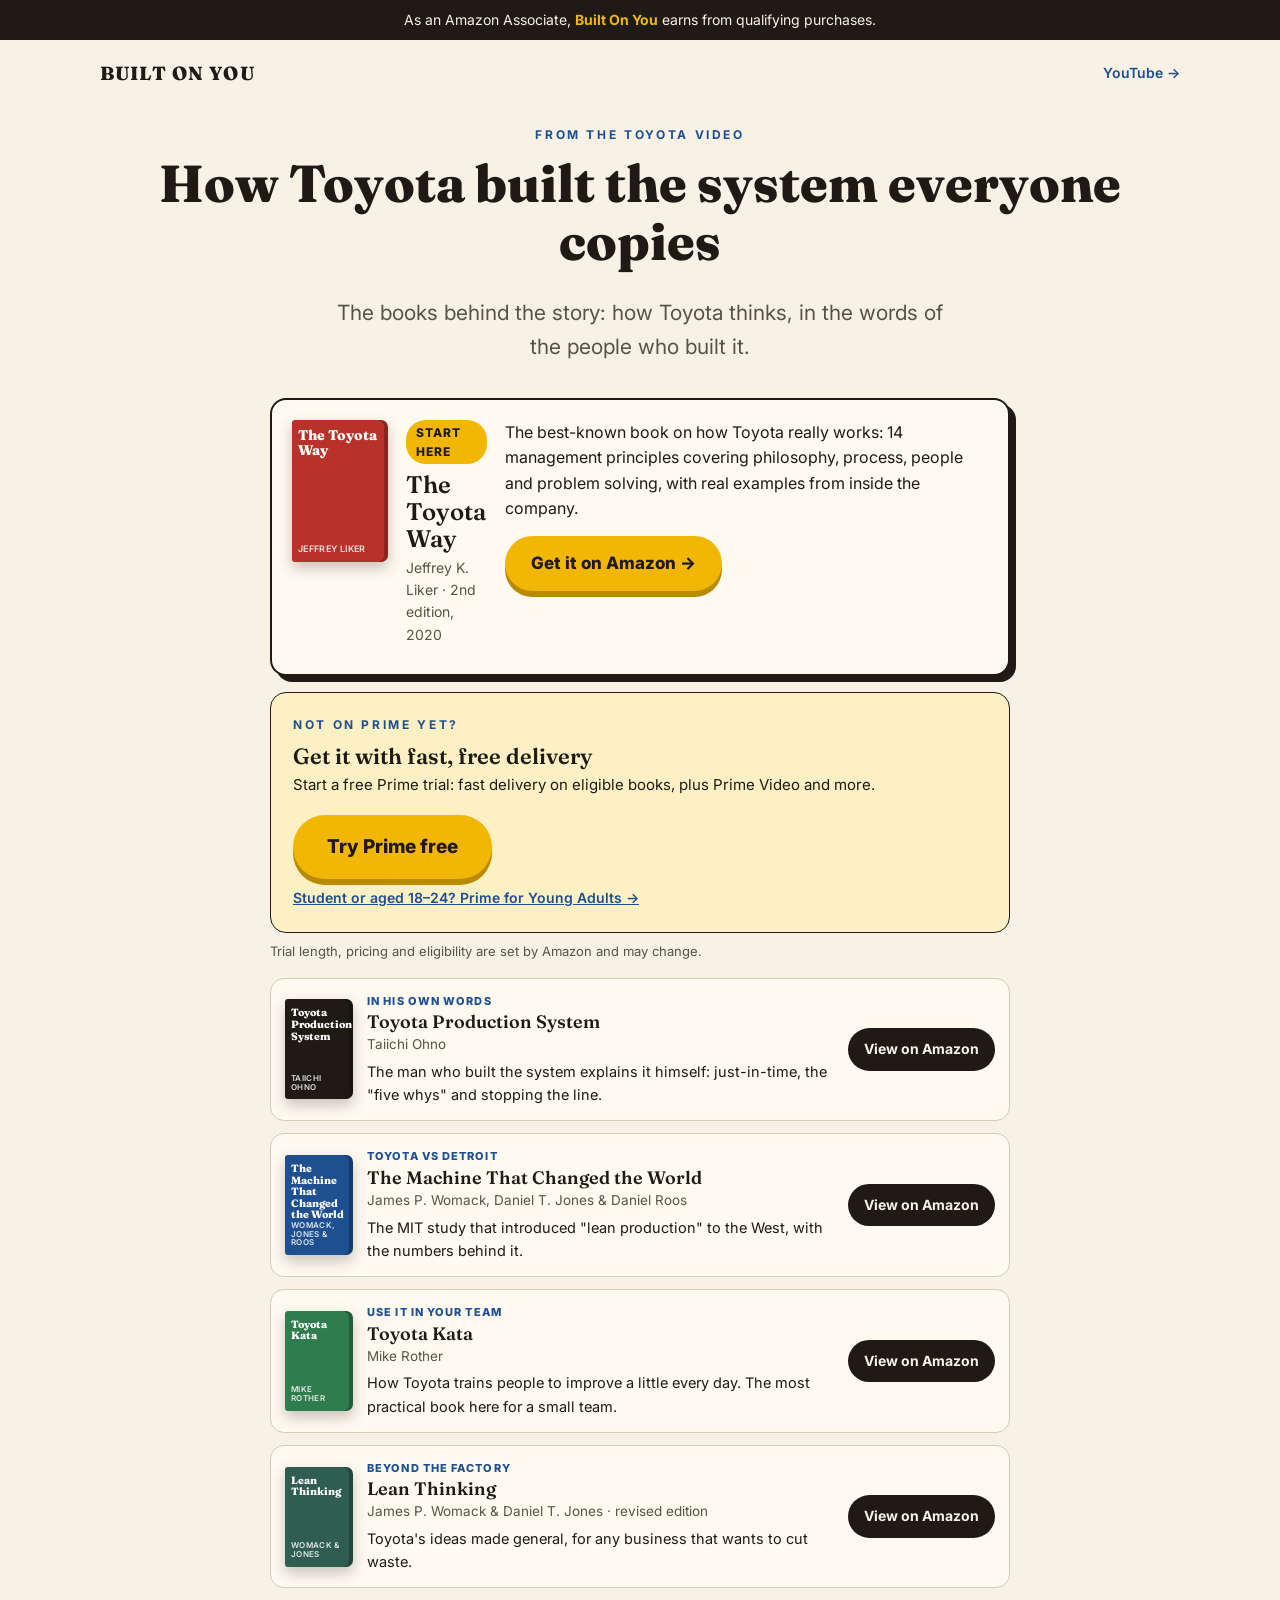
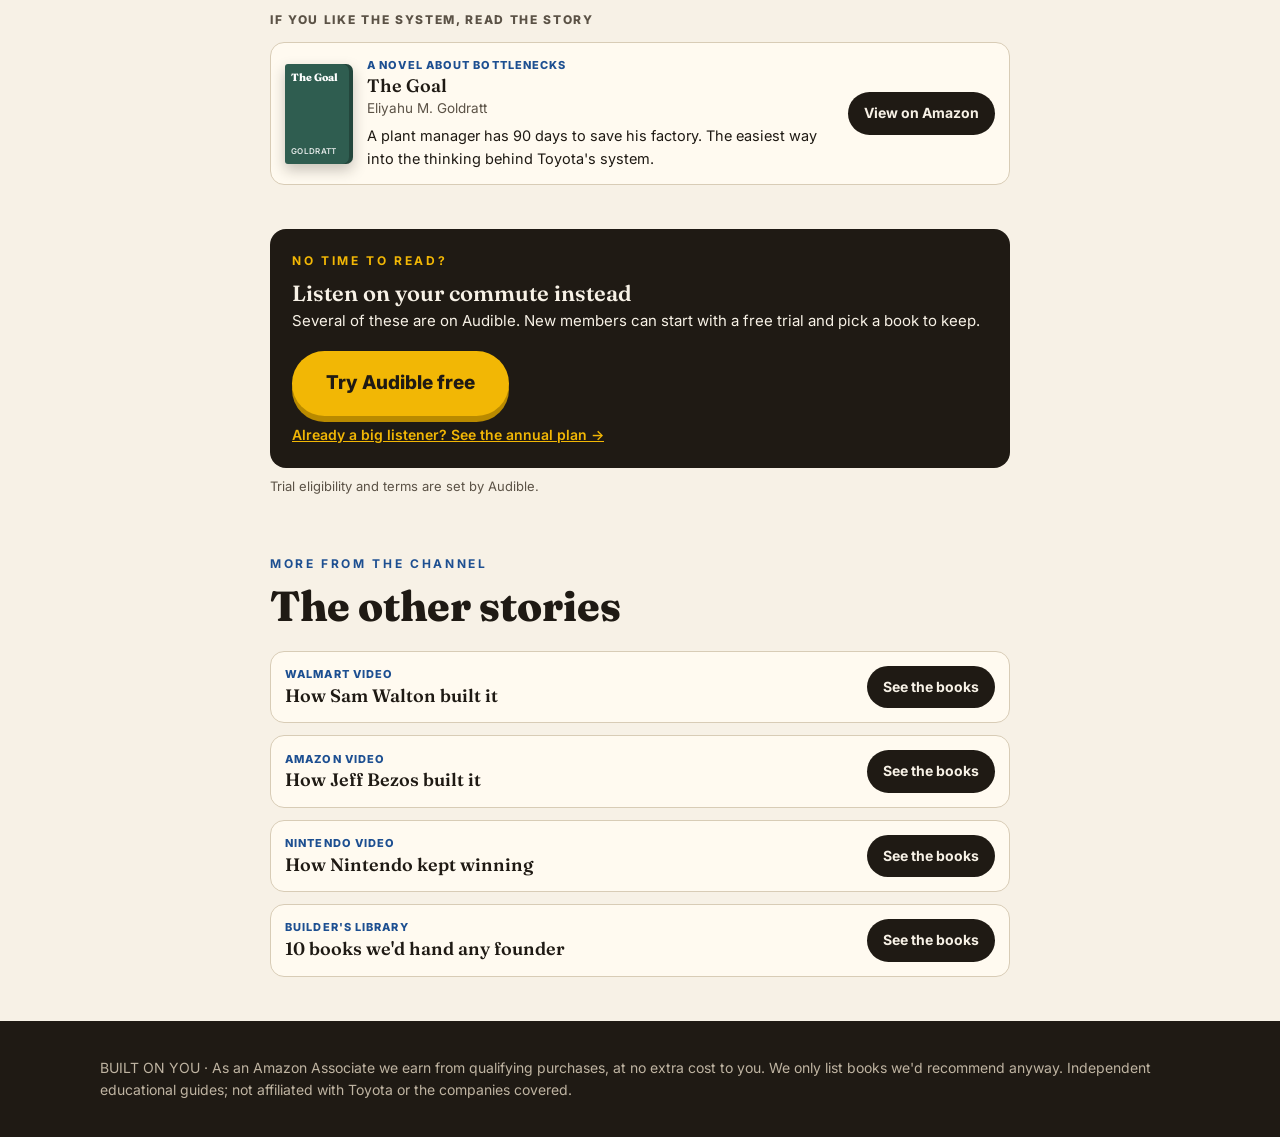
<file: toyota/index.html>
<!doctype html>
<html lang="en">
<head>
<meta charset="utf-8">
<meta name="viewport" content="width=device-width,initial-scale=1">
<title>Built On You — The Toyota Books</title>
<meta name="description" content="The books behind the Built On You Toyota video: The Toyota Way, Taiichi Ohno's own account, and the books that brought lean to the world.">
<meta property="og:title" content="The books behind the Toyota video — Built On You">
<meta property="og:description" content="The Toyota Way, Taiichi Ohno's own account, and the books that brought lean to the world.">
<link rel="preconnect" href="https://fonts.googleapis.com">
<link href="https://fonts.googleapis.com/css2?family=Fraunces:opsz,wght@9..144,600;9..144,800&family=Inter:wght@400;600;700;800&display=swap" rel="stylesheet">
<link rel="stylesheet" href="../assets/site.css">
<link rel="stylesheet" href="../assets/books.css">
<script data-goatcounter="https://builtonyou.goatcounter.com/count"
        async src="//gc.zgo.at/count.js"></script>
</head>
<body>
<div class="bar">As an Amazon Associate, <b>Built On You</b> earns from qualifying purchases.</div>
<div class="wrap"><nav><a class="logo" href="../reading-list/">BUILT ON YOU</a><a class="small" href="https://www.youtube.com/@builtonyou">YouTube →</a></nav></div>

<header class="rl-hero">
  <div class="wrap">
    <div class="kicker">From the Toyota video</div>
    <h1>How Toyota built the system everyone copies</h1>
    <p class="lead">The books behind the story: how Toyota thinks, in the words of the people who built it.</p>
  </div>
</header>

<main>
<section id="toyota" class="anchor" style="padding-top:8px">
  <div class="wrap col">

    <div class="feat">
      <div class="top">
        <div class="cv c3">The Toyota Way<small>Jeffrey Liker</small></div>
        <div><span class="tag">Start here</span><h3>The Toyota Way</h3><p class="by">Jeffrey K. Liker · 2nd edition, 2020</p></div>
      </div>
      <div>
        <p>The best-known book on how Toyota really works: 14 management principles covering philosophy, process, people and problem solving, with real examples from inside the company.</p>
        <a class="btn" href="https://link.amazon/B03xVl6o8" target="_blank" rel="sponsored nofollow noopener" data-goatcounter-click="toyota/the-toyota-way" data-goatcounter-title="the-toyota-way">Get it on Amazon →</a>
      </div>
    </div>

    <div id="prime" class="strip s-prime" style="margin-top:16px">
      <div><div class="kicker">Not on Prime yet?</div><h3>Get it with fast, free delivery</h3><p>Start a free Prime trial: fast delivery on eligible books, plus Prime Video and more.</p></div>
      <div class="acts"><a class="btn" href="https://link.amazon/B07wlaBDR" target="_blank" rel="sponsored nofollow noopener" data-goatcounter-click="toyota/prime-trial" data-goatcounter-title="prime-trial">Try Prime free</a><a class="alt" href="https://link.amazon/B0fNhNniI" target="_blank" rel="sponsored nofollow noopener" data-goatcounter-click="toyota/prime-young-adults" data-goatcounter-title="prime-young-adults">Student or aged 18–24? Prime for Young Adults →</a></div>
    </div>
    <p class="disc" style="margin-top:8px">Trial length, pricing and eligibility are set by Amazon and may change.</p>

    <div class="rows">
      <div class="row"><div class="cv c5">Toyota Production System<small>Taiichi Ohno</small></div><div class="txt"><div class="lbl">In his own words</div><h3>Toyota Production System</h3><p class="by">Taiichi Ohno</p><p>The man who built the system explains it himself: just-in-time, the "five whys" and stopping the line.</p></div><a class="get" href="https://link.amazon/B0aF7QtVr" target="_blank" rel="sponsored nofollow noopener" data-goatcounter-click="toyota/toyota-production-system" data-goatcounter-title="toyota-production-system">View on Amazon</a></div>
      <div class="row"><div class="cv c1">The Machine That Changed the World<small>Womack, Jones &amp; Roos</small></div><div class="txt"><div class="lbl">Toyota vs Detroit</div><h3>The Machine That Changed the World</h3><p class="by">James P. Womack, Daniel T. Jones &amp; Daniel Roos</p><p>The MIT study that introduced "lean production" to the West, with the numbers behind it.</p></div><a class="get" href="https://link.amazon/B0dxu5oz4" target="_blank" rel="sponsored nofollow noopener" data-goatcounter-click="toyota/machine-that-changed-the-world" data-goatcounter-title="machine-that-changed-the-world">View on Amazon</a></div>
      <div class="row"><div class="cv c8">Toyota Kata<small>Mike Rother</small></div><div class="txt"><div class="lbl">Use it in your team</div><h3>Toyota Kata</h3><p class="by">Mike Rother</p><p>How Toyota trains people to improve a little every day. The most practical book here for a small team.</p></div><a class="get" href="https://link.amazon/B0edIoJ3N" target="_blank" rel="sponsored nofollow noopener" data-goatcounter-click="toyota/toyota-kata" data-goatcounter-title="toyota-kata">View on Amazon</a></div>
      <div class="row"><div class="cv c4">Lean Thinking<small>Womack &amp; Jones</small></div><div class="txt"><div class="lbl">Beyond the factory</div><h3>Lean Thinking</h3><p class="by">James P. Womack &amp; Daniel T. Jones · revised edition</p><p>Toyota's ideas made general, for any business that wants to cut waste.</p></div><a class="get" href="https://link.amazon/B00Nkzahp" target="_blank" rel="sponsored nofollow noopener" data-goatcounter-click="toyota/lean-thinking" data-goatcounter-title="lean-thinking">View on Amazon</a></div>
    </div>

    <div class="theme">If you like the system, read the story</div>
    <div class="rows">
      <div class="row"><div class="cv c4">The Goal<small>Goldratt</small></div><div class="txt"><div class="lbl">A novel about bottlenecks</div><h3>The Goal</h3><p class="by">Eliyahu M. Goldratt</p><p>A plant manager has 90 days to save his factory. The easiest way into the thinking behind Toyota's system.</p></div><a class="get" href="https://link.amazon/B037e0RJz" target="_blank" rel="sponsored nofollow noopener" data-goatcounter-click="toyota/the-goal" data-goatcounter-title="the-goal">View on Amazon</a></div>
    </div>
  </div>
</section>

<section id="listen" class="anchor" style="padding-top:0">
  <div class="wrap col">
    <div class="strip s-audible">
      <div><div class="kicker">No time to read?</div><h3>Listen on your commute instead</h3><p>Several of these are on Audible. New members can start with a free trial and pick a book to keep.</p></div>
      <div class="acts"><a class="btn" href="https://link.amazon/A07E0fTm5" target="_blank" rel="sponsored nofollow noopener" data-goatcounter-click="toyota/audible-trial" data-goatcounter-title="audible-trial">Try Audible free</a><a class="alt" href="https://link.amazon/A085cwMcD" target="_blank" rel="sponsored nofollow noopener" data-goatcounter-click="toyota/audible-annual" data-goatcounter-title="audible-annual">Already a big listener? See the annual plan →</a></div>
    </div>
    <p class="disc" style="margin-top:8px">Trial eligibility and terms are set by Audible.</p>
  </div>
</section>

<section style="padding-top:0">
  <div class="wrap col">
    <div class="sec-head">
      <div class="kicker">More from the channel</div>
      <h2>The other stories</h2>
    </div>
    <div class="rows">
      <a class="row" href="../reading-list/#walmart" style="text-decoration:none;color:inherit"><div class="txt"><div class="lbl">Walmart video</div><h3>How Sam Walton built it</h3></div><span class="get">See the books</span></a>
      <a class="row" href="../reading-list/#amazon" style="text-decoration:none;color:inherit"><div class="txt"><div class="lbl">Amazon video</div><h3>How Jeff Bezos built it</h3></div><span class="get">See the books</span></a>
      <a class="row" href="../reading-list/#nintendo" style="text-decoration:none;color:inherit"><div class="txt"><div class="lbl">Nintendo video</div><h3>How Nintendo kept winning</h3></div><span class="get">See the books</span></a>
      <a class="row" href="../reading-list/#library" style="text-decoration:none;color:inherit"><div class="txt"><div class="lbl">Builder's Library</div><h3>10 books we'd hand any founder</h3></div><span class="get">See the books</span></a>
    </div>
  </div>
</section>
</main>

<footer><div class="wrap">BUILT ON YOU · As an Amazon Associate we earn from qualifying purchases, at no extra cost to you. We only list books we'd recommend anyway. Independent educational guides; not affiliated with Toyota or the companies covered.</div></footer>
</body>
</html>
</file>
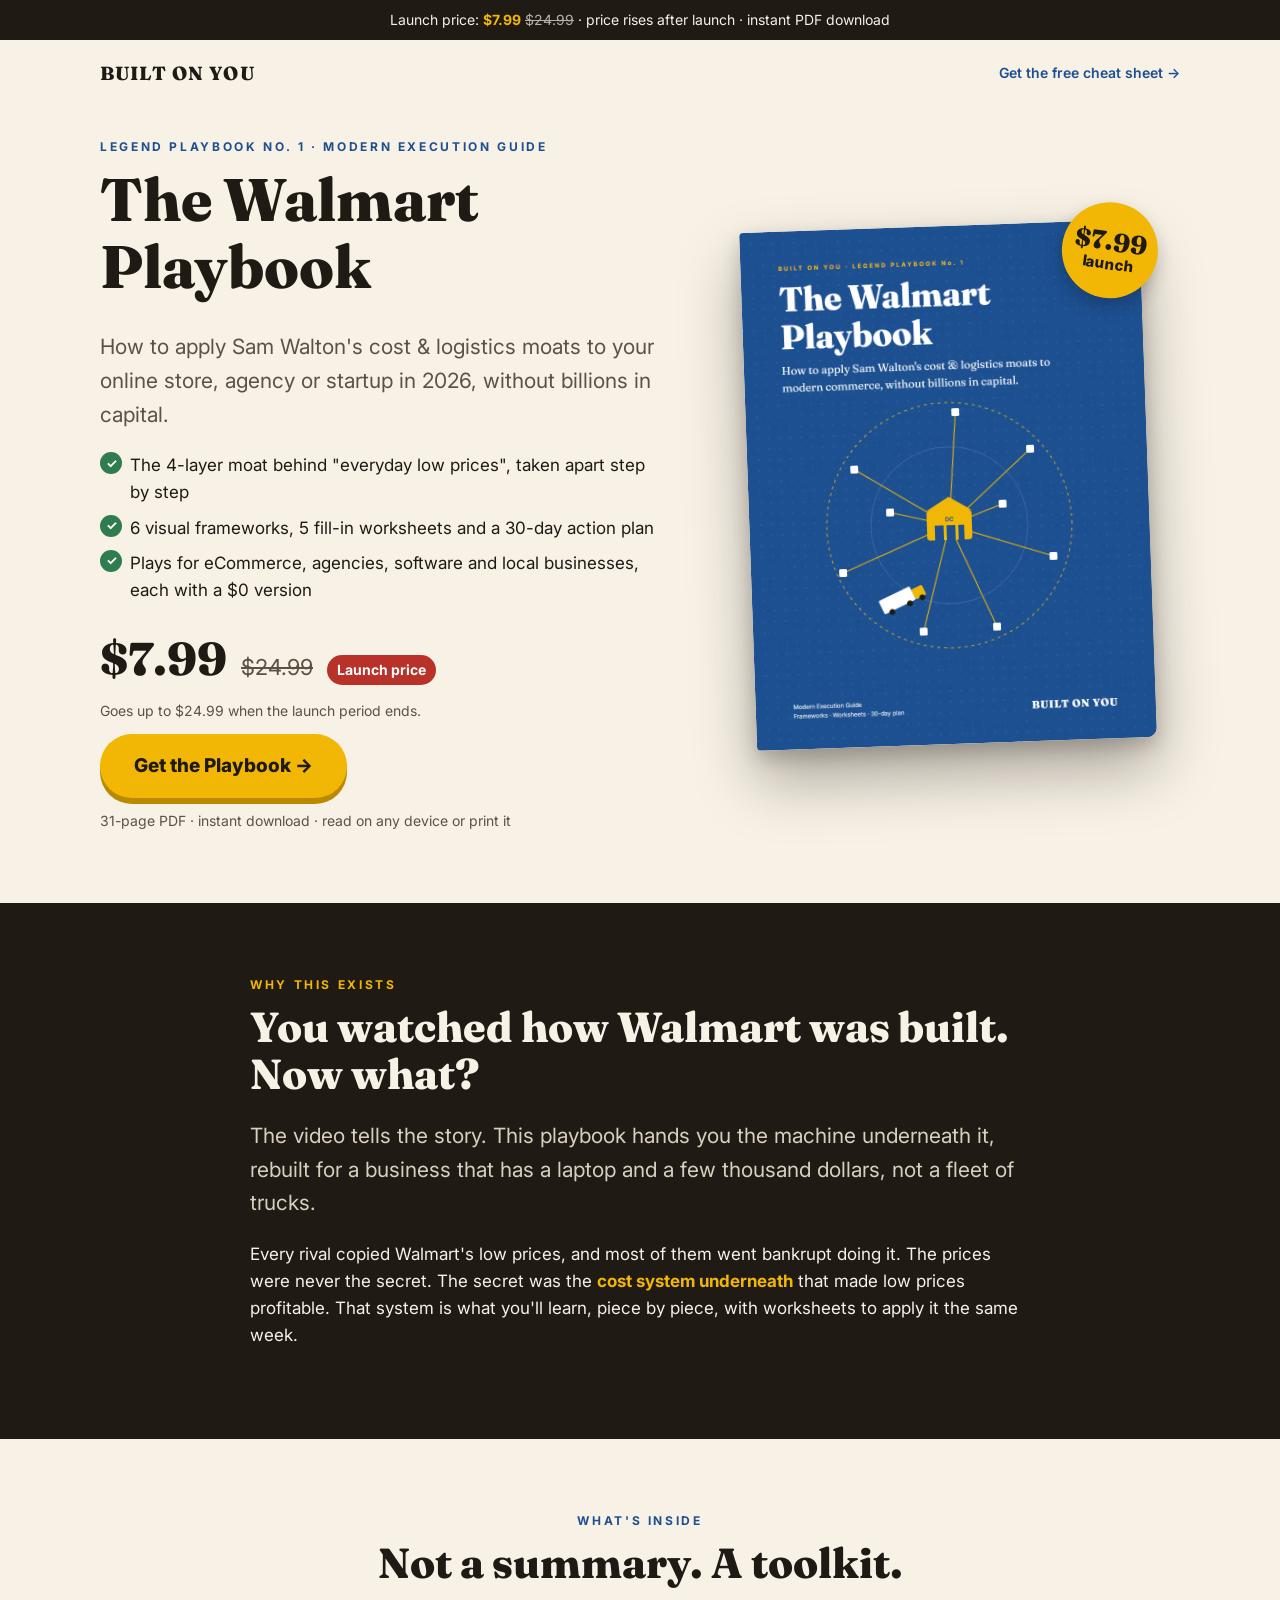
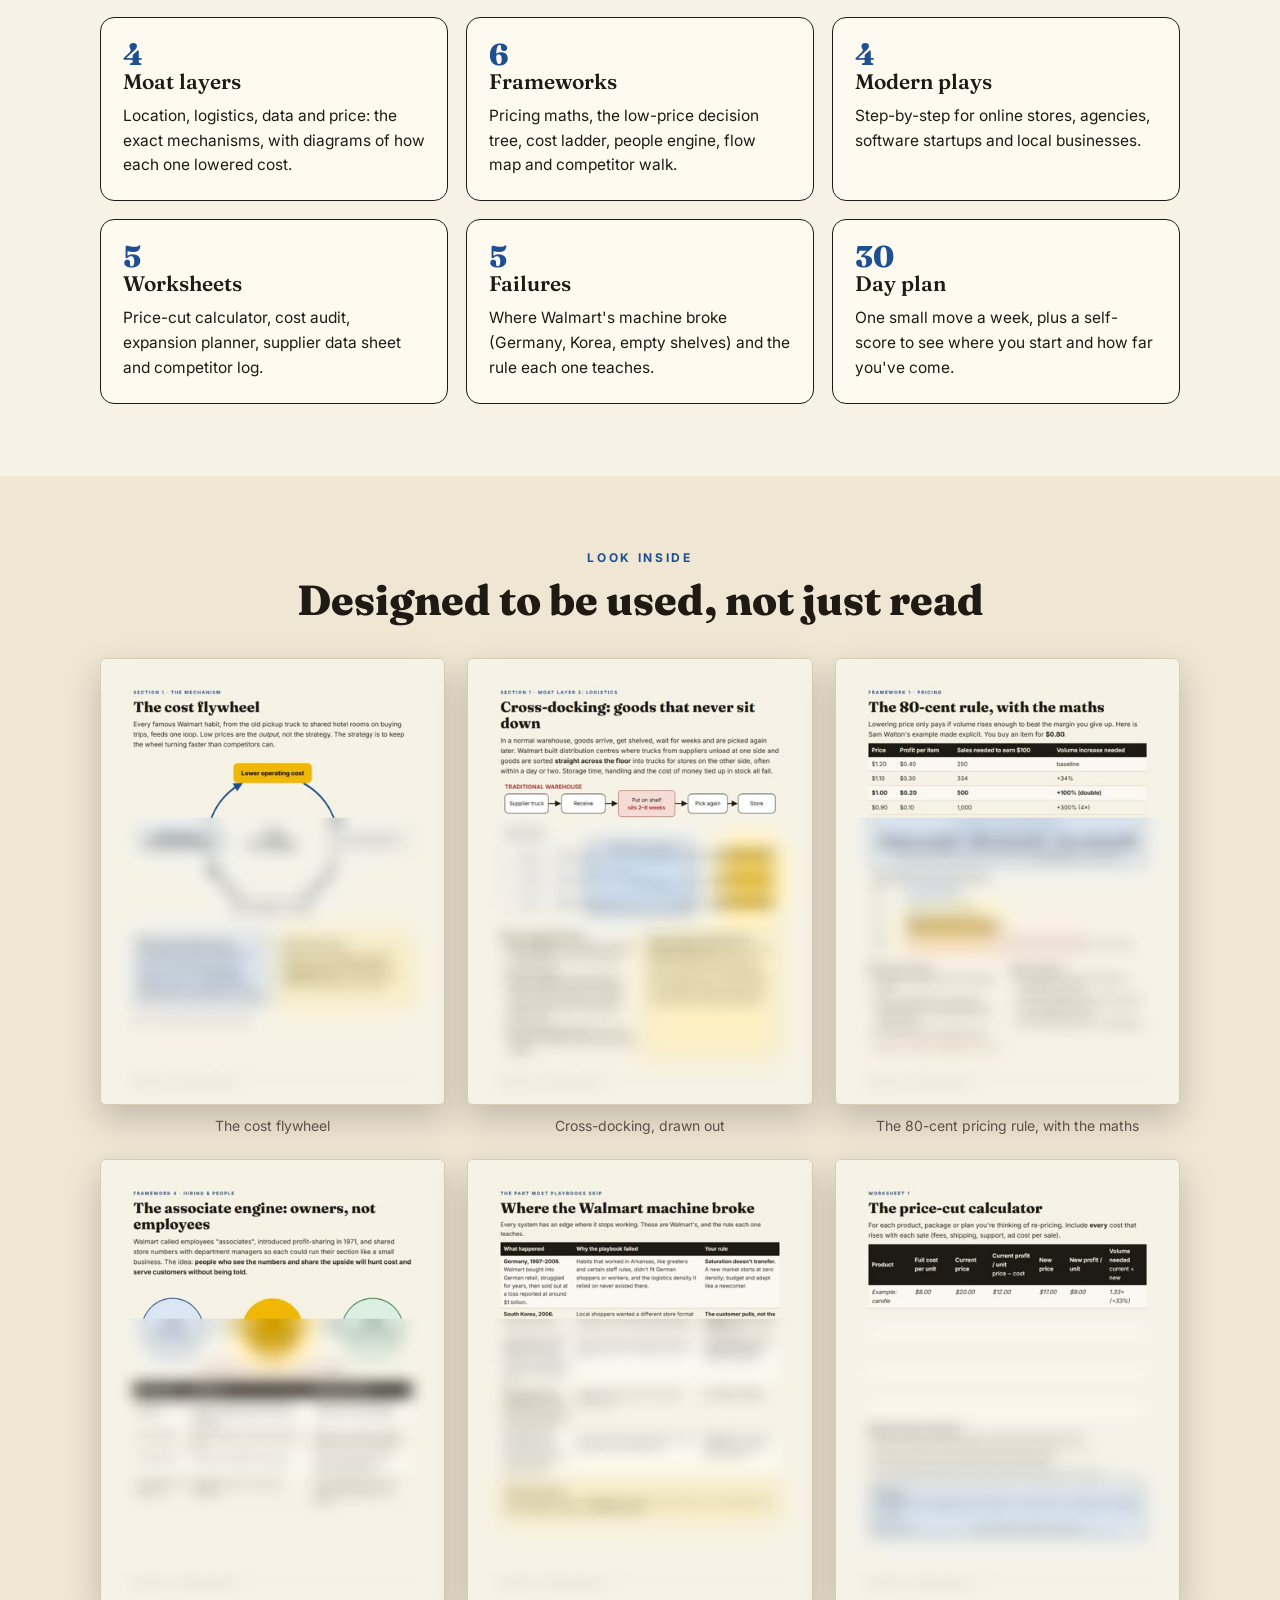
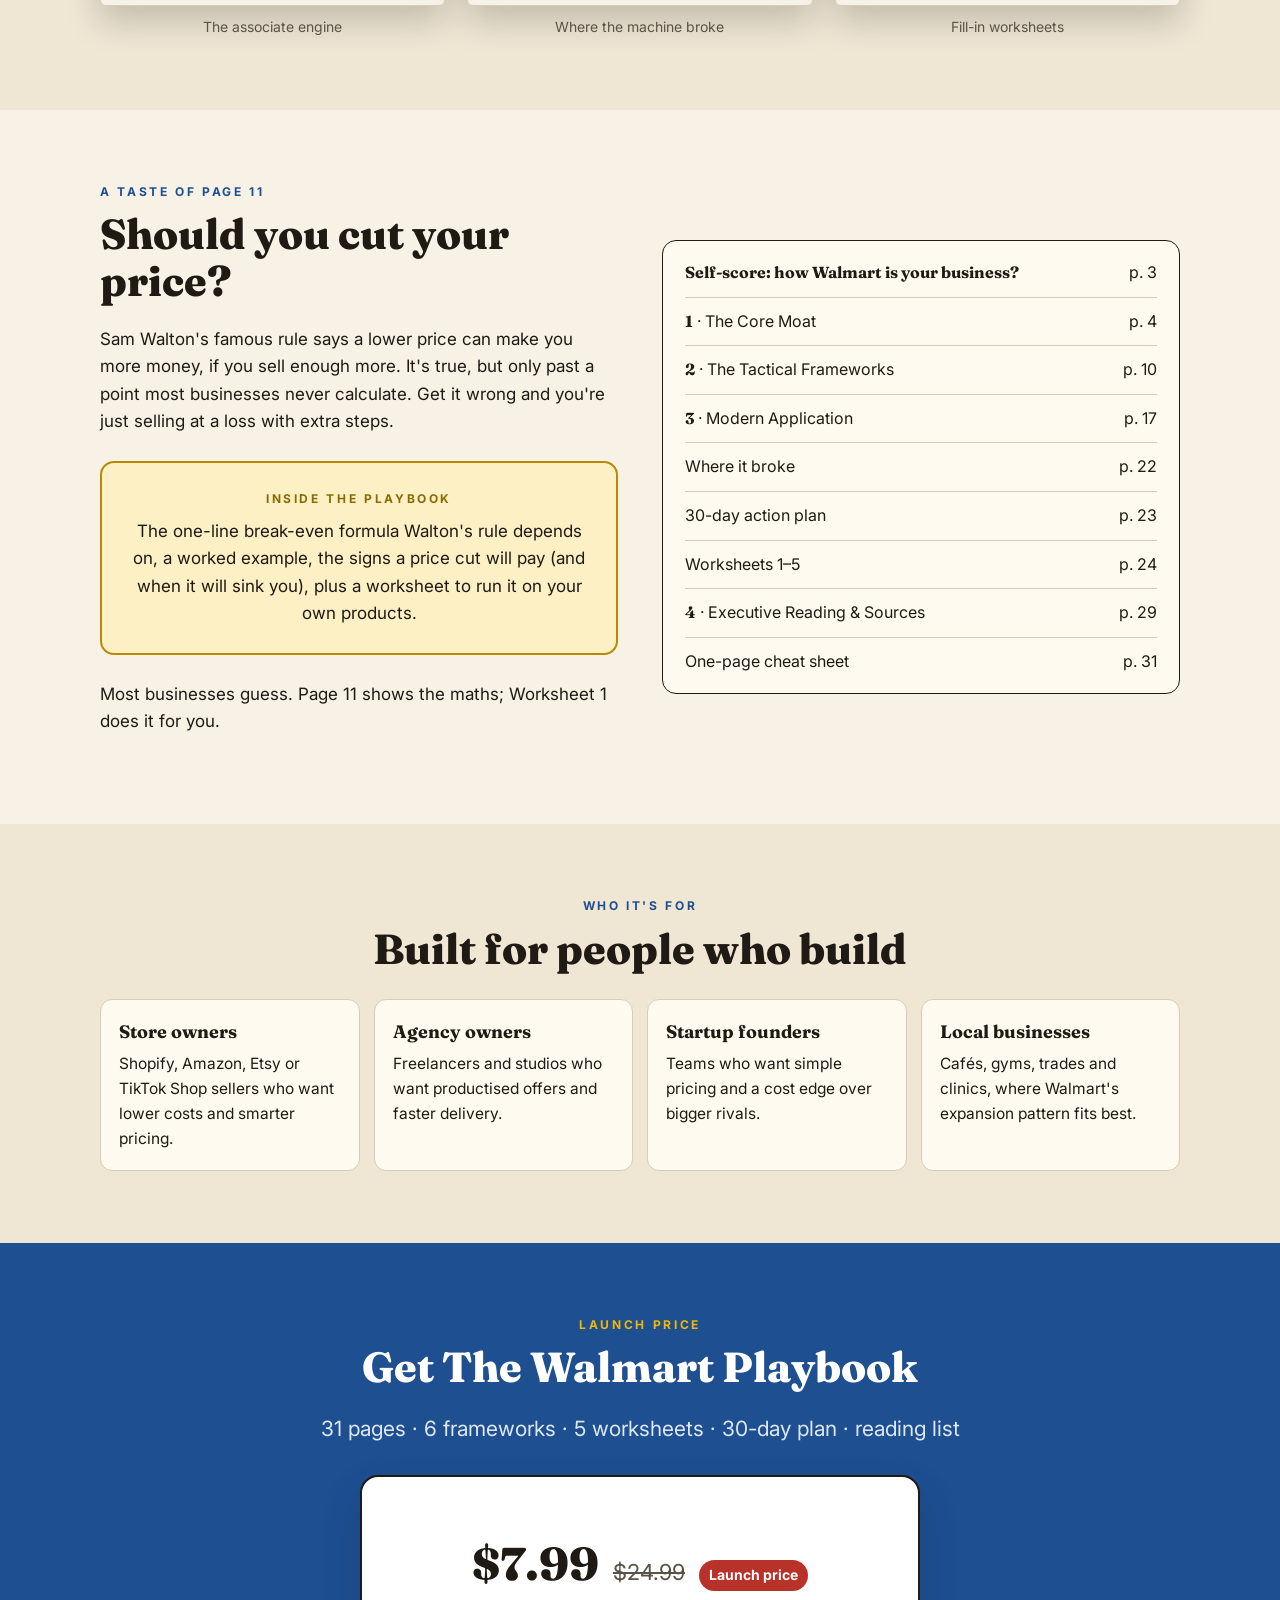
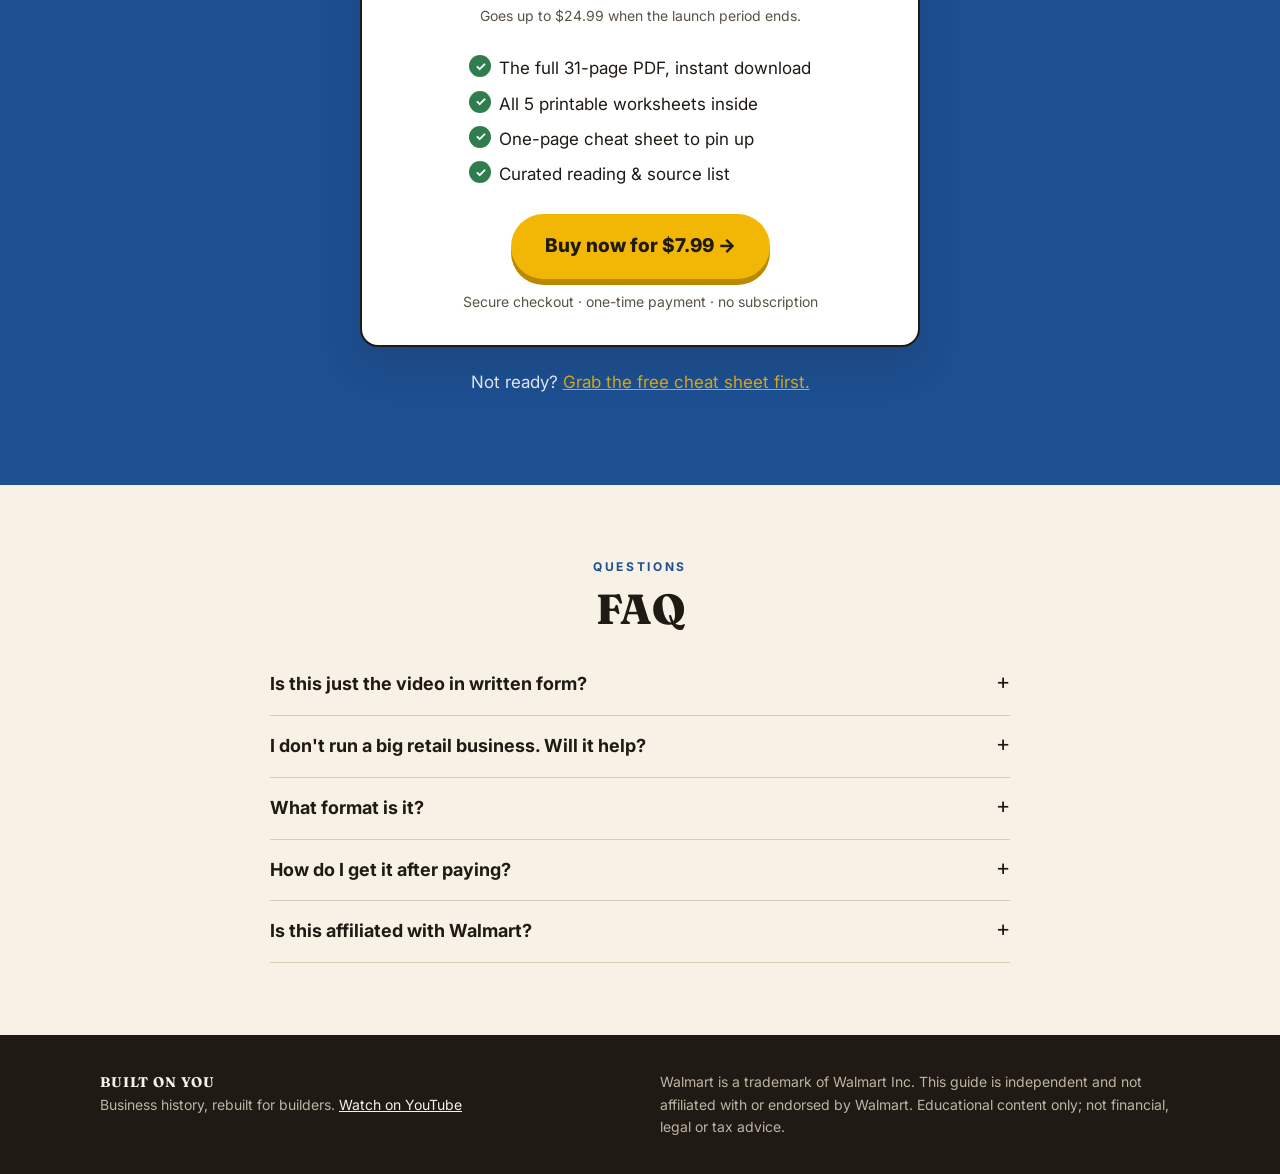
<file: walmart-playbook/index.html>
<!doctype html>
<html lang="en">
<head>
<meta charset="utf-8">
<meta name="viewport" content="width=device-width,initial-scale=1">
<title>The Walmart Playbook — Built On You</title>
<meta name="description" content="How to apply Sam Walton's cost and logistics moats to modern commerce, without billions in capital. 31-page guide with frameworks, worksheets and a 30-day plan.">
<meta property="og:title" content="The Walmart Playbook: Modern Execution Guide">
<meta property="og:description" content="Sam Walton's cost & logistics moats, rebuilt for online stores, agencies and startups in 2026.">
<meta property="og:image" content="https://builtonyou.github.io/ebook/assets/walmart/cover.jpg">
<link rel="preconnect" href="https://fonts.googleapis.com">
<link href="https://fonts.googleapis.com/css2?family=Fraunces:opsz,wght@9..144,600;9..144,800&family=Inter:wght@400;600;700;800&display=swap" rel="stylesheet">
<link rel="stylesheet" href="../assets/site.css">
<script>
  // ===== SETTINGS: paste your checkout link here =====
  window.BUY_URL = "https://checkout.dodopayments.com/buy/pdt_0NpmtE8n08N6yHa5Y9ofk?quantity=1&redirect_url=" + encodeURIComponent("https://builtonyou.github.io/ebook/thank-you/walmart/"); // Dodo LIVE checkout
</script>
<script data-goatcounter="https://builtonyou.goatcounter.com/count"
        async src="//gc.zgo.at/count.js"></script>
</head>
<body>

<div class="bar">Launch price: <b>$7.99</b> <s style="opacity:.7">$24.99</s> · price rises after launch · instant PDF download</div>

<div class="wrap"><nav><a class="logo" href="../reading-list/">BUILT ON YOU</a><a class="small" href="../walmart/free/">Get the free cheat sheet →</a></nav></div>

<!-- HERO -->
<header class="hero">
  <div class="wrap hero-grid">
    <div>
      <div class="kicker">Legend Playbook No. 1 · Modern Execution Guide</div>
      <h1>The Walmart Playbook</h1>
      <p class="lead">How to apply Sam Walton's cost &amp; logistics moats to your online store, agency or startup in 2026, without billions in capital.</p>
      <ul class="ticks">
        <li>The 4-layer moat behind "everyday low prices", taken apart step by step</li>
        <li>6 visual frameworks, 5 fill-in worksheets and a 30-day action plan</li>
        <li>Plays for eCommerce, agencies, software and local businesses, each with a $0 version</li>
      </ul>
      <div class="price"><span class="now">$7.99</span><span class="was">$24.99</span><span class="save">Launch price</span></div>
      <div class="fine" style="margin:-2px 0 12px">Goes up to $24.99 when the launch period ends.</div>
      <a class="btn buy" href="#buy" data-goatcounter-click="walmart-playbook/buy-hero">Get the Playbook →</a>
      <div class="fine">31-page PDF · instant download · read on any device or print it</div>
    </div>
    <div class="book"><img src="../assets/walmart/cover.jpg" alt="The Walmart Playbook cover" width="816" height="1056"><div class="badge"><span>$7.99</span>launch</div></div>
  </div>
</header>

<!-- PROBLEM -->
<section class="ink">
  <div class="wrap" style="max-width:820px">
    <div class="kicker">Why this exists</div>
    <h2>You watched how Walmart was built. Now what?</h2>
    <p class="lead" style="color:#d9cfbf">The video tells the story. This playbook hands you the machine underneath it, rebuilt for a business that has a laptop and a few thousand dollars, not a fleet of trucks.</p>
    <p>Every rival copied Walmart's low prices, and most of them went bankrupt doing it. The prices were never the secret. The secret was the <b style="color:var(--spark)">cost system underneath</b> that made low prices profitable. That system is what you'll learn, piece by piece, with worksheets to apply it the same week.</p>
  </div>
</section>

<!-- WHAT'S INSIDE -->
<section>
  <div class="wrap">
    <div class="center"><div class="kicker">What's inside</div><h2>Not a summary. A toolkit.</h2></div>
    <div class="cards">
      <div class="card"><div class="big">4</div><h3>Moat layers</h3><p>Location, logistics, data and price: the exact mechanisms, with diagrams of how each one lowered cost.</p></div>
      <div class="card"><div class="big">6</div><h3>Frameworks</h3><p>Pricing maths, the low-price decision tree, cost ladder, people engine, flow map and competitor walk.</p></div>
      <div class="card"><div class="big">4</div><h3>Modern plays</h3><p>Step-by-step for online stores, agencies, software startups and local businesses.</p></div>
      <div class="card"><div class="big">5</div><h3>Worksheets</h3><p>Price-cut calculator, cost audit, expansion planner, supplier data sheet and competitor log.</p></div>
      <div class="card"><div class="big">5</div><h3>Failures</h3><p>Where Walmart's machine broke (Germany, Korea, empty shelves) and the rule each one teaches.</p></div>
      <div class="card"><div class="big">30</div><h3>Day plan</h3><p>One small move a week, plus a self-score to see where you start and how far you've come.</p></div>
    </div>
  </div>
</section>

<!-- GALLERY -->
<section style="background:var(--paper2)">
  <div class="wrap">
    <div class="center"><div class="kicker">Look inside</div><h2>Designed to be used, not just read</h2></div>
    <div class="gallery">
      <figure><img src="../assets/walmart/flywheel.jpg" alt="The cost flywheel page" loading="lazy"><figcaption>The cost flywheel</figcaption></figure>
      <figure><img src="../assets/walmart/crossdock.jpg" alt="Cross-docking page" loading="lazy"><figcaption>Cross-docking, drawn out</figcaption></figure>
      <figure><img src="../assets/walmart/pricing.jpg" alt="Pricing maths page" loading="lazy"><figcaption>The 80-cent pricing rule, with the maths</figcaption></figure>
      <figure><img src="../assets/walmart/people.jpg" alt="People engine page" loading="lazy"><figcaption>The associate engine</figcaption></figure>
      <figure><img src="../assets/walmart/broke.jpg" alt="Where it broke page" loading="lazy"><figcaption>Where the machine broke</figcaption></figure>
      <figure><img src="../assets/walmart/worksheet.jpg" alt="Worksheet page" loading="lazy"><figcaption>Fill-in worksheets</figcaption></figure>
    </div>
  </div>
</section>

<!-- SAMPLE -->
<section>
  <div class="wrap split">
    <div>
      <div class="kicker">A taste of page 11</div>
      <h2>Should you cut your price?</h2>
      <p>Sam Walton's famous rule says a lower price can make you more money, if you sell enough more. It's true, but only past a point most businesses never calculate. Get it wrong and you're just selling at a loss with extra steps.</p>
      <div class="formula"><div class="kicker" style="color:#8a6a00">Inside the playbook</div><p style="margin:0">The one-line break-even formula Walton's rule depends on, a worked example, the signs a price cut will pay (and when it will sink you), plus a worksheet to run it on your own products.</p></div>
      <p>Most businesses guess. Page 11 shows the maths; Worksheet 1 does it for you.</p>
    </div>
    <div class="toc">
      <div><b>Self-score: how Walmart is your business?</b><span>p. 3</span></div>
      <div><span><b>1</b> · The Core Moat</span><span>p. 4</span></div>
      <div><span><b>2</b> · The Tactical Frameworks</span><span>p. 10</span></div>
      <div><span><b>3</b> · Modern Application</span><span>p. 17</span></div>
      <div><span>Where it broke</span><span>p. 22</span></div>
      <div><span>30-day action plan</span><span>p. 23</span></div>
      <div><span>Worksheets 1–5</span><span>p. 24</span></div>
      <div><span><b>4</b> · Executive Reading &amp; Sources</span><span>p. 29</span></div>
      <div><span>One-page cheat sheet</span><span>p. 31</span></div>
    </div>
  </div>
</section>

<!-- WHO -->
<section style="background:var(--paper2)">
  <div class="wrap">
    <div class="center"><div class="kicker">Who it's for</div><h2>Built for people who build</h2></div>
    <div class="who">
      <div><b>Store owners</b>Shopify, Amazon, Etsy or TikTok Shop sellers who want lower costs and smarter pricing.</div>
      <div><b>Agency owners</b>Freelancers and studios who want productised offers and faster delivery.</div>
      <div><b>Startup founders</b>Teams who want simple pricing and a cost edge over bigger rivals.</div>
      <div><b>Local businesses</b>Cafés, gyms, trades and clinics, where Walmart's expansion pattern fits best.</div>
    </div>
  </div>
</section>

<!-- BUY -->
<section class="dark" id="buy">
  <div class="wrap center">
    <div class="kicker">Launch price</div>
    <h2>Get The Walmart Playbook</h2>
    <p class="lead">31 pages · 6 frameworks · 5 worksheets · 30-day plan · reading list</p>
    <div class="buybox" style="color:var(--ink)">
      <div class="price" style="justify-content:center"><span class="now">$7.99</span><span class="was">$24.99</span><span class="save">Launch price</span></div>
      <div class="fine" style="margin:-2px 0 10px">Goes up to $24.99 when the launch period ends.</div>
      <ul class="ticks" style="text-align:left;display:inline-block">
        <li>The full 31-page PDF, instant download</li>
        <li>All 5 printable worksheets inside</li>
        <li>One-page cheat sheet to pin up</li>
        <li>Curated reading &amp; source list</li>
      </ul><br>
      <a class="btn buy" href="#buy" data-goatcounter-click="walmart-playbook/buy-bottom">Buy now for $7.99 →</a>
      <div class="fine">Secure checkout · one-time payment · no subscription</div>
    </div>
    <p style="margin-top:22px;opacity:.85">Not ready? <a href="../walmart/free/" style="color:var(--spark)">Grab the free cheat sheet first.</a></p>
  </div>
</section>

<!-- FAQ -->
<section>
  <div class="wrap faq" style="max-width:780px">
    <div class="center"><div class="kicker">Questions</div><h2>FAQ</h2></div>
    <details><summary>Is this just the video in written form?</summary><p>No. The video tells Walmart's story. The playbook skips the story and gives you the systems behind it (pricing, logistics, cost, people) plus worksheets and plays to apply them to your own business.</p></details>
    <details><summary>I don't run a big retail business. Will it help?</summary><p>Yes. Section 3 translates every idea for online stores, agencies, software startups and local businesses, and each play has a version you can start for close to $0.</p></details>
    <details><summary>What format is it?</summary><p>A 31-page PDF in US Letter size. It reads well on a laptop, tablet or phone, and the worksheets are designed to be printed or copied into a spreadsheet.</p></details>
    <details><summary>How do I get it after paying?</summary><p>You'll get the download link right after checkout and by email.</p></details>
    <details><summary>Is this affiliated with Walmart?</summary><p>No. It's an independent educational guide by Built On You, based on published books, company records and public history.</p></details>
  </div>
</section>

<footer>
  <div class="wrap" style="display:flex;justify-content:space-between;gap:20px;flex-wrap:wrap">
    <div><b style="color:var(--paper);font-family:Fraunces,serif;letter-spacing:.06em">BUILT ON YOU</b><br>Business history, rebuilt for builders. <a href="https://www.youtube.com/@builtonyou">Watch on YouTube</a></div>
    <div style="max-width:520px">Walmart is a trademark of Walmart Inc. This guide is independent and not affiliated with or endorsed by Walmart. Educational content only; not financial, legal or tax advice.</div>
  </div>
</footer>

<script>
  document.querySelectorAll("a.buy").forEach(function (a) {
    if (window.BUY_URL && window.BUY_URL !== "#buy") { a.href = window.BUY_URL; }
  });
</script>
</body>
</html>
</file>
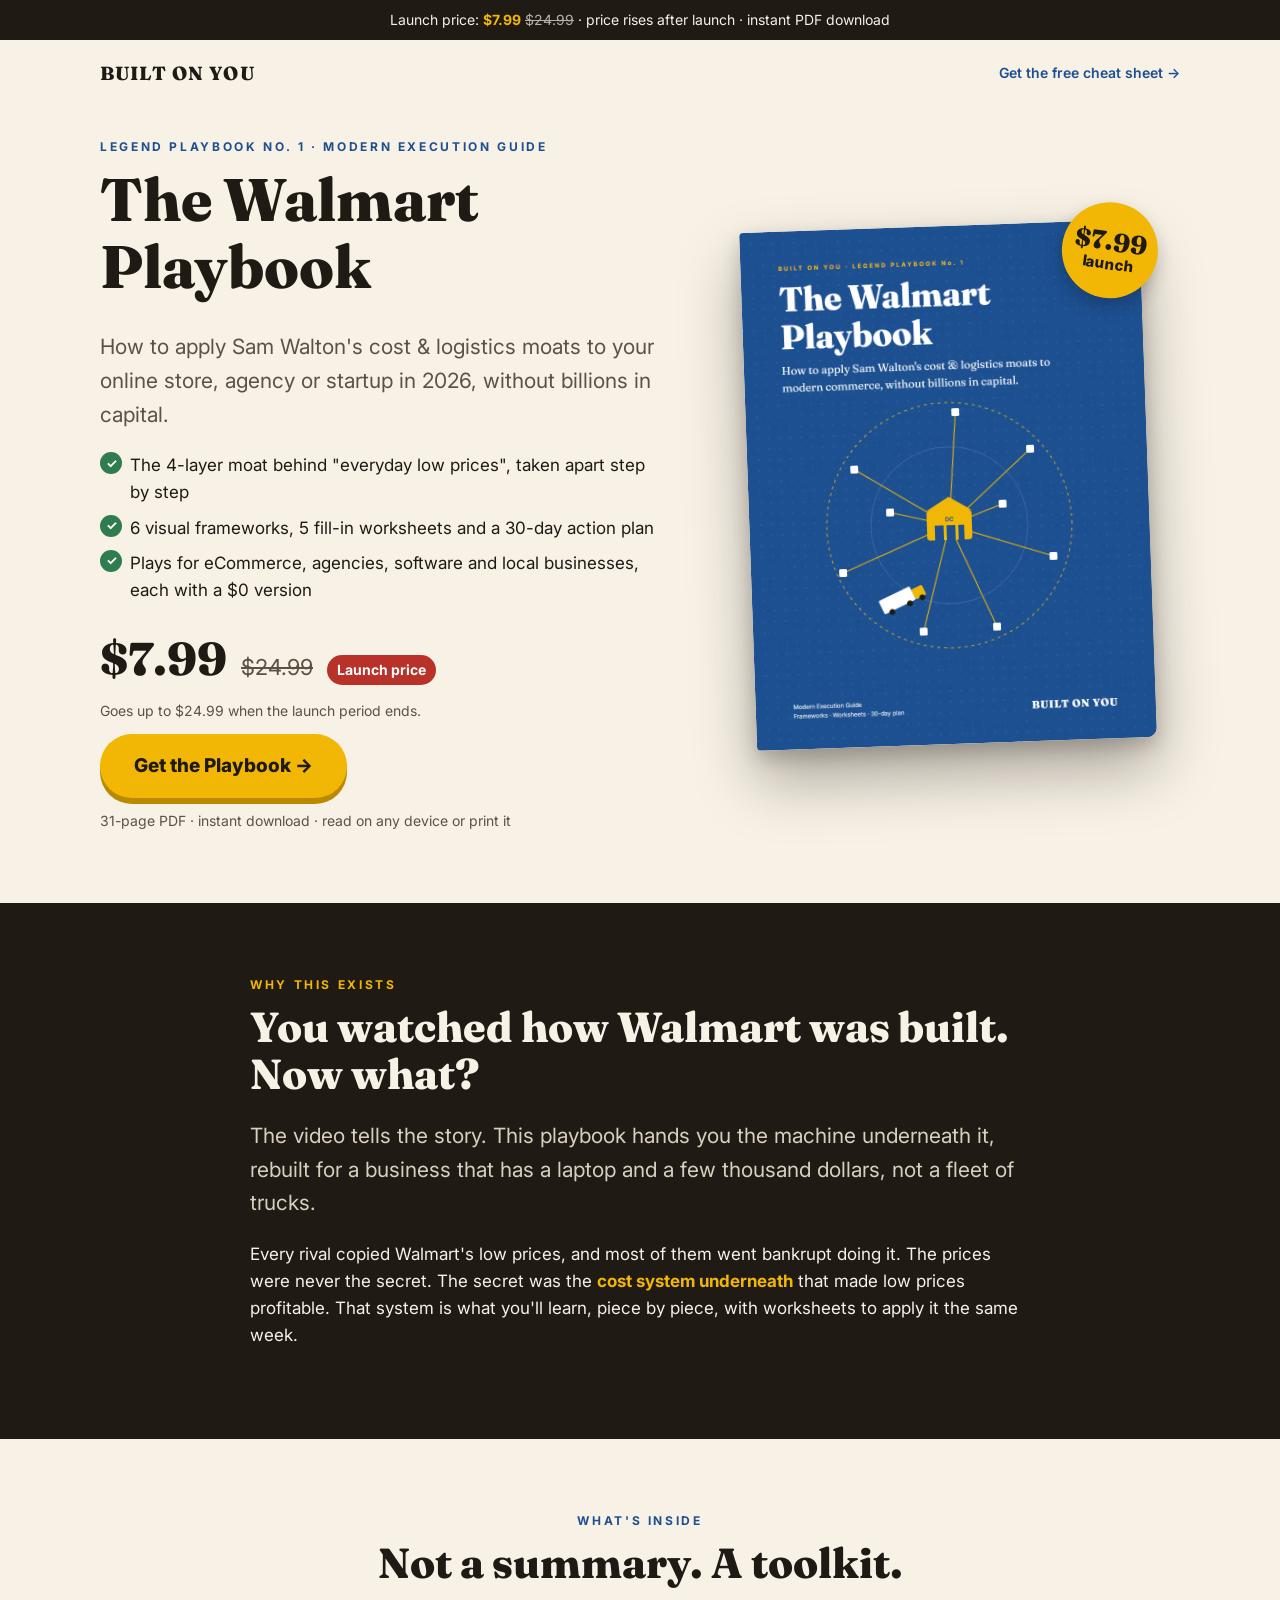
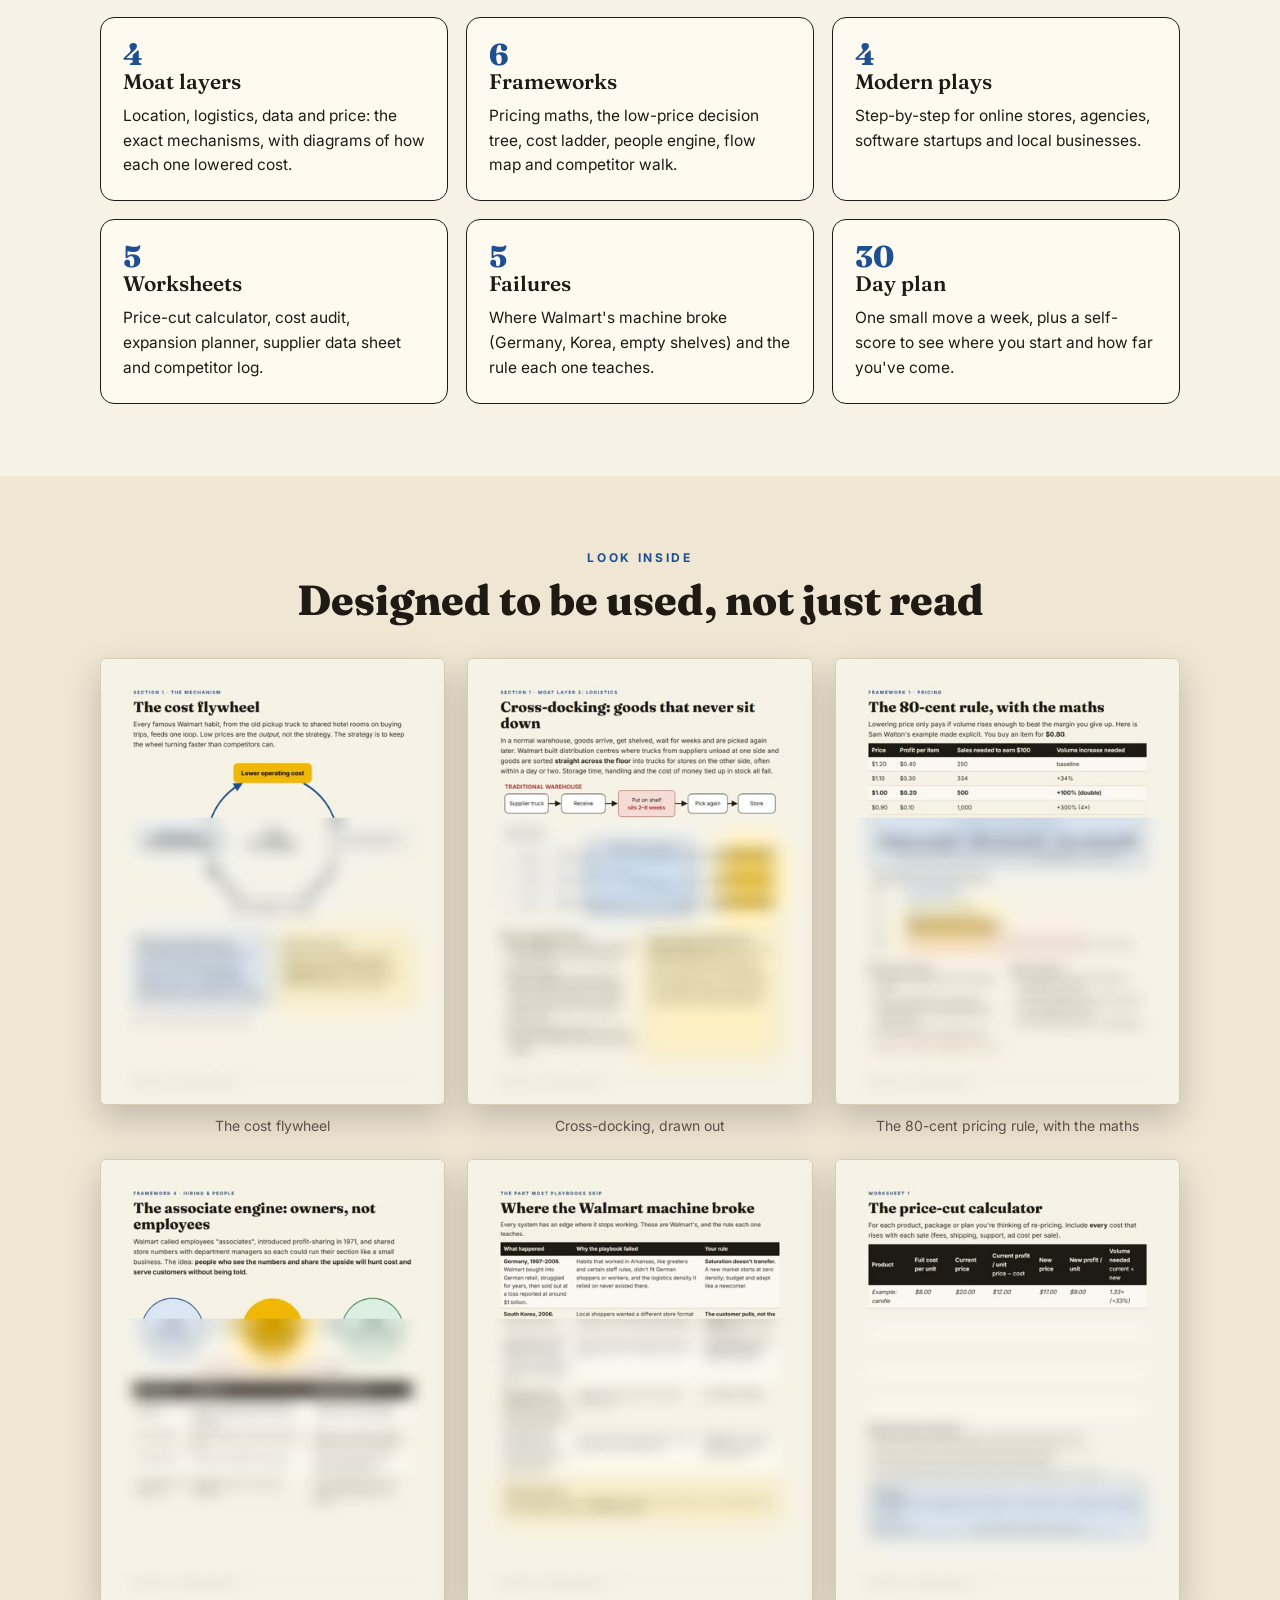
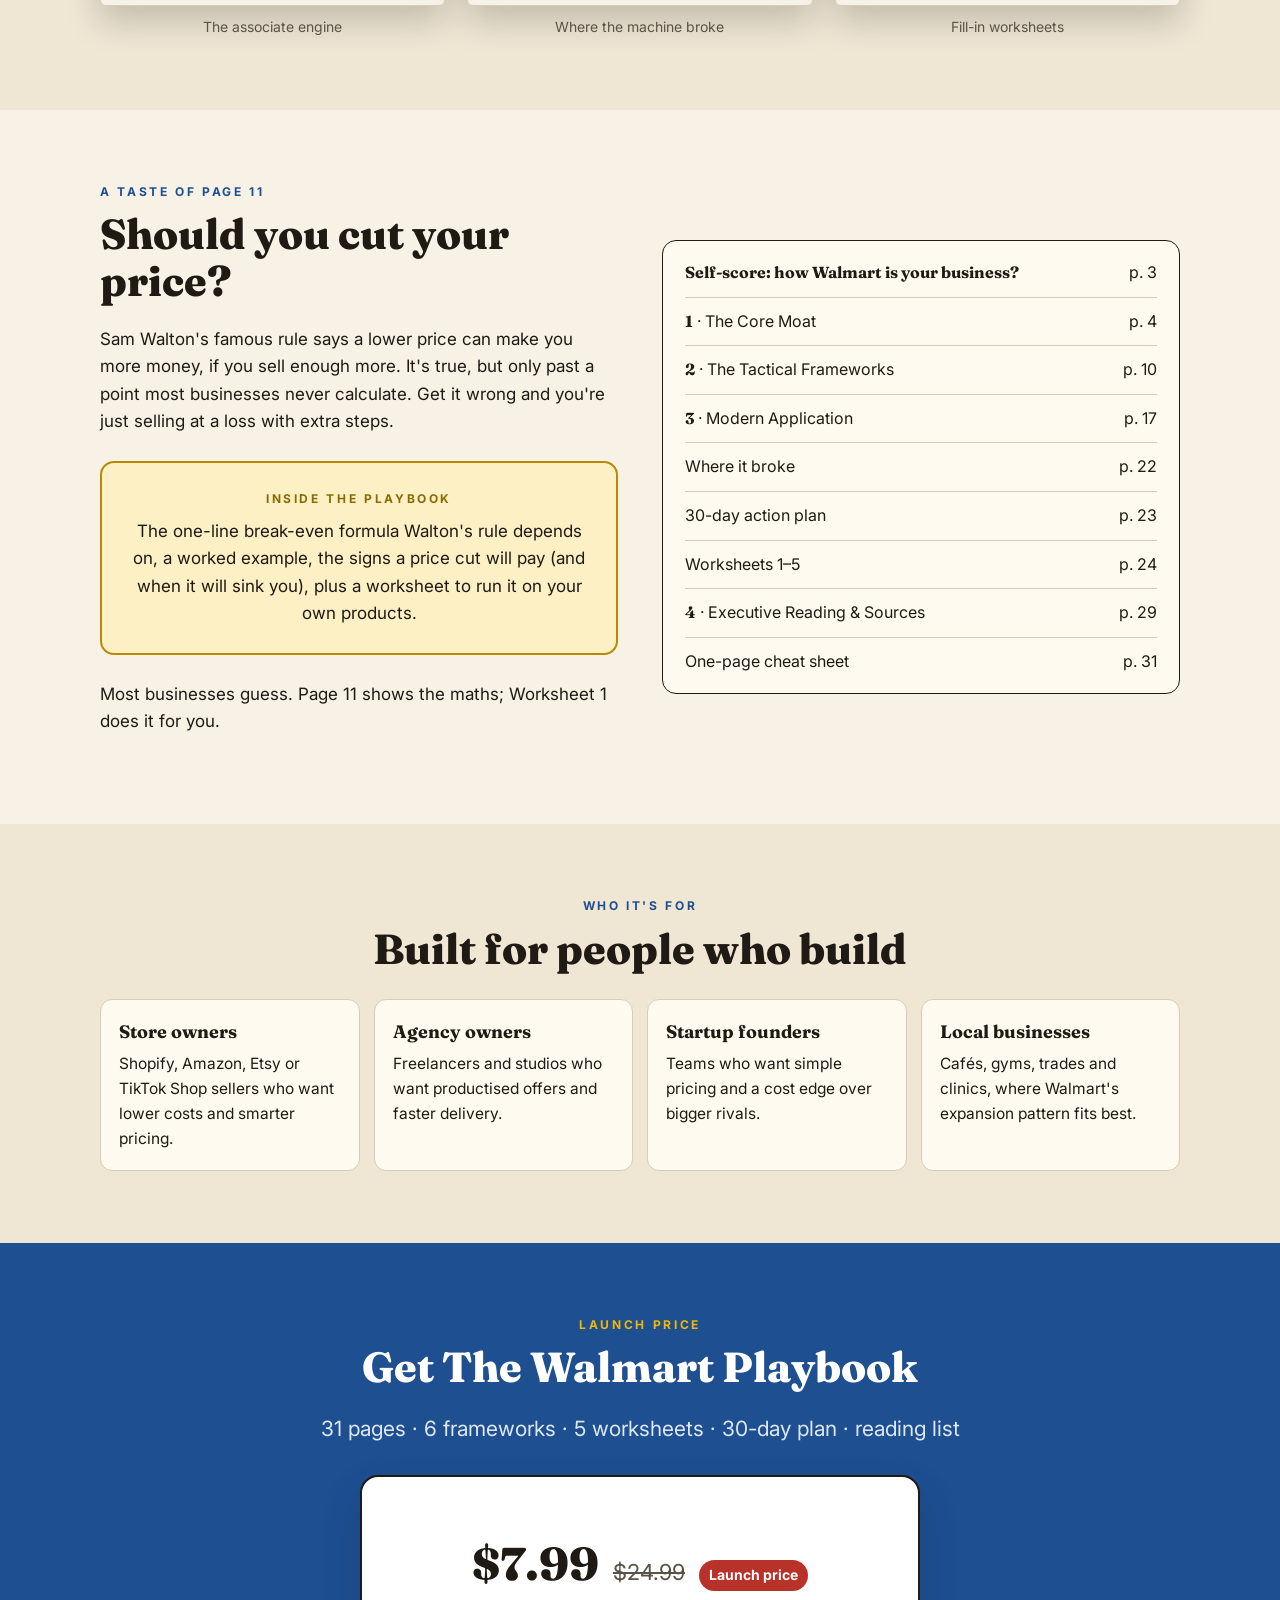
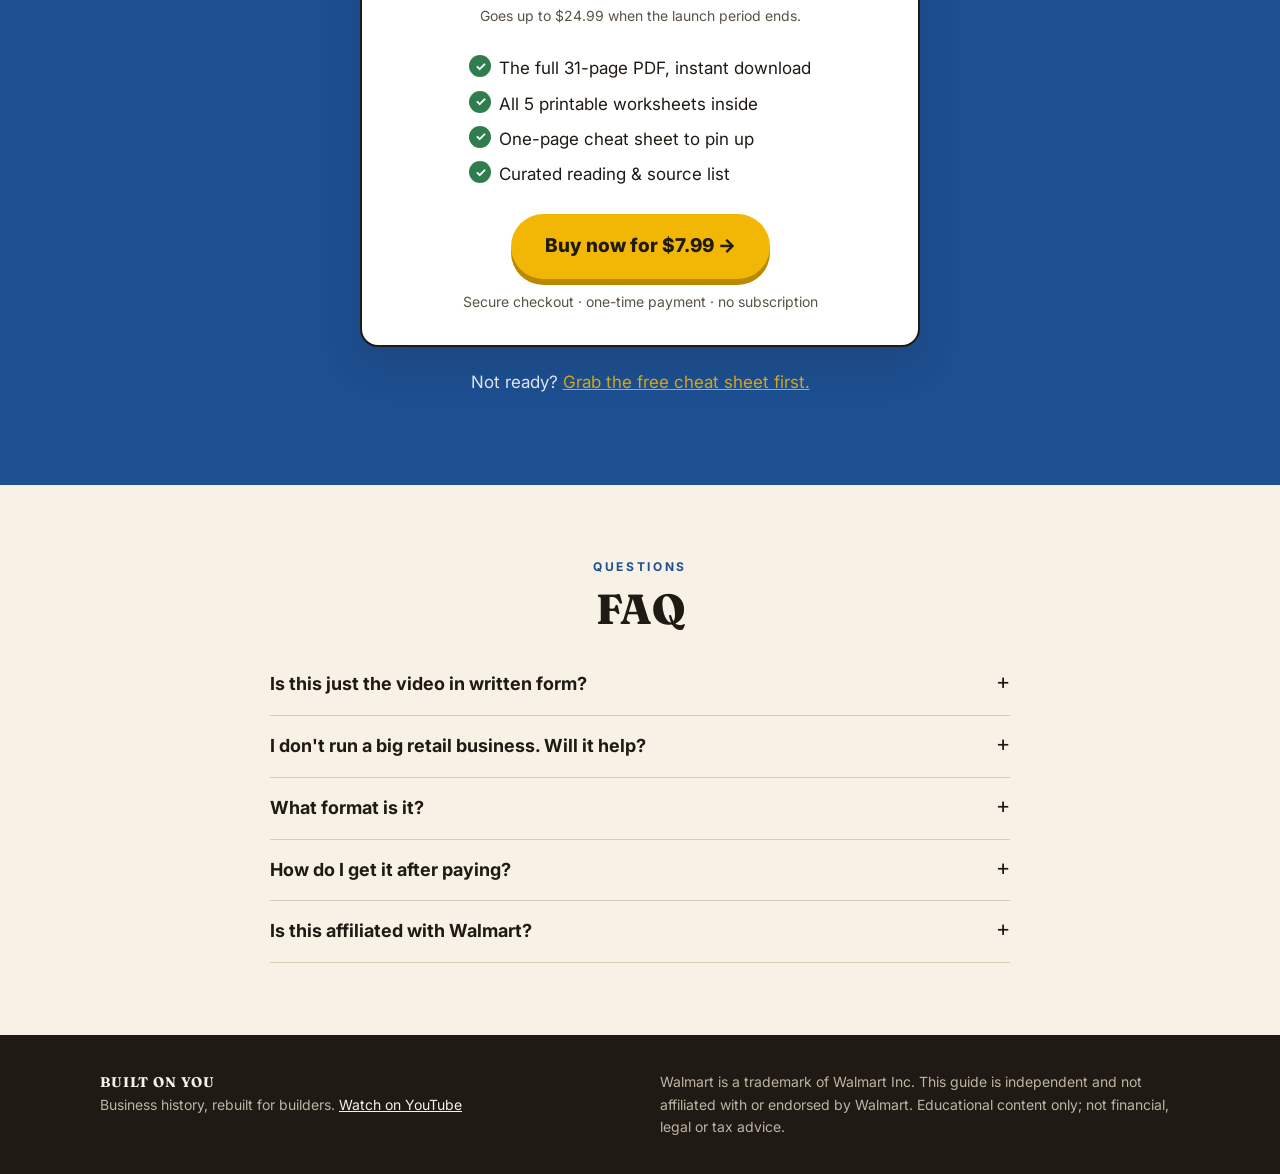
<file: walmart/index.html>
<!doctype html>
<html lang="en"><head><meta charset="utf-8">
<meta name="viewport" content="width=device-width,initial-scale=1">
<title>Built On You — Reading List</title>
<meta name="robots" content="noindex">
<link rel="canonical" href="https://builtonyou.github.io/ebook/reading-list/">
<meta http-equiv="refresh" content="0; url=../walmart-playbook/">
<script>location.replace("../walmart-playbook/");</script>
<style>body{margin:0;background:#f7f1e6;color:#1f1a14;font:17px/1.6 Inter,Arial,sans-serif;display:grid;place-items:center;min-height:100vh;text-align:center;padding:16px}a{color:#1d4f91;font-weight:700}</style>
</head><body><p>Taking you to The Walmart Playbook…<br><a href="../walmart-playbook/">Continue →</a></p></body></html>
</file>
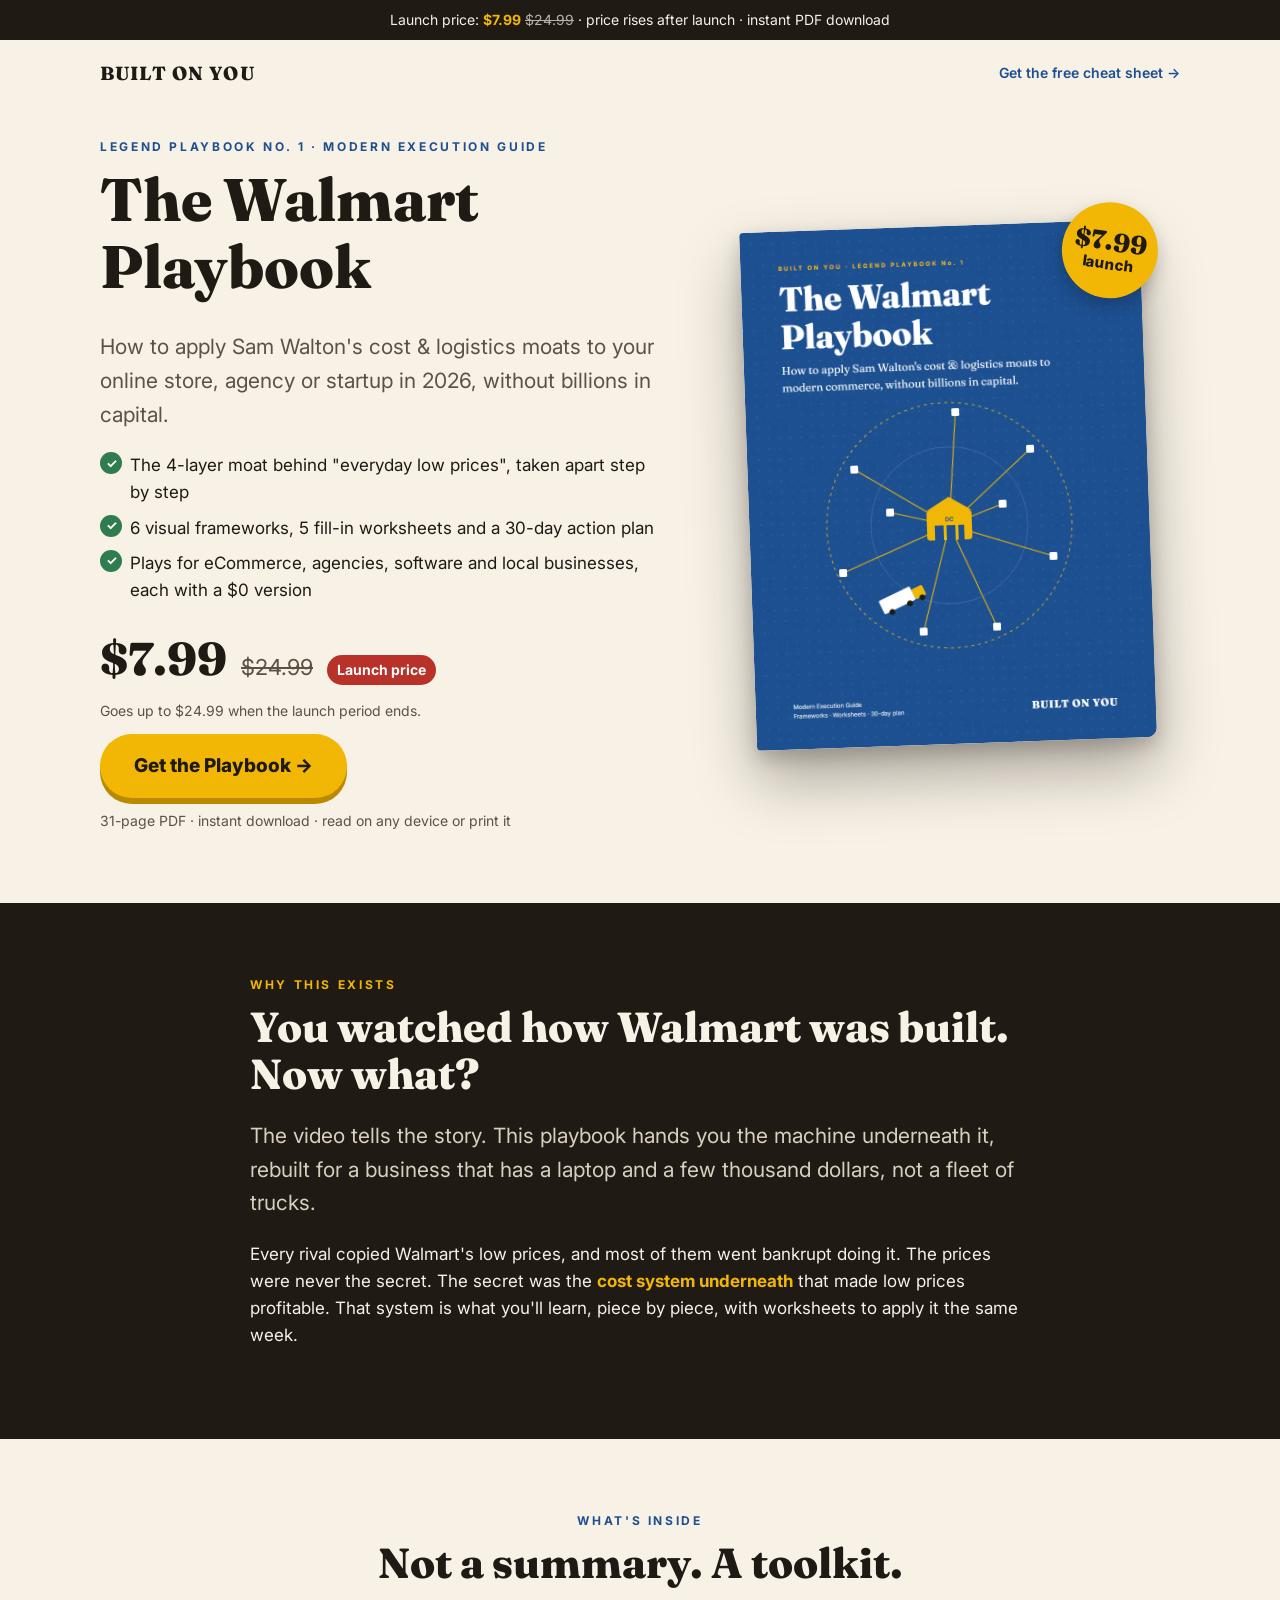
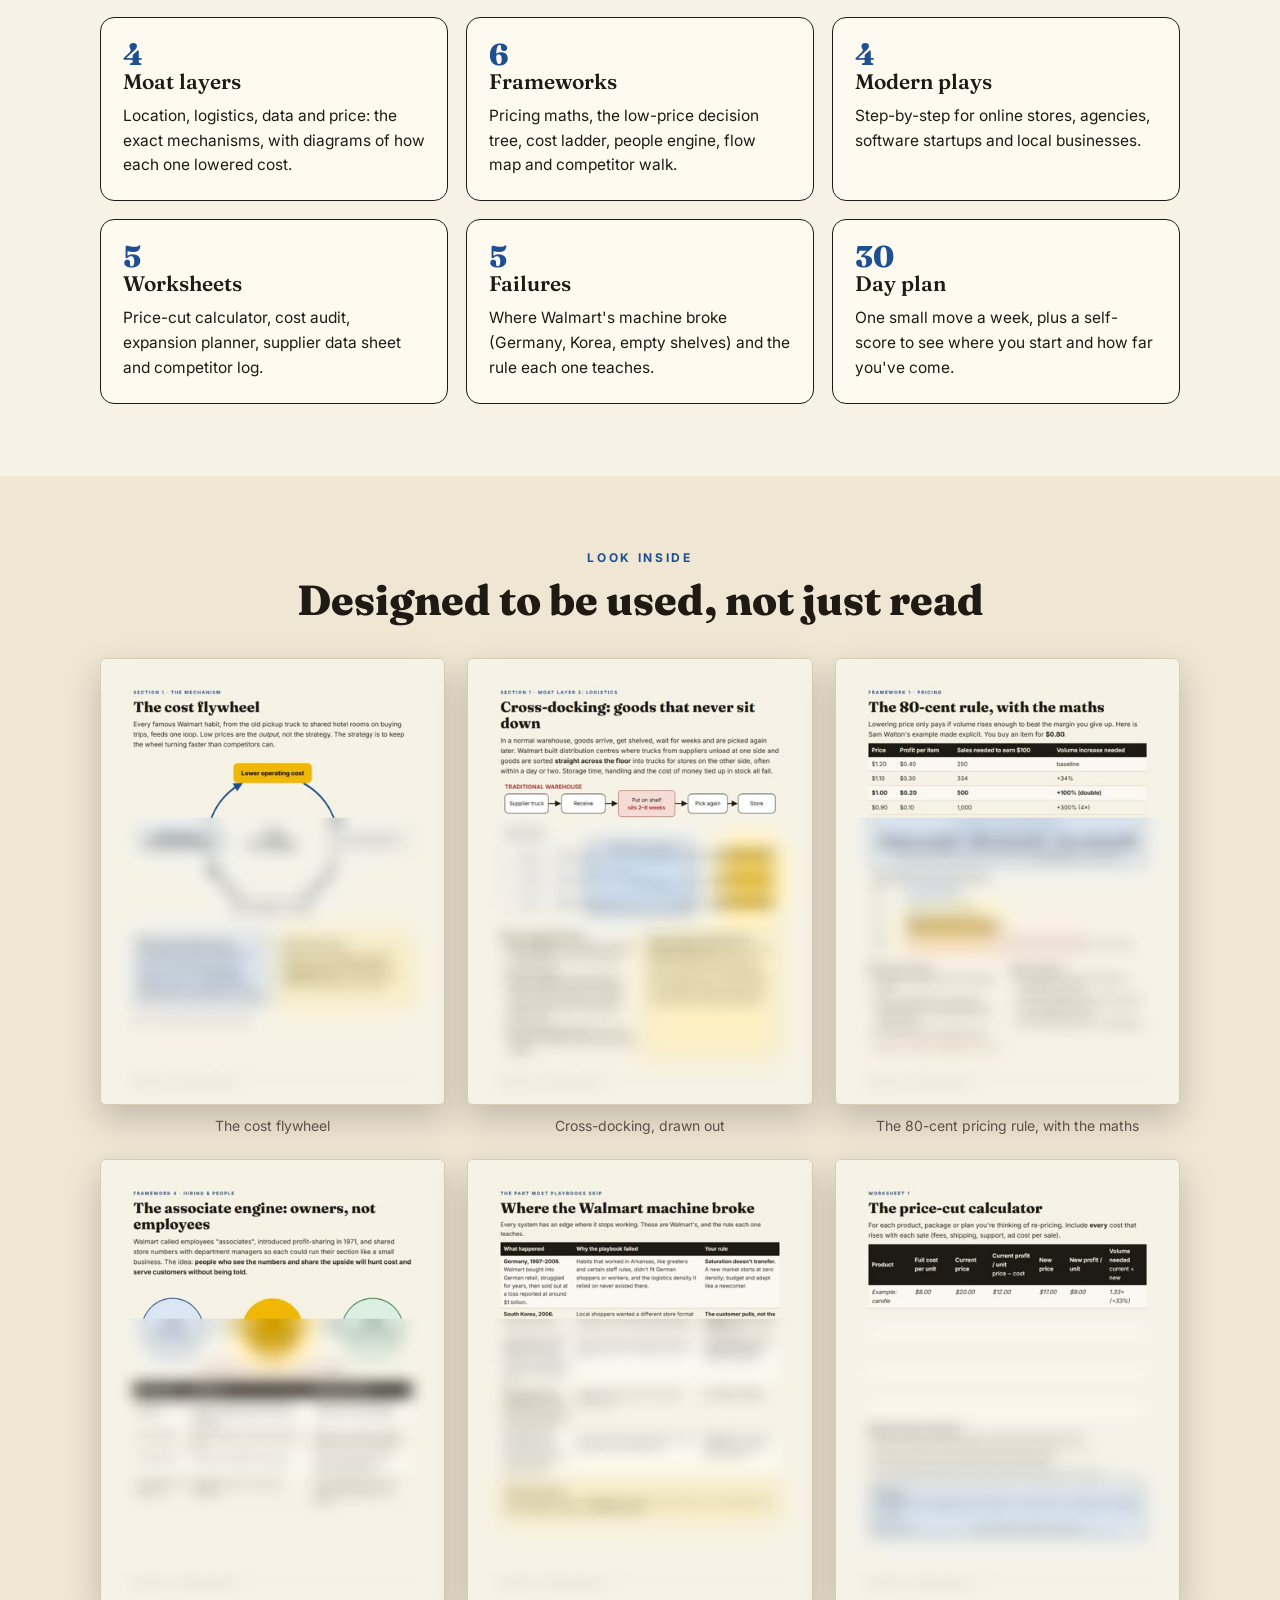
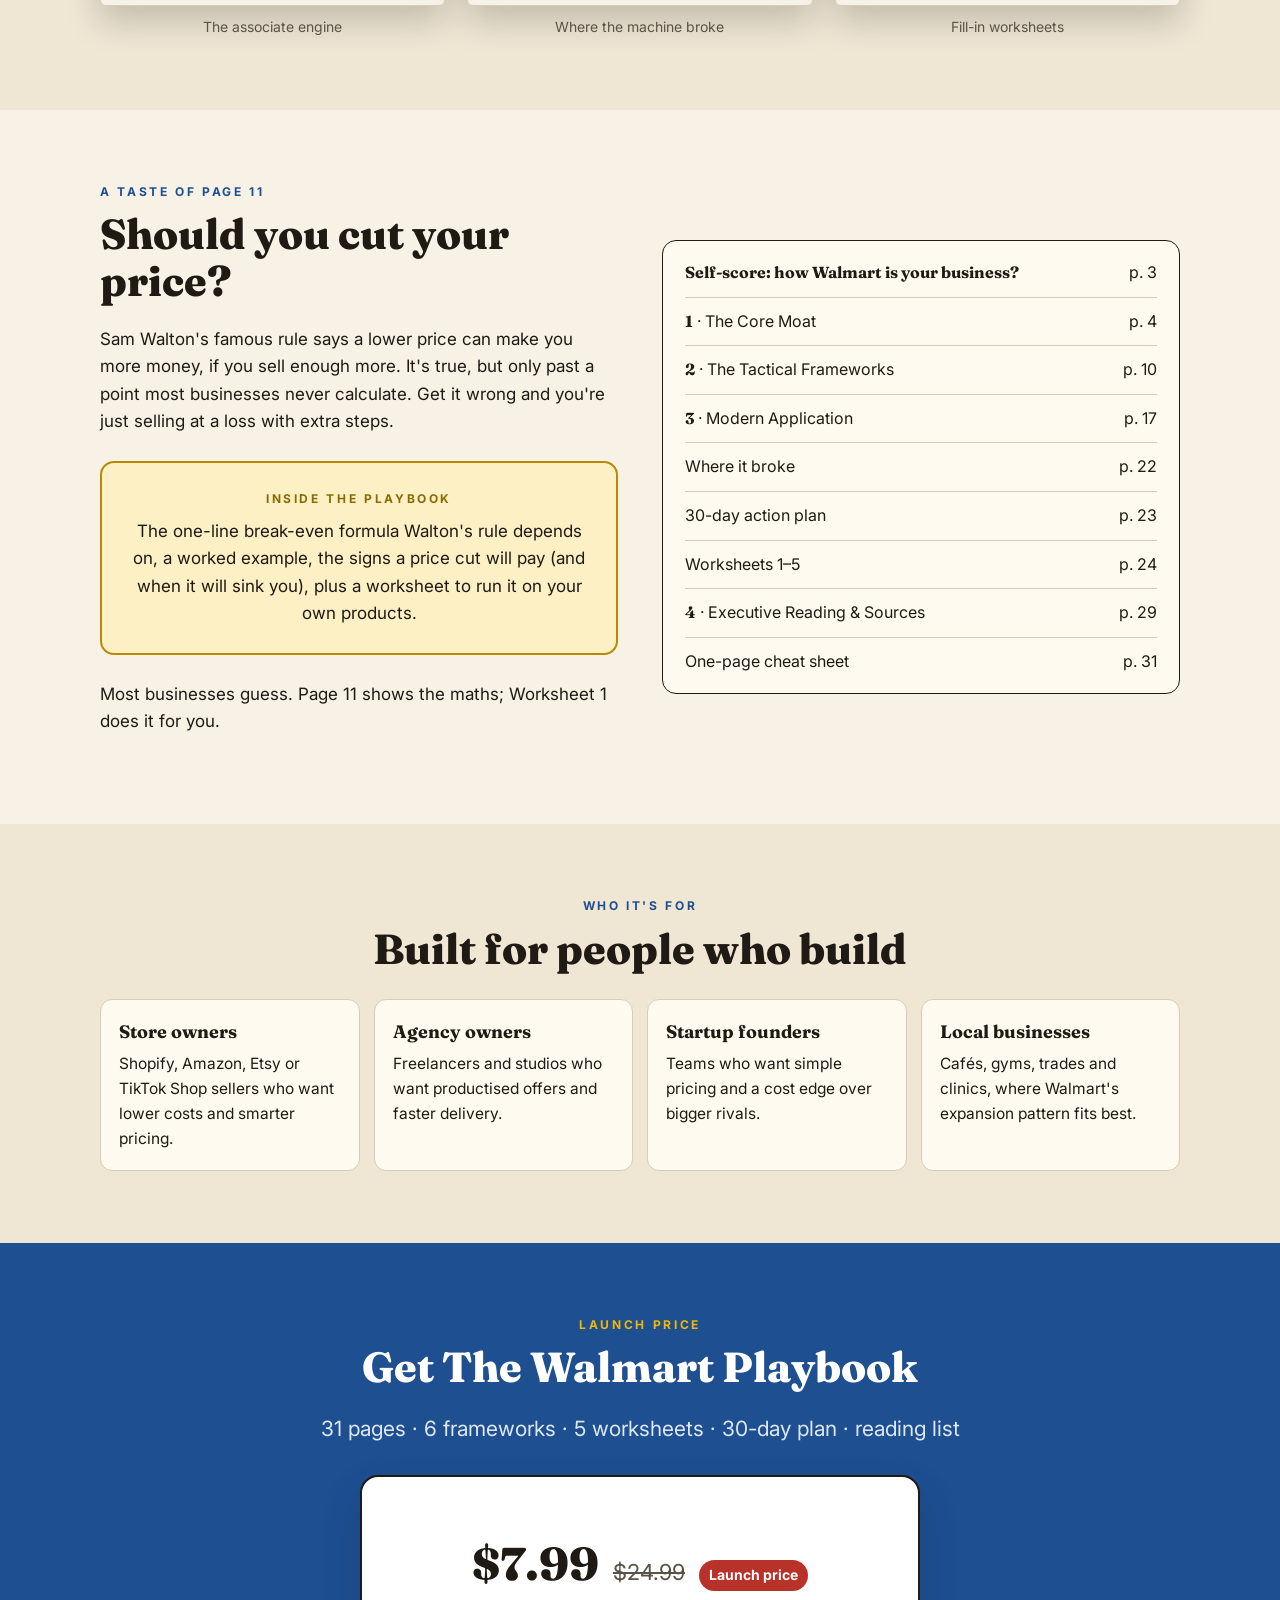
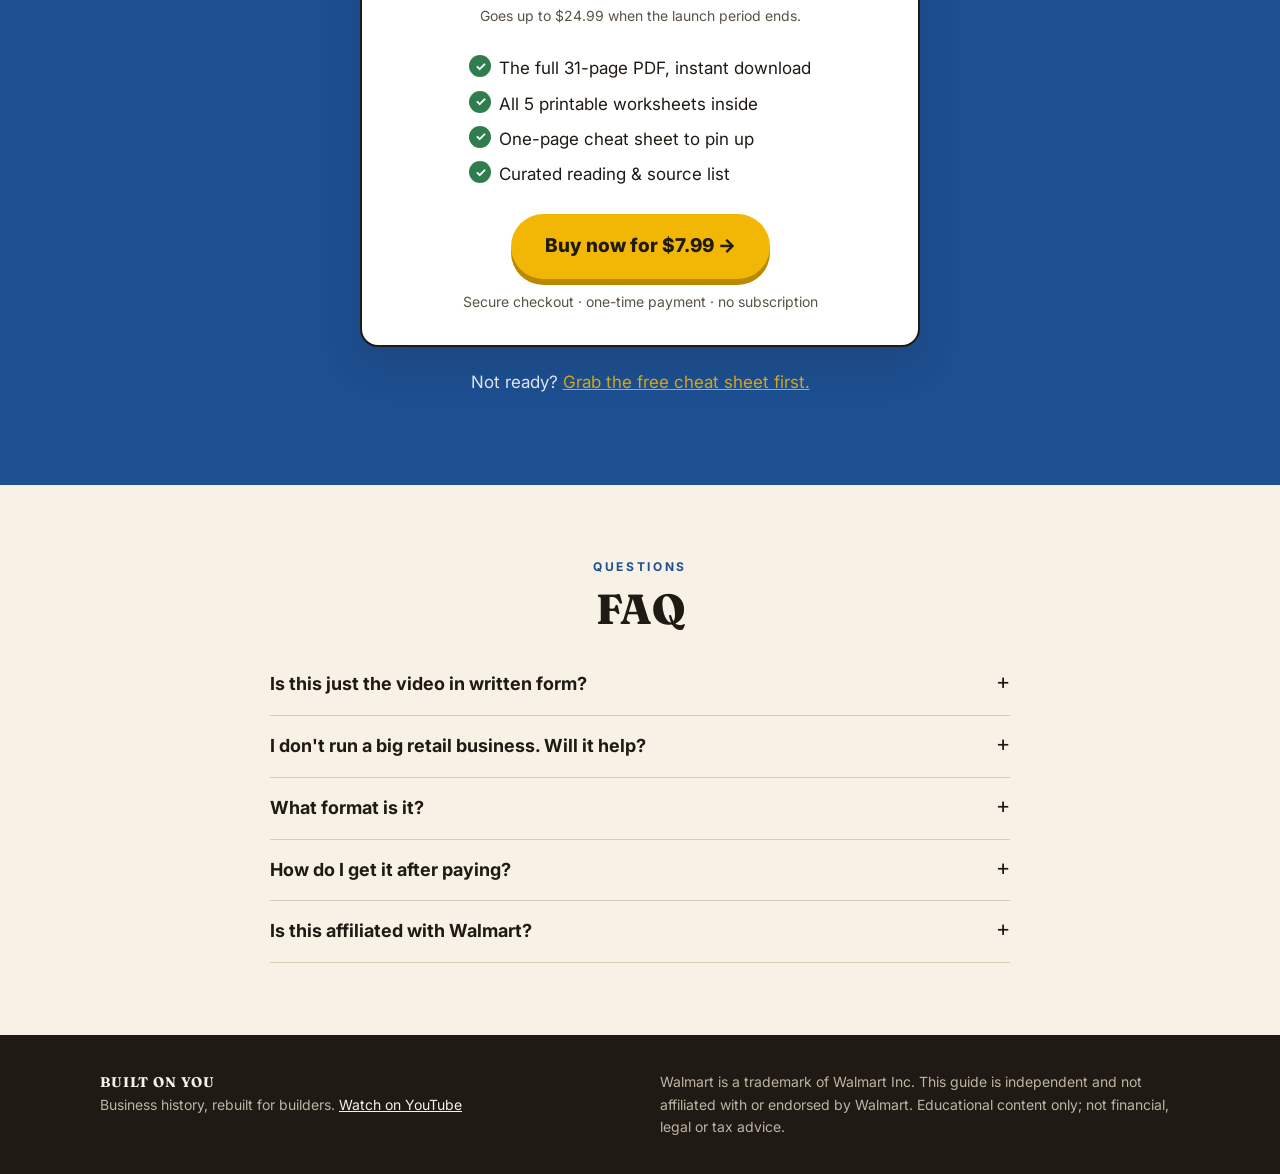
<file: p/walmart-playbook-x7k2/index.html>
<!doctype html>
<html lang="en"><head><meta charset="utf-8">
<meta name="viewport" content="width=device-width,initial-scale=1">
<title>The Walmart Playbook — Built On You</title>
<meta name="robots" content="noindex">
<meta http-equiv="refresh" content="0; url=../../walmart-playbook/">
<script>location.replace("../../walmart-playbook/");</script>
<style>body{margin:0;background:#f7f1e6;color:#1f1a14;font:17px/1.6 Inter,Arial,sans-serif;display:grid;place-items:center;min-height:100vh;text-align:center;padding:16px}a{color:#1d4f91;font-weight:700}</style>
</head><body><p>This page has moved.<br><a href="../../walmart-playbook/">Continue →</a></p></body></html>
</file>
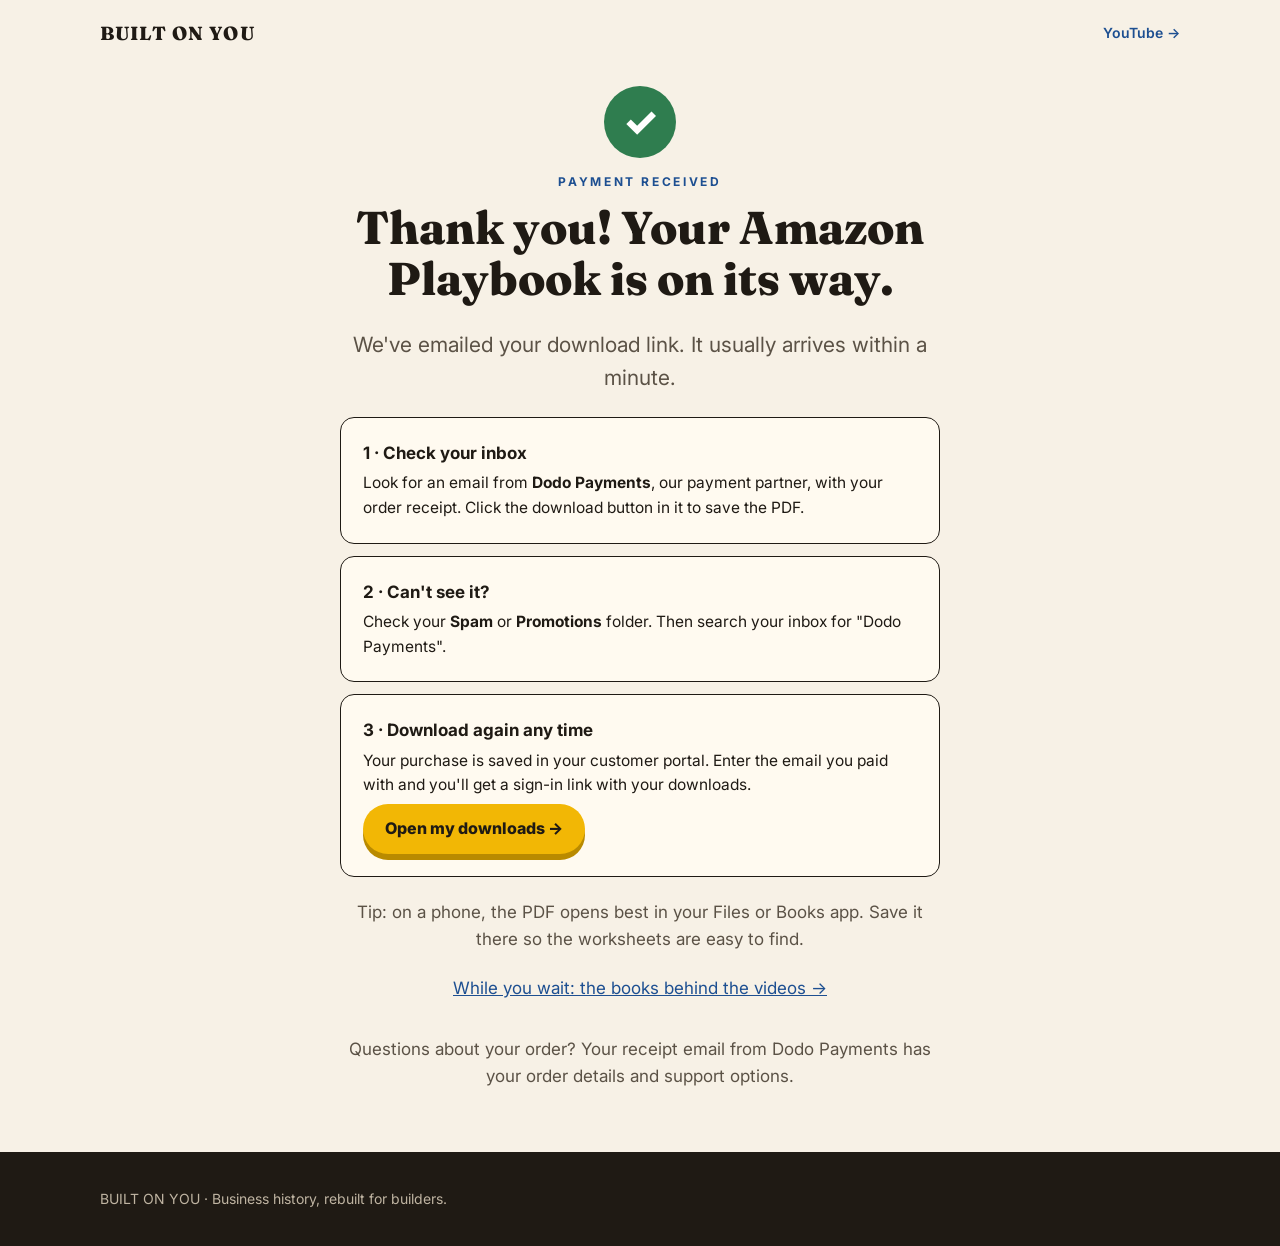
<file: thank-you/amazon/index.html>
<!doctype html>
<html lang="en">
<head>
<meta charset="utf-8">
<meta name="viewport" content="width=device-width,initial-scale=1">
<meta name="robots" content="noindex, nofollow">
<title>Thank you — Built On You</title>
<link rel="preconnect" href="https://fonts.googleapis.com">
<link href="https://fonts.googleapis.com/css2?family=Fraunces:opsz,wght@9..144,600;9..144,800&family=Inter:wght@400;600;700;800&display=swap" rel="stylesheet">
<link rel="stylesheet" href="../../assets/site.css">
<link rel="stylesheet" href="../../assets/books.css">
<style>
  .ty{max-width:640px;margin:0 auto;text-align:center}
  .ty .tick{width:72px;height:72px;border-radius:50%;background:var(--green);color:#fff;font-size:40px;line-height:72px;margin:0 auto 14px;font-weight:800}
  .ty .tick.wait{background:var(--spark);color:var(--ink)}
  .ty .tick.bad{background:var(--red)}
  .steps{text-align:left;margin:22px 0;display:grid;gap:12px}
  .steps .card p{margin:4px 0 0;font-size:15.5px}
  .email{font-weight:700;word-break:break-all}
  .ty .btn{display:inline-block;margin-top:6px}
</style>
<script data-goatcounter="https://builtonyou.goatcounter.com/count"
        async src="//gc.zgo.at/count.js"></script>
</head>
<body>
<div class="wrap"><nav><a class="logo" href="../../reading-list/">BUILT ON YOU</a><a class="small" href="https://www.youtube.com/@builtonyou">YouTube →</a></nav></div>

<section style="padding-top:20px">
  <div class="wrap ty">

    <!-- success -->
    <div id="ok">
      <div class="tick">✓</div>
      <div class="kicker">Payment received</div>
      <h1 style="font-size:clamp(30px,6vw,46px)">Thank you! Your <span id="prod">playbook</span> is on its way.</h1>
      <p class="lead">We've emailed your download link<span id="to"> to <span class="email" id="em"></span></span>. It usually arrives within a minute.</p>

      <div class="steps">
        <div class="card"><b>1 · Check your inbox</b><p>Look for an email from <b>Dodo Payments</b>, our payment partner, with your order receipt. Click the download button in it to save the PDF.</p></div>
        <div class="card"><b>2 · Can't see it?</b><p>Check your <b>Spam</b> or <b>Promotions</b> folder. Then search your inbox for "Dodo Payments".</p></div>
        <div class="card"><b>3 · Download again any time</b><p>Your purchase is saved in your customer portal. Enter the email you paid with and you'll get a sign-in link with your downloads.</p>
          <a class="btn" style="font-size:16px;padding:12px 22px" href="https://customer.dodopayments.com/login/bus_0NpWqRMNYdsD3MDfqXzE2" data-goatcounter-click="thank-you/portal">Open my downloads →</a></div>
      </div>

      <p class="small" style="color:var(--soft)">Tip: on a phone, the PDF opens best in your Files or Books app. Save it there so the worksheets are easy to find.</p>
      <p style="margin-top:22px"><a href="../../reading-list/">While you wait: the books behind the videos →</a></p>
    </div>

    <!-- not completed -->
    <div id="fail" style="display:none">
      <div class="tick bad">!</div>
      <div class="kicker">Payment not completed</div>
      <h1 style="font-size:clamp(30px,6vw,44px)">Your payment didn't go through</h1>
      <p class="lead">No money was taken for this order. You can try again with the same or a different card.</p>
      <a class="btn" id="retry" href="../../reading-list/">Try again →</a>
    </div>

    <!-- processing -->
    <div id="wait" style="display:none">
      <div class="tick wait">…</div>
      <div class="kicker">Almost there</div>
      <h1 style="font-size:clamp(30px,6vw,44px)">Your payment is still processing</h1>
      <p class="lead">Some payment methods take a few minutes. As soon as it's confirmed, your download link is emailed to you<span id="to2"> at <span class="email" id="em2"></span></span>.</p>
      <a class="btn" style="font-size:16px;padding:12px 22px" href="https://customer.dodopayments.com/login/bus_0NpWqRMNYdsD3MDfqXzE2">Check my downloads →</a>
    </div>

    <p class="small" style="margin-top:34px;color:var(--soft)">Questions about your order? Your receipt email from Dodo Payments has your order details and support options.</p>
  </div>
</section>

<footer><div class="wrap">BUILT ON YOU · Business history, rebuilt for builders.</div></footer>

<script>
  (function () {
    var q = new URLSearchParams(location.search);
    var status = (q.get("status") || "").toLowerCase();
    var email = q.get("email") || "";
    var p = "amazon";
    var names = { walmart: "Walmart Playbook", amazon: "Amazon Playbook", toyota: "Toyota Playbook" };
    var pages = { walmart: "../../walmart-playbook/", amazon: "../../amazon-playbook/", toyota: "../../toyota-playbook/" };
    if (names[p]) document.getElementById("prod").textContent = names[p];
    if (email) { document.getElementById("em").textContent = email; document.getElementById("em2").textContent = email; }
    else { document.getElementById("to").style.display = "none"; document.getElementById("to2").style.display = "none"; }
    if (pages[p]) document.getElementById("retry").href = pages[p];
    var show = function (id) { ["ok", "fail", "wait"].forEach(function (x) { document.getElementById(x).style.display = x === id ? "" : "none"; }); };
    if (status === "failed" || status === "cancelled") show("fail");
    else if (status === "processing" || status === "requires_payment_method" || status === "requires_customer_action") show("wait");
    else show("ok");
  })();
</script>
</body>
</html>
</file>
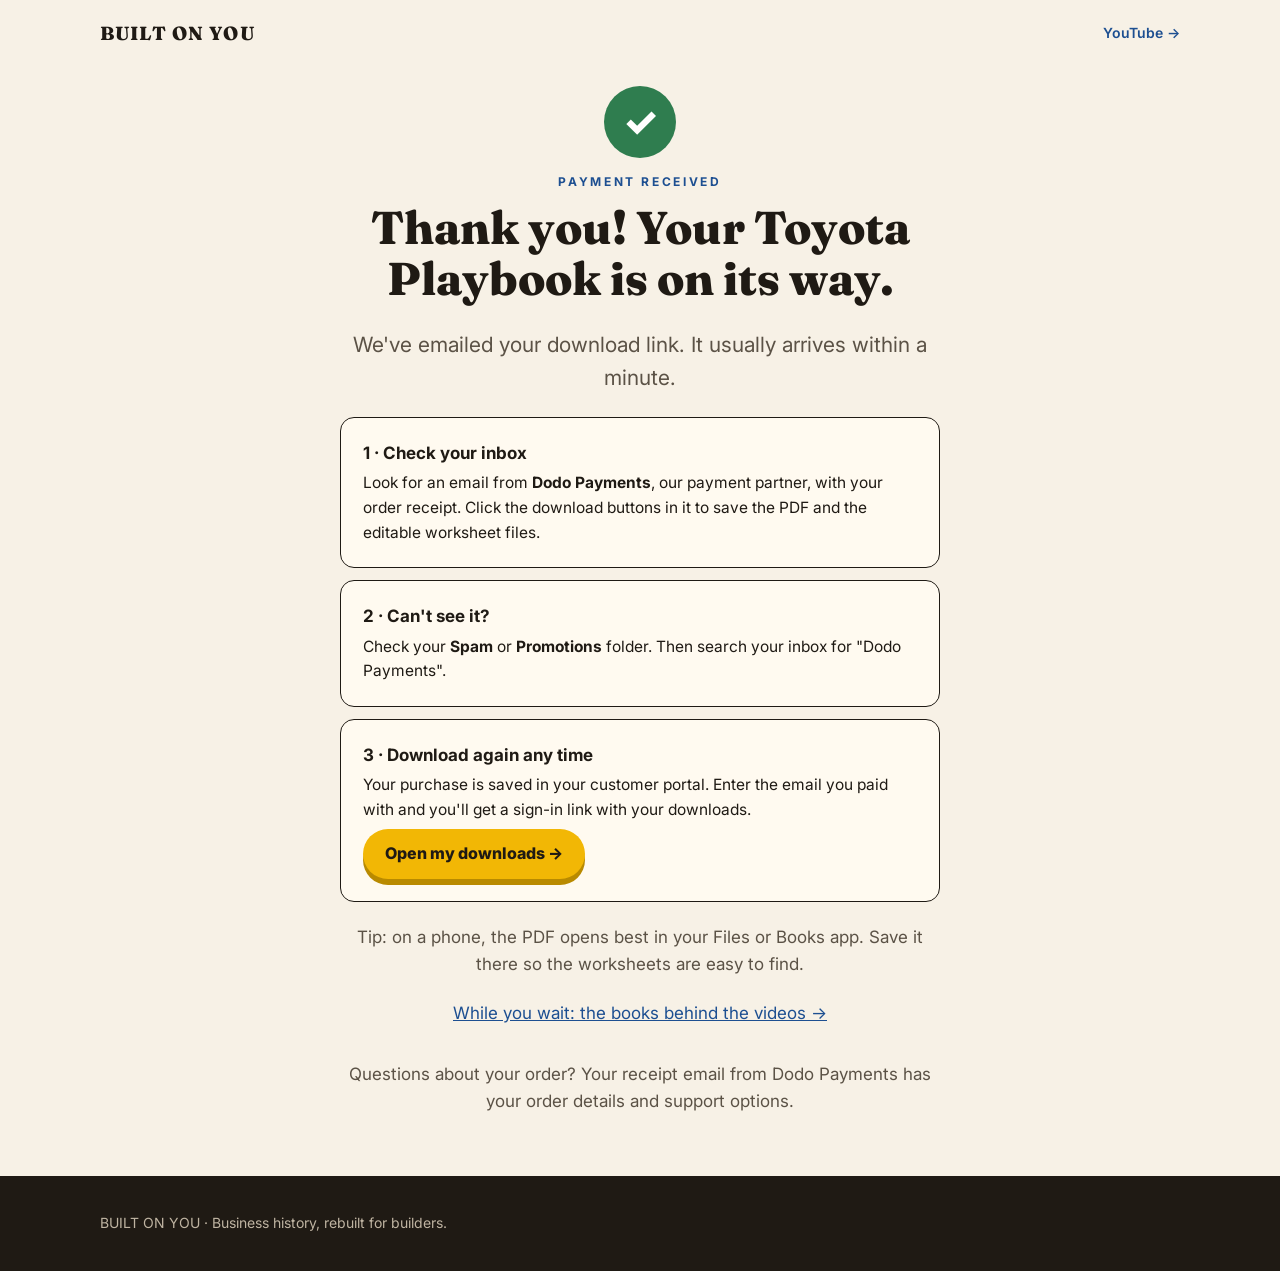
<file: thank-you/toyota/index.html>
<!doctype html>
<html lang="en">
<head>
<meta charset="utf-8">
<meta name="viewport" content="width=device-width,initial-scale=1">
<meta name="robots" content="noindex, nofollow">
<title>Thank you — Built On You</title>
<link rel="preconnect" href="https://fonts.googleapis.com">
<link href="https://fonts.googleapis.com/css2?family=Fraunces:opsz,wght@9..144,600;9..144,800&family=Inter:wght@400;600;700;800&display=swap" rel="stylesheet">
<link rel="stylesheet" href="../../assets/site.css">
<link rel="stylesheet" href="../../assets/books.css">
<style>
  .ty{max-width:640px;margin:0 auto;text-align:center}
  .ty .tick{width:72px;height:72px;border-radius:50%;background:var(--green);color:#fff;font-size:40px;line-height:72px;margin:0 auto 14px;font-weight:800}
  .ty .tick.wait{background:var(--spark);color:var(--ink)}
  .ty .tick.bad{background:var(--red)}
  .steps{text-align:left;margin:22px 0;display:grid;gap:12px}
  .steps .card p{margin:4px 0 0;font-size:15.5px}
  .email{font-weight:700;word-break:break-all}
  .ty .btn{display:inline-block;margin-top:6px}
</style>
<script data-goatcounter="https://builtonyou.goatcounter.com/count"
        async src="//gc.zgo.at/count.js"></script>
</head>
<body>
<div class="wrap"><nav><a class="logo" href="../../reading-list/">BUILT ON YOU</a><a class="small" href="https://www.youtube.com/@builtonyou">YouTube →</a></nav></div>

<section style="padding-top:20px">
  <div class="wrap ty">

    <!-- success -->
    <div id="ok">
      <div class="tick">✓</div>
      <div class="kicker">Payment received</div>
      <h1 style="font-size:clamp(30px,6vw,46px)">Thank you! Your <span id="prod">playbook</span> is on its way.</h1>
      <p class="lead">We've emailed your download link<span id="to"> to <span class="email" id="em"></span></span>. It usually arrives within a minute.</p>

      <div class="steps">
        <div class="card"><b>1 · Check your inbox</b><p>Look for an email from <b>Dodo Payments</b>, our payment partner, with your order receipt. Click the download buttons in it to save the PDF and the editable worksheet files.</p></div>
        <div class="card"><b>2 · Can't see it?</b><p>Check your <b>Spam</b> or <b>Promotions</b> folder. Then search your inbox for "Dodo Payments".</p></div>
        <div class="card"><b>3 · Download again any time</b><p>Your purchase is saved in your customer portal. Enter the email you paid with and you'll get a sign-in link with your downloads.</p>
          <a class="btn" style="font-size:16px;padding:12px 22px" href="https://customer.dodopayments.com/login/bus_0NpWqRMNYdsD3MDfqXzE2" data-goatcounter-click="thank-you/portal">Open my downloads →</a></div>
      </div>

      <p class="small" style="color:var(--soft)">Tip: on a phone, the PDF opens best in your Files or Books app. Save it there so the worksheets are easy to find.</p>
      <p style="margin-top:22px"><a href="../../reading-list/">While you wait: the books behind the videos →</a></p>
    </div>

    <!-- not completed -->
    <div id="fail" style="display:none">
      <div class="tick bad">!</div>
      <div class="kicker">Payment not completed</div>
      <h1 style="font-size:clamp(30px,6vw,44px)">Your payment didn't go through</h1>
      <p class="lead">No money was taken for this order. You can try again with the same or a different card.</p>
      <a class="btn" id="retry" href="../../reading-list/">Try again →</a>
    </div>

    <!-- processing -->
    <div id="wait" style="display:none">
      <div class="tick wait">…</div>
      <div class="kicker">Almost there</div>
      <h1 style="font-size:clamp(30px,6vw,44px)">Your payment is still processing</h1>
      <p class="lead">Some payment methods take a few minutes. As soon as it's confirmed, your download link is emailed to you<span id="to2"> at <span class="email" id="em2"></span></span>.</p>
      <a class="btn" style="font-size:16px;padding:12px 22px" href="https://customer.dodopayments.com/login/bus_0NpWqRMNYdsD3MDfqXzE2">Check my downloads →</a>
    </div>

    <p class="small" style="margin-top:34px;color:var(--soft)">Questions about your order? Your receipt email from Dodo Payments has your order details and support options.</p>
  </div>
</section>

<footer><div class="wrap">BUILT ON YOU · Business history, rebuilt for builders.</div></footer>

<script>
  (function () {
    var q = new URLSearchParams(location.search);
    var status = (q.get("status") || "").toLowerCase();
    var email = q.get("email") || "";
    var p = "toyota";
    var names = { walmart: "Walmart Playbook", amazon: "Amazon Playbook", toyota: "Toyota Playbook" };
    var pages = { walmart: "../../walmart-playbook/", amazon: "../../amazon-playbook/", toyota: "../../toyota-playbook/" };
    if (names[p]) document.getElementById("prod").textContent = names[p];
    if (email) { document.getElementById("em").textContent = email; document.getElementById("em2").textContent = email; }
    else { document.getElementById("to").style.display = "none"; document.getElementById("to2").style.display = "none"; }
    if (pages[p]) document.getElementById("retry").href = pages[p];
    var show = function (id) { ["ok", "fail", "wait"].forEach(function (x) { document.getElementById(x).style.display = x === id ? "" : "none"; }); };
    if (status === "failed" || status === "cancelled") show("fail");
    else if (status === "processing" || status === "requires_payment_method" || status === "requires_customer_action") show("wait");
    else show("ok");
  })();
</script>
</body>
</html>
</file>
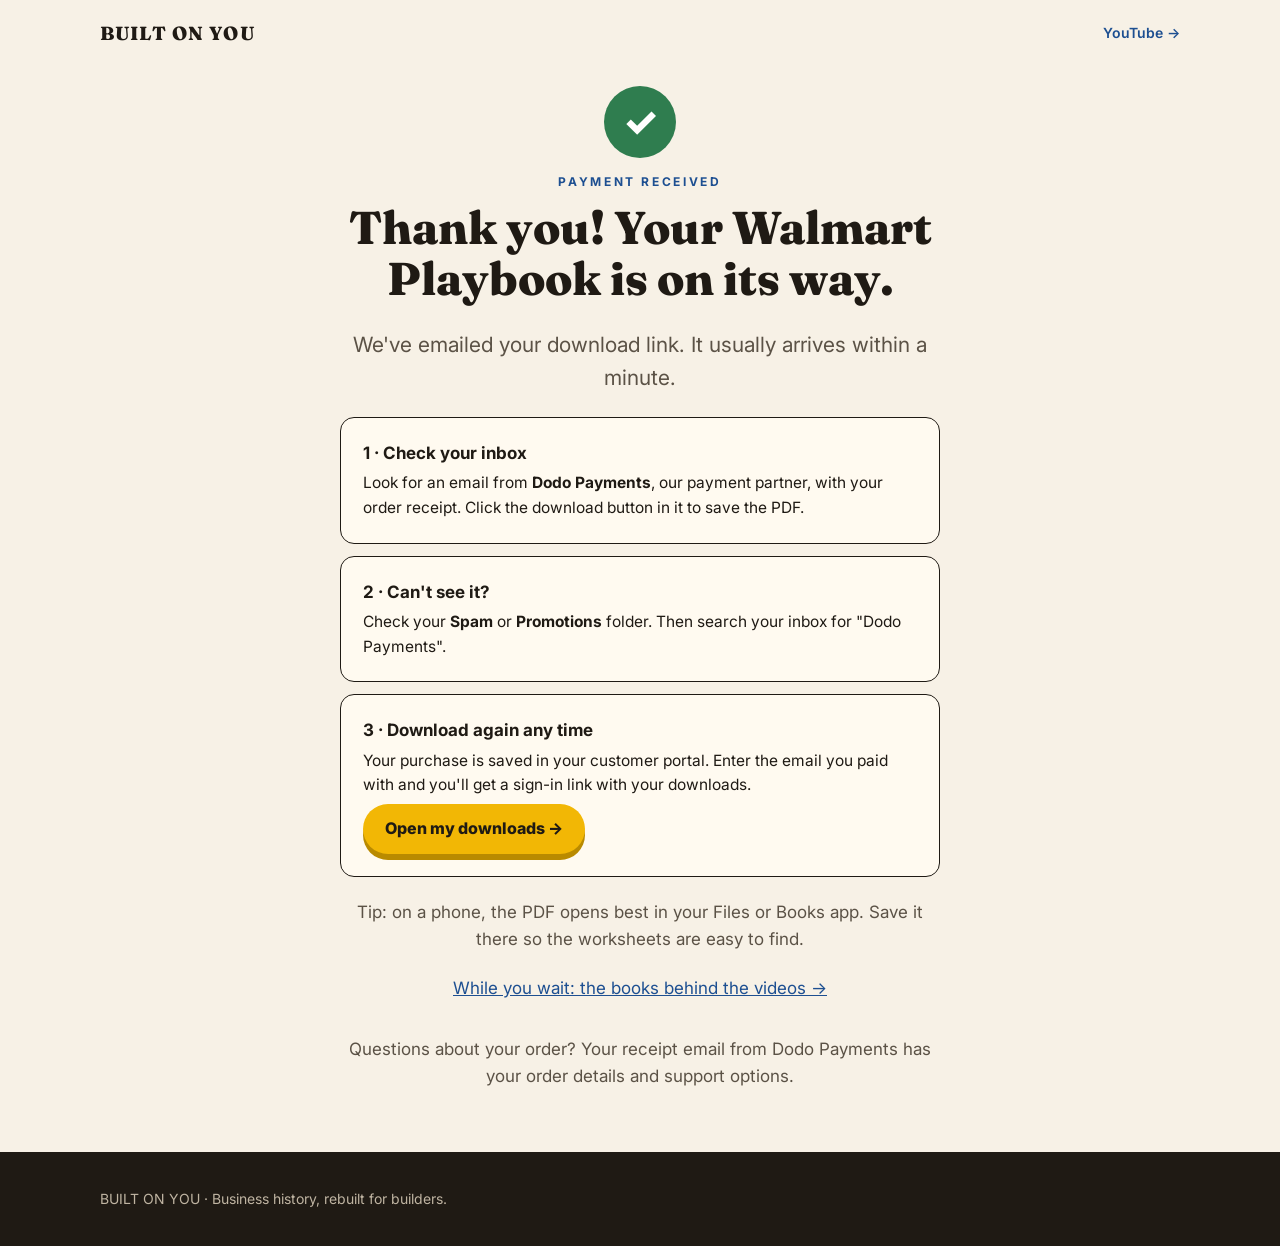
<file: thank-you/walmart/index.html>
<!doctype html>
<html lang="en">
<head>
<meta charset="utf-8">
<meta name="viewport" content="width=device-width,initial-scale=1">
<meta name="robots" content="noindex, nofollow">
<title>Thank you — Built On You</title>
<link rel="preconnect" href="https://fonts.googleapis.com">
<link href="https://fonts.googleapis.com/css2?family=Fraunces:opsz,wght@9..144,600;9..144,800&family=Inter:wght@400;600;700;800&display=swap" rel="stylesheet">
<link rel="stylesheet" href="../../assets/site.css">
<link rel="stylesheet" href="../../assets/books.css">
<style>
  .ty{max-width:640px;margin:0 auto;text-align:center}
  .ty .tick{width:72px;height:72px;border-radius:50%;background:var(--green);color:#fff;font-size:40px;line-height:72px;margin:0 auto 14px;font-weight:800}
  .ty .tick.wait{background:var(--spark);color:var(--ink)}
  .ty .tick.bad{background:var(--red)}
  .steps{text-align:left;margin:22px 0;display:grid;gap:12px}
  .steps .card p{margin:4px 0 0;font-size:15.5px}
  .email{font-weight:700;word-break:break-all}
  .ty .btn{display:inline-block;margin-top:6px}
</style>
<script data-goatcounter="https://builtonyou.goatcounter.com/count"
        async src="//gc.zgo.at/count.js"></script>
</head>
<body>
<div class="wrap"><nav><a class="logo" href="../../reading-list/">BUILT ON YOU</a><a class="small" href="https://www.youtube.com/@builtonyou">YouTube →</a></nav></div>

<section style="padding-top:20px">
  <div class="wrap ty">

    <!-- success -->
    <div id="ok">
      <div class="tick">✓</div>
      <div class="kicker">Payment received</div>
      <h1 style="font-size:clamp(30px,6vw,46px)">Thank you! Your <span id="prod">playbook</span> is on its way.</h1>
      <p class="lead">We've emailed your download link<span id="to"> to <span class="email" id="em"></span></span>. It usually arrives within a minute.</p>

      <div class="steps">
        <div class="card"><b>1 · Check your inbox</b><p>Look for an email from <b>Dodo Payments</b>, our payment partner, with your order receipt. Click the download button in it to save the PDF.</p></div>
        <div class="card"><b>2 · Can't see it?</b><p>Check your <b>Spam</b> or <b>Promotions</b> folder. Then search your inbox for "Dodo Payments".</p></div>
        <div class="card"><b>3 · Download again any time</b><p>Your purchase is saved in your customer portal. Enter the email you paid with and you'll get a sign-in link with your downloads.</p>
          <a class="btn" style="font-size:16px;padding:12px 22px" href="https://customer.dodopayments.com/login/bus_0NpWqRMNYdsD3MDfqXzE2" data-goatcounter-click="thank-you/portal">Open my downloads →</a></div>
      </div>

      <p class="small" style="color:var(--soft)">Tip: on a phone, the PDF opens best in your Files or Books app. Save it there so the worksheets are easy to find.</p>
      <p style="margin-top:22px"><a href="../../reading-list/">While you wait: the books behind the videos →</a></p>
    </div>

    <!-- not completed -->
    <div id="fail" style="display:none">
      <div class="tick bad">!</div>
      <div class="kicker">Payment not completed</div>
      <h1 style="font-size:clamp(30px,6vw,44px)">Your payment didn't go through</h1>
      <p class="lead">No money was taken for this order. You can try again with the same or a different card.</p>
      <a class="btn" id="retry" href="../../reading-list/">Try again →</a>
    </div>

    <!-- processing -->
    <div id="wait" style="display:none">
      <div class="tick wait">…</div>
      <div class="kicker">Almost there</div>
      <h1 style="font-size:clamp(30px,6vw,44px)">Your payment is still processing</h1>
      <p class="lead">Some payment methods take a few minutes. As soon as it's confirmed, your download link is emailed to you<span id="to2"> at <span class="email" id="em2"></span></span>.</p>
      <a class="btn" style="font-size:16px;padding:12px 22px" href="https://customer.dodopayments.com/login/bus_0NpWqRMNYdsD3MDfqXzE2">Check my downloads →</a>
    </div>

    <p class="small" style="margin-top:34px;color:var(--soft)">Questions about your order? Your receipt email from Dodo Payments has your order details and support options.</p>
  </div>
</section>

<footer><div class="wrap">BUILT ON YOU · Business history, rebuilt for builders.</div></footer>

<script>
  (function () {
    var q = new URLSearchParams(location.search);
    var status = (q.get("status") || "").toLowerCase();
    var email = q.get("email") || "";
    var p = "walmart";
    var names = { walmart: "Walmart Playbook", amazon: "Amazon Playbook", toyota: "Toyota Playbook" };
    var pages = { walmart: "../../walmart-playbook/", amazon: "../../amazon-playbook/", toyota: "../../toyota-playbook/" };
    if (names[p]) document.getElementById("prod").textContent = names[p];
    if (email) { document.getElementById("em").textContent = email; document.getElementById("em2").textContent = email; }
    else { document.getElementById("to").style.display = "none"; document.getElementById("to2").style.display = "none"; }
    if (pages[p]) document.getElementById("retry").href = pages[p];
    var show = function (id) { ["ok", "fail", "wait"].forEach(function (x) { document.getElementById(x).style.display = x === id ? "" : "none"; }); };
    if (status === "failed" || status === "cancelled") show("fail");
    else if (status === "processing" || status === "requires_payment_method" || status === "requires_customer_action") show("wait");
    else show("ok");
  })();
</script>
</body>
</html>
</file>
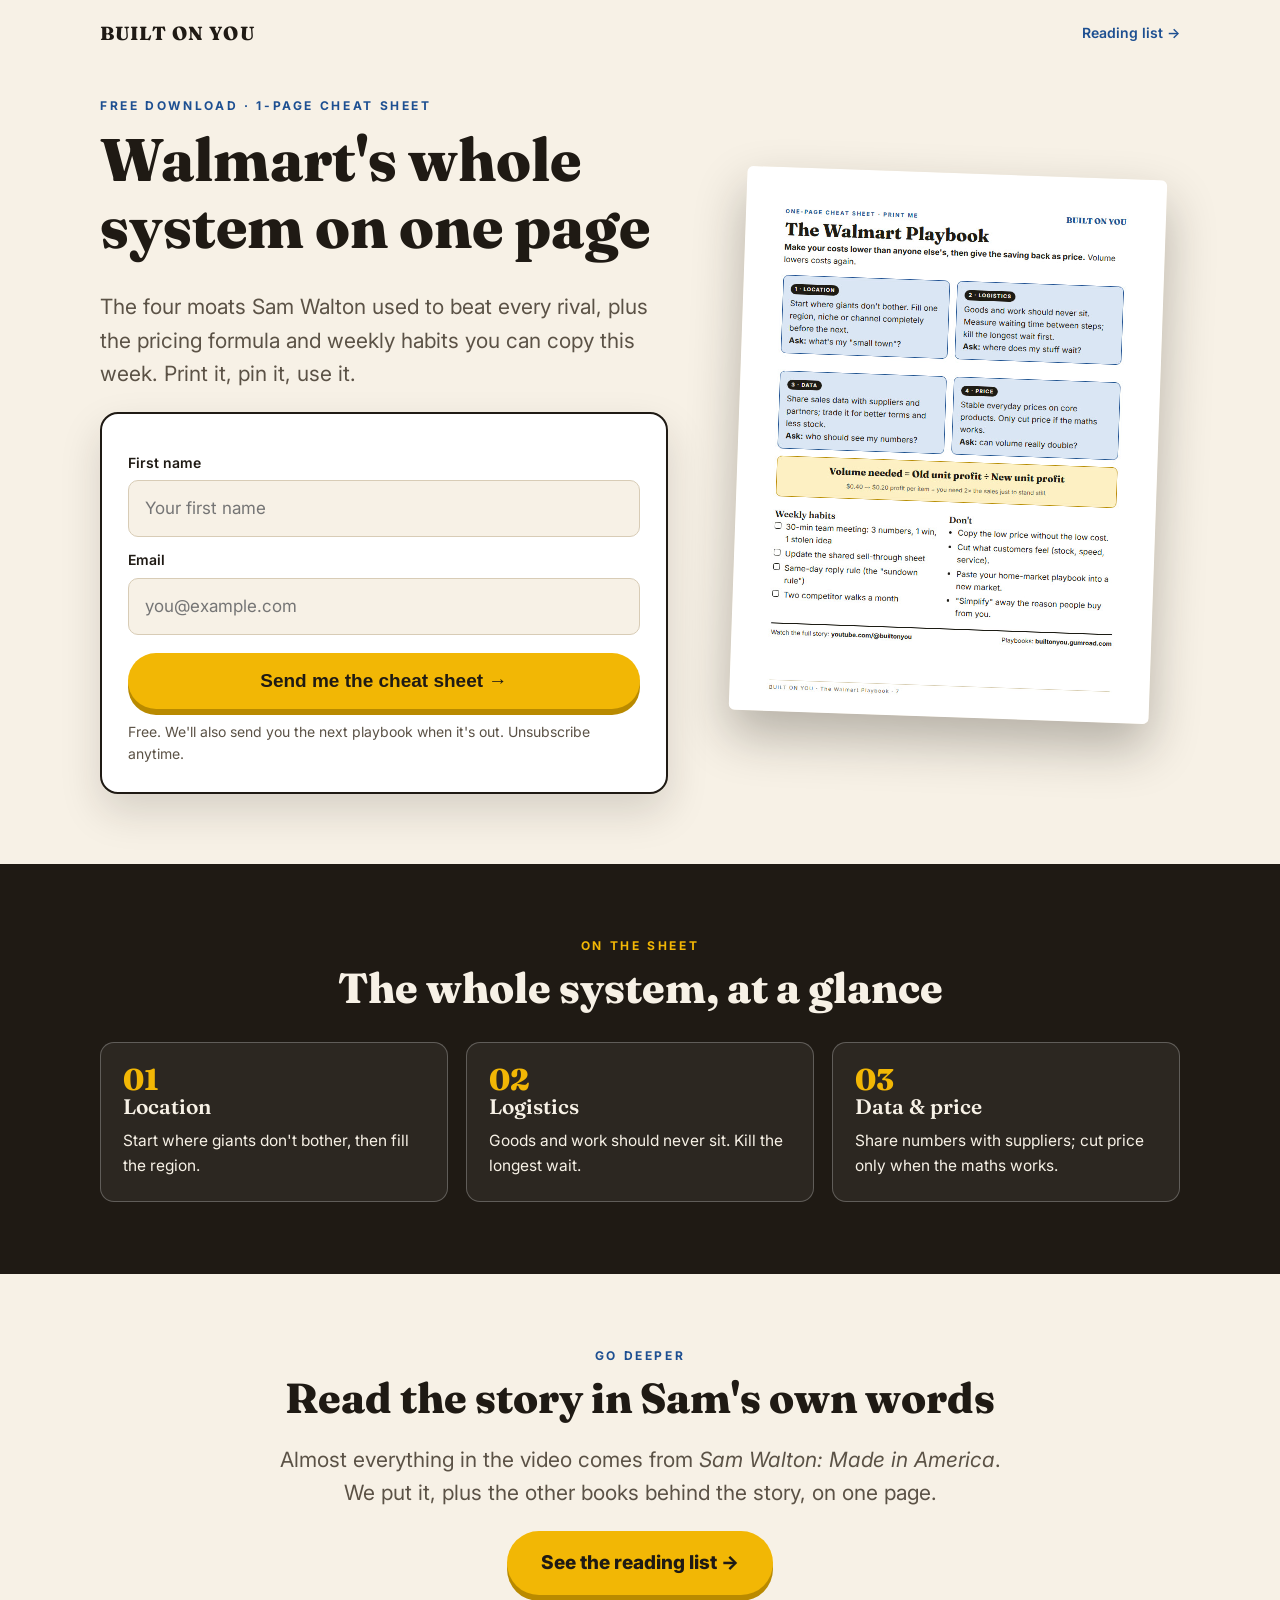
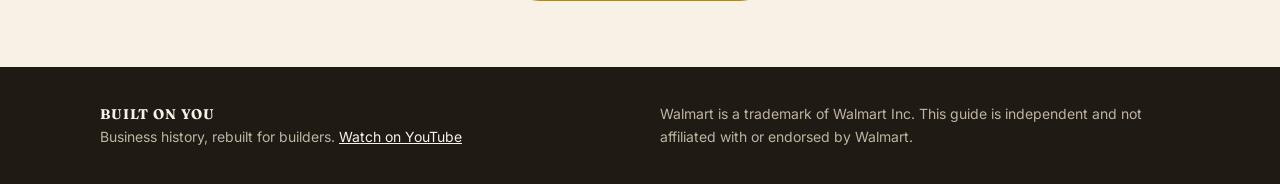
<file: walmart/free/index.html>
<!doctype html>
<html lang="en">
<head>
<meta charset="utf-8">
<meta name="viewport" content="width=device-width,initial-scale=1">
<title>Free: The Walmart Playbook Cheat Sheet — Built On You</title>
<meta name="description" content="Sam Walton's whole business system on one printable page. Free download from Built On You.">
<meta property="og:title" content="Free: The Walmart Playbook Cheat Sheet">
<meta property="og:image" content="https://builtonyou.github.io/ebook/assets/walmart/cheatsheet.jpg">
<link rel="preconnect" href="https://fonts.googleapis.com">
<link href="https://fonts.googleapis.com/css2?family=Fraunces:opsz,wght@9..144,600;9..144,800&family=Inter:wght@400;600;700;800&display=swap" rel="stylesheet">
<link rel="stylesheet" href="../../assets/site.css">
<script>
  // ===== SETTINGS =====
  // Where sign-ups are sent. Leave empty to skip email capture and show the download straight away.
  // Paste the form endpoint from your email tool (e.g. a Kit/ConvertKit, MailerLite or Beehiiv form URL).
  window.EMAIL_ENDPOINT = "";
  window.FILE_URL = "../../assets/walmart/walmart-cheat-sheet.pdf";
</script>
<script data-goatcounter="https://builtonyou.goatcounter.com/count"
        async src="//gc.zgo.at/count.js"></script>
</head>
<body>

<div class="wrap"><nav><a class="logo" href="../../">BUILT ON YOU</a><a class="small" href="../../reading-list/#walmart">Reading list →</a></nav></div>

<header class="hero">
  <div class="wrap hero-grid">
    <div>
      <div class="kicker">Free download · 1-page cheat sheet</div>
      <h1>Walmart's whole system on one page</h1>
      <p class="lead">The four moats Sam Walton used to beat every rival, plus the pricing formula and weekly habits you can copy this week. Print it, pin it, use it.</p>
      <div class="optin" id="optin">
        <form id="form" novalidate>
          <label for="name">First name</label>
          <input id="name" name="first_name" autocomplete="given-name" placeholder="Your first name">
          <label for="email">Email</label>
          <input id="email" name="email" type="email" autocomplete="email" placeholder="you@example.com" required>
          <button class="btn" type="submit">Send me the cheat sheet →</button>
          <div class="fine" id="msg">Free. We'll also send you the next playbook when it's out. Unsubscribe anytime.</div>
        </form>
        <div class="done" id="done">
          <h3>It's yours 🎉</h3>
          <p>Your cheat sheet is ready.</p>
          <a class="btn blue" id="dl" href="#" download>Download the PDF ↓</a>
        </div>
      </div>
    </div>
    <div class="sheet"><img src="../../assets/walmart/cheatsheet.jpg" alt="The Walmart Playbook cheat sheet" width="816" height="1056"></div>
  </div>
</header>

<section class="ink">
  <div class="wrap">
    <div class="center"><div class="kicker">On the sheet</div><h2>The whole system, at a glance</h2></div>
    <div class="cards">
      <div class="card" style="background:rgba(255,255,255,.06);color:var(--paper);border-color:rgba(255,255,255,.25)"><div class="big" style="color:var(--spark)">01</div><h3>Location</h3><p>Start where giants don't bother, then fill the region.</p></div>
      <div class="card" style="background:rgba(255,255,255,.06);color:var(--paper);border-color:rgba(255,255,255,.25)"><div class="big" style="color:var(--spark)">02</div><h3>Logistics</h3><p>Goods and work should never sit. Kill the longest wait.</p></div>
      <div class="card" style="background:rgba(255,255,255,.06);color:var(--paper);border-color:rgba(255,255,255,.25)"><div class="big" style="color:var(--spark)">03</div><h3>Data &amp; price</h3><p>Share numbers with suppliers; cut price only when the maths works.</p></div>
    </div>
  </div>
</section>

<!-- READING LIST -->
<section>
  <div class="wrap" style="max-width:780px;text-align:center">
    <div class="kicker">Go deeper</div>
    <h2>Read the story in Sam's own words</h2>
    <p class="lead">Almost everything in the video comes from <i>Sam Walton: Made in America</i>. We put it, plus the other books behind the story, on one page.</p>
    <a class="btn" href="../../reading-list/#walmart">See the reading list →</a>
  </div>
</section>

<footer>
  <div class="wrap" style="display:flex;justify-content:space-between;gap:20px;flex-wrap:wrap">
    <div><b style="color:var(--paper);font-family:Fraunces,serif;letter-spacing:.06em">BUILT ON YOU</b><br>Business history, rebuilt for builders. <a href="https://www.youtube.com/@builtonyou">Watch on YouTube</a></div>
    <div style="max-width:520px">Walmart is a trademark of Walmart Inc. This guide is independent and not affiliated with or endorsed by Walmart.</div>
  </div>
</footer>

<script>
  var form = document.getElementById("form"), msg = document.getElementById("msg");
  document.getElementById("dl").href = window.FILE_URL;
  function reveal() { form.style.display = "none"; document.getElementById("done").classList.add("show"); }
  form.addEventListener("submit", function (e) {
    e.preventDefault();
    var email = form.email.value.trim();
    if (!/^[^\s@]+@[^\s@]+\.[^\s@]+$/.test(email)) { msg.textContent = "Please enter a valid email address."; msg.style.color = "#b8322a"; form.email.focus(); return; }
    if (!window.EMAIL_ENDPOINT) { reveal(); return; }
    var btn = form.querySelector("button"); btn.disabled = true; btn.textContent = "Sending…";
    fetch(window.EMAIL_ENDPOINT, { method: "POST", body: new FormData(form), mode: "no-cors" })
      .then(reveal)
      .catch(function () { msg.textContent = "Couldn't sign you up just now, but here's your download."; reveal(); });
  });
</script>
</body>
</html>
</file>
<file: assets/site.css>
:root{
  --paper:#f7f1e6; --paper2:#efe6d4; --ink:#1f1a14; --soft:#5b5246; --line:#d8ccb6;
  --blue:#1d4f91; --blue-dk:#153a6b; --blue2:#dbe6f5; --spark:#f2b705; --spark2:#fdf0c4; --red:#b8322a; --green:#2f7d4f;
}
*{box-sizing:border-box}
html{scroll-behavior:smooth}
body{margin:0;background:var(--paper);color:var(--ink);font-family:Inter,Arial,sans-serif;font-size:17px;line-height:1.6;-webkit-font-smoothing:antialiased}
img{max-width:100%;height:auto;display:block}
a{color:var(--blue)}
h1,h2,h3{font-family:Fraunces,Georgia,serif;line-height:1.12;margin:0 0 .5em}
h1{font-size:clamp(34px,5.4vw,60px);font-weight:800}
h2{font-size:clamp(28px,3.8vw,42px);font-weight:800}
h3{font-size:21px;font-weight:600}
p{margin:0 0 1em}
.wrap{max-width:1120px;margin:0 auto;padding:0 20px}
.kicker{font-size:12px;letter-spacing:.22em;text-transform:uppercase;font-weight:700;color:var(--blue);margin-bottom:10px}
.lead{font-size:clamp(18px,2vw,21px);color:var(--soft)}
section{padding:72px 0}
.center{text-align:center}

/* top bar */
.bar{background:var(--ink);color:var(--paper);font-size:14px;text-align:center;padding:9px 16px}
.bar b{color:var(--spark)}
nav{display:flex;justify-content:space-between;align-items:center;padding:18px 0}
.logo{font-family:Fraunces,serif;font-weight:800;letter-spacing:.06em;font-size:19px;color:var(--ink);text-decoration:none}
nav a.small{font-size:14px;font-weight:600;text-decoration:none}

/* hero */
.hero{padding:30px 0 70px}
.hero-grid{display:grid;grid-template-columns:1.1fr .9fr;gap:48px;align-items:center}
.book{position:relative;max-width:400px;margin:0 auto;transform:rotate(-2deg)}
.book img{border-radius:4px 10px 10px 4px;box-shadow:-6px 0 0 #15325c inset, 0 30px 60px rgba(31,26,20,.35), 0 8px 18px rgba(31,26,20,.2)}
.book .badge{position:absolute;top:-18px;right:-18px;background:var(--spark);color:var(--ink);width:96px;height:96px;border-radius:50%;display:flex;flex-direction:column;align-items:center;justify-content:center;font-weight:800;font-size:15px;line-height:1.1;transform:rotate(10deg);box-shadow:0 8px 18px rgba(0,0,0,.2)}
.badge span{font-family:Fraunces,serif;font-size:26px}
.price{display:flex;align-items:baseline;gap:14px;margin:18px 0 6px;flex-wrap:wrap}
.price .now{font-family:Fraunces,serif;font-size:46px;font-weight:800;color:var(--ink)}
.price .was{font-size:22px;color:var(--soft);text-decoration:line-through}
.price .save{background:var(--red);color:#fff;font-weight:700;font-size:14px;padding:4px 10px;border-radius:20px}
.btn{display:inline-block;background:var(--spark);color:var(--ink);font-weight:800;font-size:19px;padding:17px 34px;border-radius:50px;text-decoration:none;border:0;cursor:pointer;box-shadow:0 6px 0 #b98a00;transition:transform .08s, box-shadow .08s}
.btn:hover{transform:translateY(2px);box-shadow:0 4px 0 #b98a00}
.btn.blue{background:var(--blue);color:#fff;box-shadow:0 6px 0 var(--blue-dk)}
.btn.blue:hover{box-shadow:0 4px 0 var(--blue-dk)}
.fine{font-size:14px;color:var(--soft);margin-top:12px}
.ticks{list-style:none;padding:0;margin:18px 0}
.ticks li{padding-left:30px;position:relative;margin-bottom:8px}
.ticks li::before{content:"✓";position:absolute;left:0;top:0;width:22px;height:22px;border-radius:50%;background:var(--green);color:#fff;font-size:13px;font-weight:700;display:flex;align-items:center;justify-content:center}

/* blocks */
.dark{background:var(--blue);color:#fff}
.dark .kicker{color:var(--spark)}
.dark .lead{color:#dfe8f6}
.ink{background:var(--ink);color:var(--paper)}
.ink .kicker{color:var(--spark)}
.cards{display:grid;grid-template-columns:repeat(3,1fr);gap:18px;margin-top:30px}
.card{background:#fffaf0;border:1.5px solid var(--ink);border-radius:14px;padding:22px}
.dark .card{background:rgba(255,255,255,.08);border-color:rgba(255,255,255,.3);color:#fff}
.card .big{font-family:Fraunces,serif;font-weight:800;font-size:30px;color:var(--blue);line-height:1}
.dark .card .big{color:var(--spark)}
.card p{margin:8px 0 0;font-size:15.5px}
.gallery{display:grid;grid-template-columns:repeat(3,1fr);gap:22px;margin-top:34px}
.gallery figure{margin:0}
.gallery img{border-radius:6px;box-shadow:0 14px 34px rgba(31,26,20,.22);border:1px solid var(--line)}
.gallery figcaption{font-size:14px;color:var(--soft);margin-top:10px;text-align:center}
.split{display:grid;grid-template-columns:1fr 1fr;gap:44px;align-items:center}
.toc{background:#fffaf0;border:1.5px solid var(--ink);border-radius:14px;padding:8px 22px}
.toc div{display:flex;justify-content:space-between;gap:12px;padding:11px 0;border-bottom:1px solid var(--line);font-size:16px}
.toc div:last-child{border:0}
.toc b{font-family:Fraunces,serif}
.formula{background:var(--spark2);border:2px solid #b98a00;border-radius:14px;padding:26px;text-align:center;margin:26px 0}
.formula .f{font-family:Fraunces,serif;font-size:clamp(20px,3vw,30px);font-weight:800}
.who{display:grid;grid-template-columns:repeat(4,1fr);gap:14px;margin-top:26px}
.who div{background:#fffaf0;border:1.5px solid var(--line);border-radius:12px;padding:18px;font-size:15.5px}
.who b{display:block;font-family:Fraunces,serif;font-size:18px;margin-bottom:6px}
.faq details{border-bottom:1px solid var(--line);padding:16px 0}
.faq summary{font-weight:700;cursor:pointer;font-size:18px;list-style:none}
.faq summary::after{content:"+";float:right;font-weight:400;font-size:22px;line-height:1}
.faq details[open] summary::after{content:"–"}
.faq p{margin:10px 0 0;color:var(--soft)}
.buybox{background:#fff;border:2px solid var(--ink);border-radius:18px;padding:32px;max-width:560px;margin:30px auto 0;text-align:center;box-shadow:0 18px 40px rgba(31,26,20,.15)}
footer{background:var(--ink);color:#bfb4a2;font-size:14px;padding:36px 0}
footer a{color:var(--paper)}

/* free page form */
.optin{background:#fff;border:2px solid var(--ink);border-radius:18px;padding:26px;box-shadow:0 18px 40px rgba(31,26,20,.15)}
.optin label{display:block;font-size:14px;font-weight:600;margin:12px 0 6px}
.optin input{width:100%;font:inherit;padding:14px 16px;border:1.5px solid var(--line);border-radius:10px;background:var(--paper)}
.optin input:focus{outline:2px solid var(--blue);border-color:var(--blue)}
.optin .btn{width:100%;margin-top:18px}
.done{display:none;text-align:center}
.done.show{display:block}
.sheet img{border-radius:6px;box-shadow:0 24px 50px rgba(31,26,20,.3);transform:rotate(2deg);max-width:420px;margin:0 auto}

@media (max-width:860px){
  .hero-grid,.split{grid-template-columns:1fr;gap:34px}
  .cards,.gallery{grid-template-columns:1fr 1fr}
  .who{grid-template-columns:1fr 1fr}
  .book{max-width:300px}
  section{padding:54px 0}
}
@media (max-width:540px){
  body{font-size:16px}
  .wrap{padding:0 16px}
  .cards,.gallery,.who{grid-template-columns:1fr}
  .btn{width:100%;text-align:center}
  .book .badge{width:78px;height:78px;right:-6px;font-size:13px}
  .badge span{font-size:21px}
}
</file>
<file: assets/books.css>
/* Shared styles for the book pages (reading list, per-video pages) */
  section{padding:44px 0}
  .rl-hero{padding:18px 0 26px;text-align:center}
  .rl-hero h1{font-size:clamp(32px,6vw,52px)}
  .rl-hero .lead{max-width:620px;margin:0 auto}

  /* sticky jump bar */
  .jump{position:sticky;top:0;z-index:5;background:var(--paper);border-bottom:1px solid var(--line)}
  .jump .wrap{display:flex;gap:8px;overflow-x:auto;padding-top:10px;padding-bottom:10px;scrollbar-width:none}
  .jump .wrap::-webkit-scrollbar{display:none}
  .jump a{flex:none;font-size:14px;font-weight:700;text-decoration:none;color:var(--ink);background:#fffaf0;border:1.5px solid var(--ink);border-radius:30px;padding:7px 14px}
  .jump a.hot{background:var(--spark)}

  .col{max-width:780px;margin:0 auto}
  .sec-head{margin-bottom:18px}
  .sec-head p{color:var(--soft);margin:0}
  .anchor{scroll-margin-top:64px}

  /* faux covers: typographic, no copied artwork */
  .cv{flex:none;width:68px;height:100px;border-radius:3px 7px 7px 3px;padding:8px 6px;display:flex;flex-direction:column;justify-content:space-between;color:#fff;box-shadow:-4px 0 0 rgba(0,0,0,.25) inset,0 6px 14px rgba(31,26,20,.25);font-family:Fraunces,Georgia,serif;font-weight:800;font-size:10.5px;line-height:1.1;overflow:hidden}
  .cv small{font-family:Inter,sans-serif;font-weight:600;font-size:8px;opacity:.85;letter-spacing:.04em;text-transform:uppercase}
  .c1{background:#1d4f91}.c2{background:#3d2b1f}.c3{background:#b8322a}.c4{background:#2f5d50}.c5{background:#1f1a14}
  .c6{background:#5a3f8c}.c7{background:#8a5a12}.c8{background:#2f7d4f}.c9{background:#c2410c}.c10{background:#334155}

  /* featured pick */
  .feat{background:#fffaf0;border:2px solid var(--ink);border-radius:16px;padding:20px;display:flex;gap:18px;align-items:flex-start;box-shadow:6px 6px 0 var(--ink)}
  .feat .cv{width:96px;height:142px;font-size:14px}
  .feat .cv small{font-size:9px}
  .feat .tag{display:inline-block;background:var(--spark);font-size:12px;font-weight:800;letter-spacing:.08em;text-transform:uppercase;padding:3px 10px;border-radius:20px;margin-bottom:8px}
  .feat h3{font-size:24px;margin:0 0 4px}
  .feat .by{color:var(--soft);font-size:14px;margin:0 0 8px}
  .feat p{font-size:16px;margin:0 0 14px}
  .feat .btn{font-size:17px;padding:14px 26px}

  /* book rows */
  .rows{display:grid;gap:12px;margin-top:16px}
  .row{background:#fffaf0;border:1.5px solid var(--line);border-radius:14px;padding:14px;display:flex;gap:14px;align-items:center}
  .row .txt{flex:1;min-width:0}
  .row .lbl{font-size:11px;font-weight:800;letter-spacing:.1em;text-transform:uppercase;color:var(--blue)}
  .row h3{font-size:18px;margin:2px 0}
  .row .by{color:var(--soft);font-size:13.5px;margin:0 0 4px}
  .row p{font-size:14.5px;margin:0;color:var(--ink)}
  .get{flex:none;display:inline-block;background:var(--ink);color:var(--paper);font-weight:700;font-size:14px;padding:10px 16px;border-radius:30px;text-decoration:none;white-space:nowrap}
  .get:hover{background:var(--blue)}

  /* promo strips */
  .strip{border-radius:16px;padding:22px;display:flex;gap:18px;align-items:center;justify-content:space-between;flex-wrap:wrap}
  .strip h3{margin:0 0 4px;font-size:22px}
  .strip p{margin:0;font-size:15px}
  .strip .acts{display:flex;flex-direction:column;gap:8px;align-items:flex-start}
  .strip .acts a.alt{font-size:14px;font-weight:600}
  .s-audible{background:var(--ink);color:var(--paper)}
  .s-audible a.alt{color:var(--spark)}
  .s-audible .kicker{color:var(--spark)}
  .cv small{overflow-wrap:anywhere}
  .s-prime{background:var(--spark2);border:1.5px solid var(--ink)}
  .theme{font-size:12px;font-weight:800;letter-spacing:.14em;text-transform:uppercase;color:var(--soft);margin:22px 0 -4px}
  .disc{font-size:13px;color:var(--soft)}

  @media (max-width:600px){
    section{padding:34px 0}
    .feat{flex-direction:column;align-items:stretch;box-shadow:4px 4px 0 var(--ink)}
    .feat .top{display:flex;gap:14px;align-items:center}
    .feat .btn{display:block;text-align:center}
    .row{flex-wrap:wrap}
    .row .cv{width:56px;height:82px;font-size:9px}
    .get{width:100%;text-align:center;padding:12px}
    .strip .acts{width:100%}
    .strip .btn{display:block;width:100%;text-align:center}
  }
  @media (min-width:601px){ .feat .top{display:contents} }
</file>
